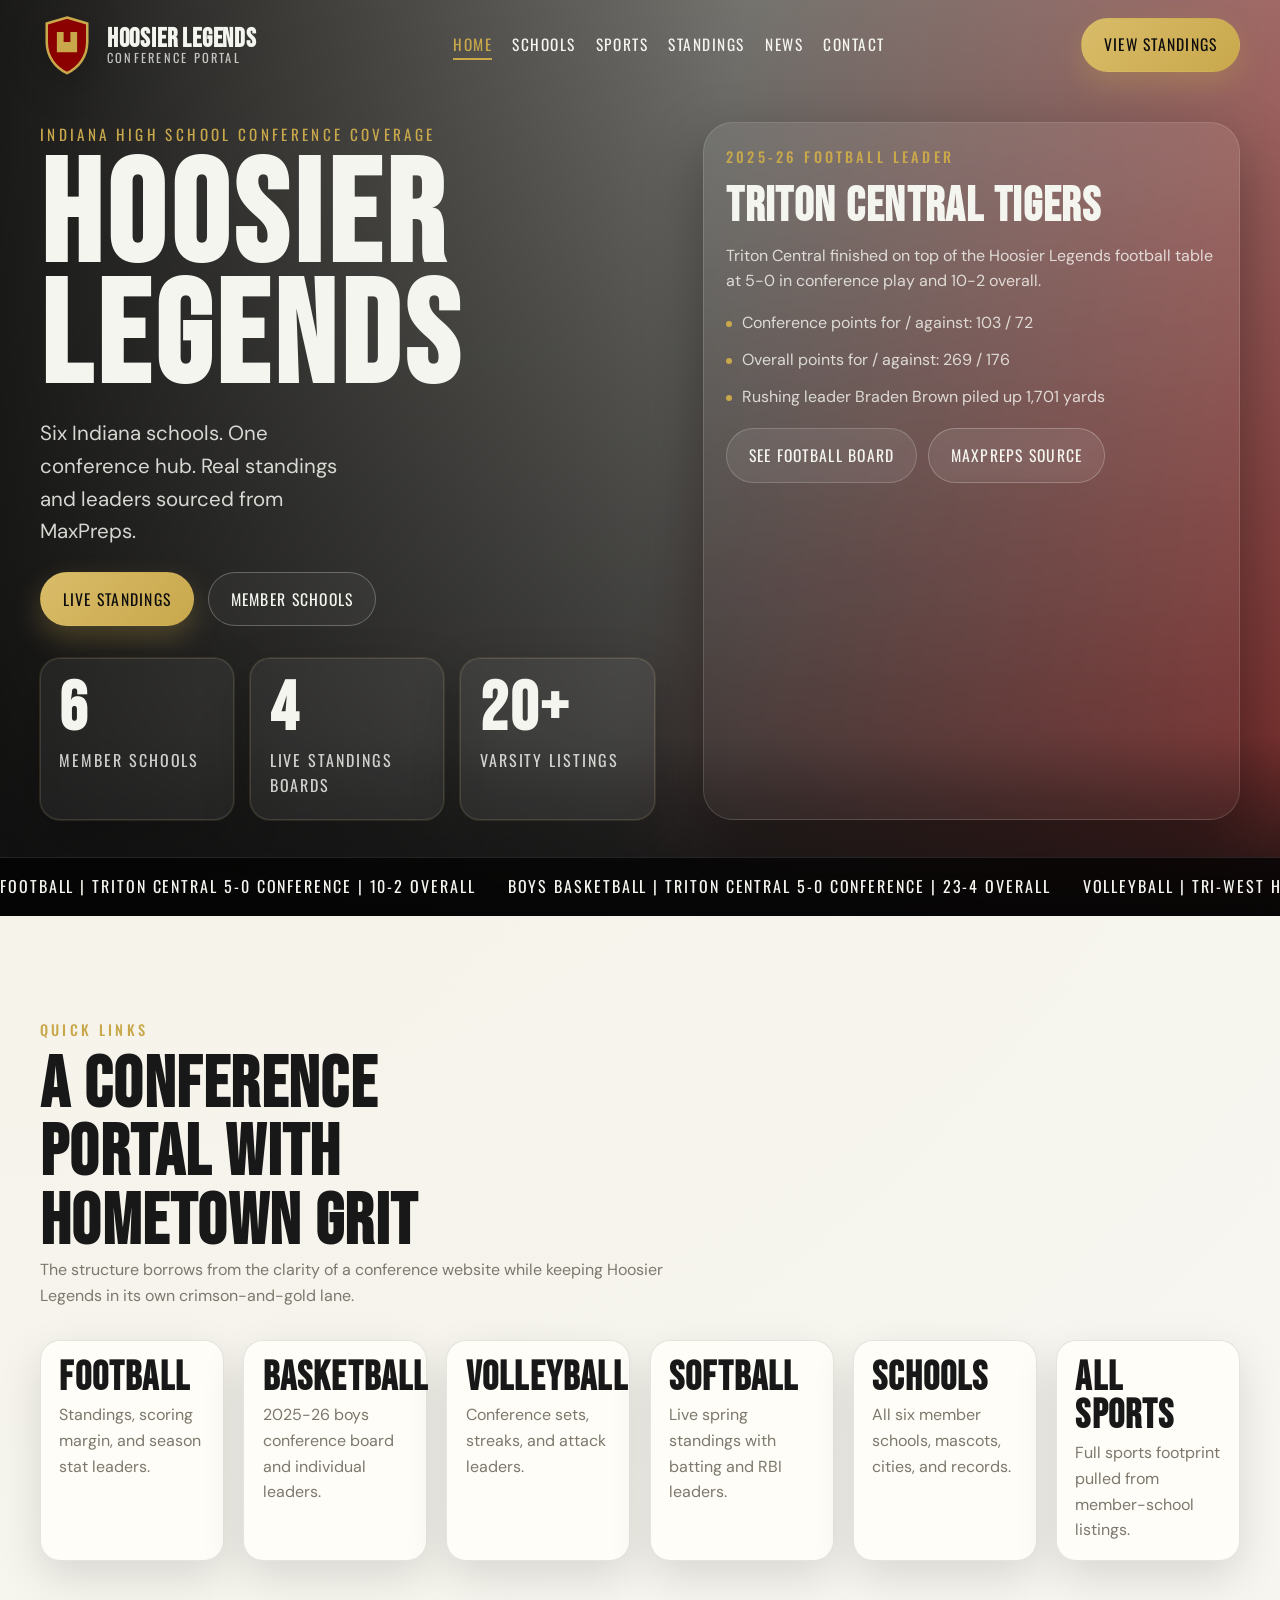
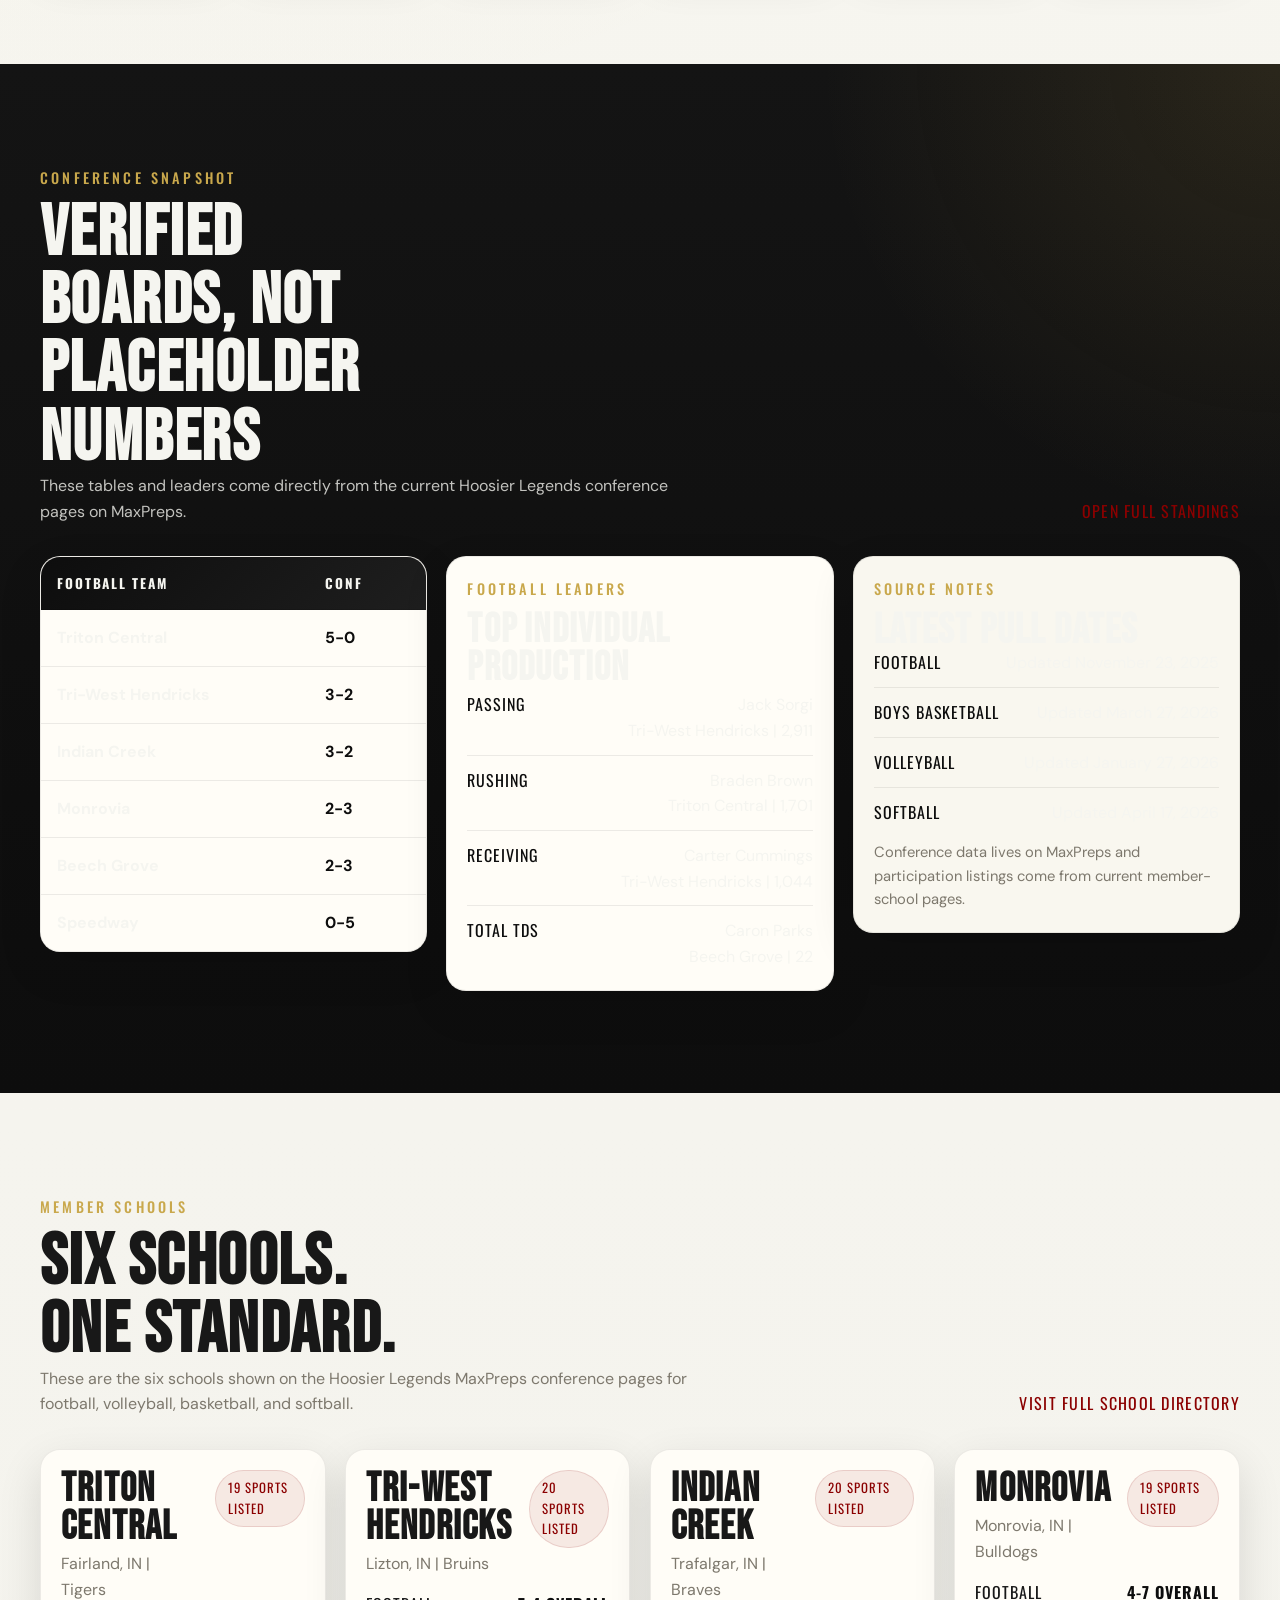
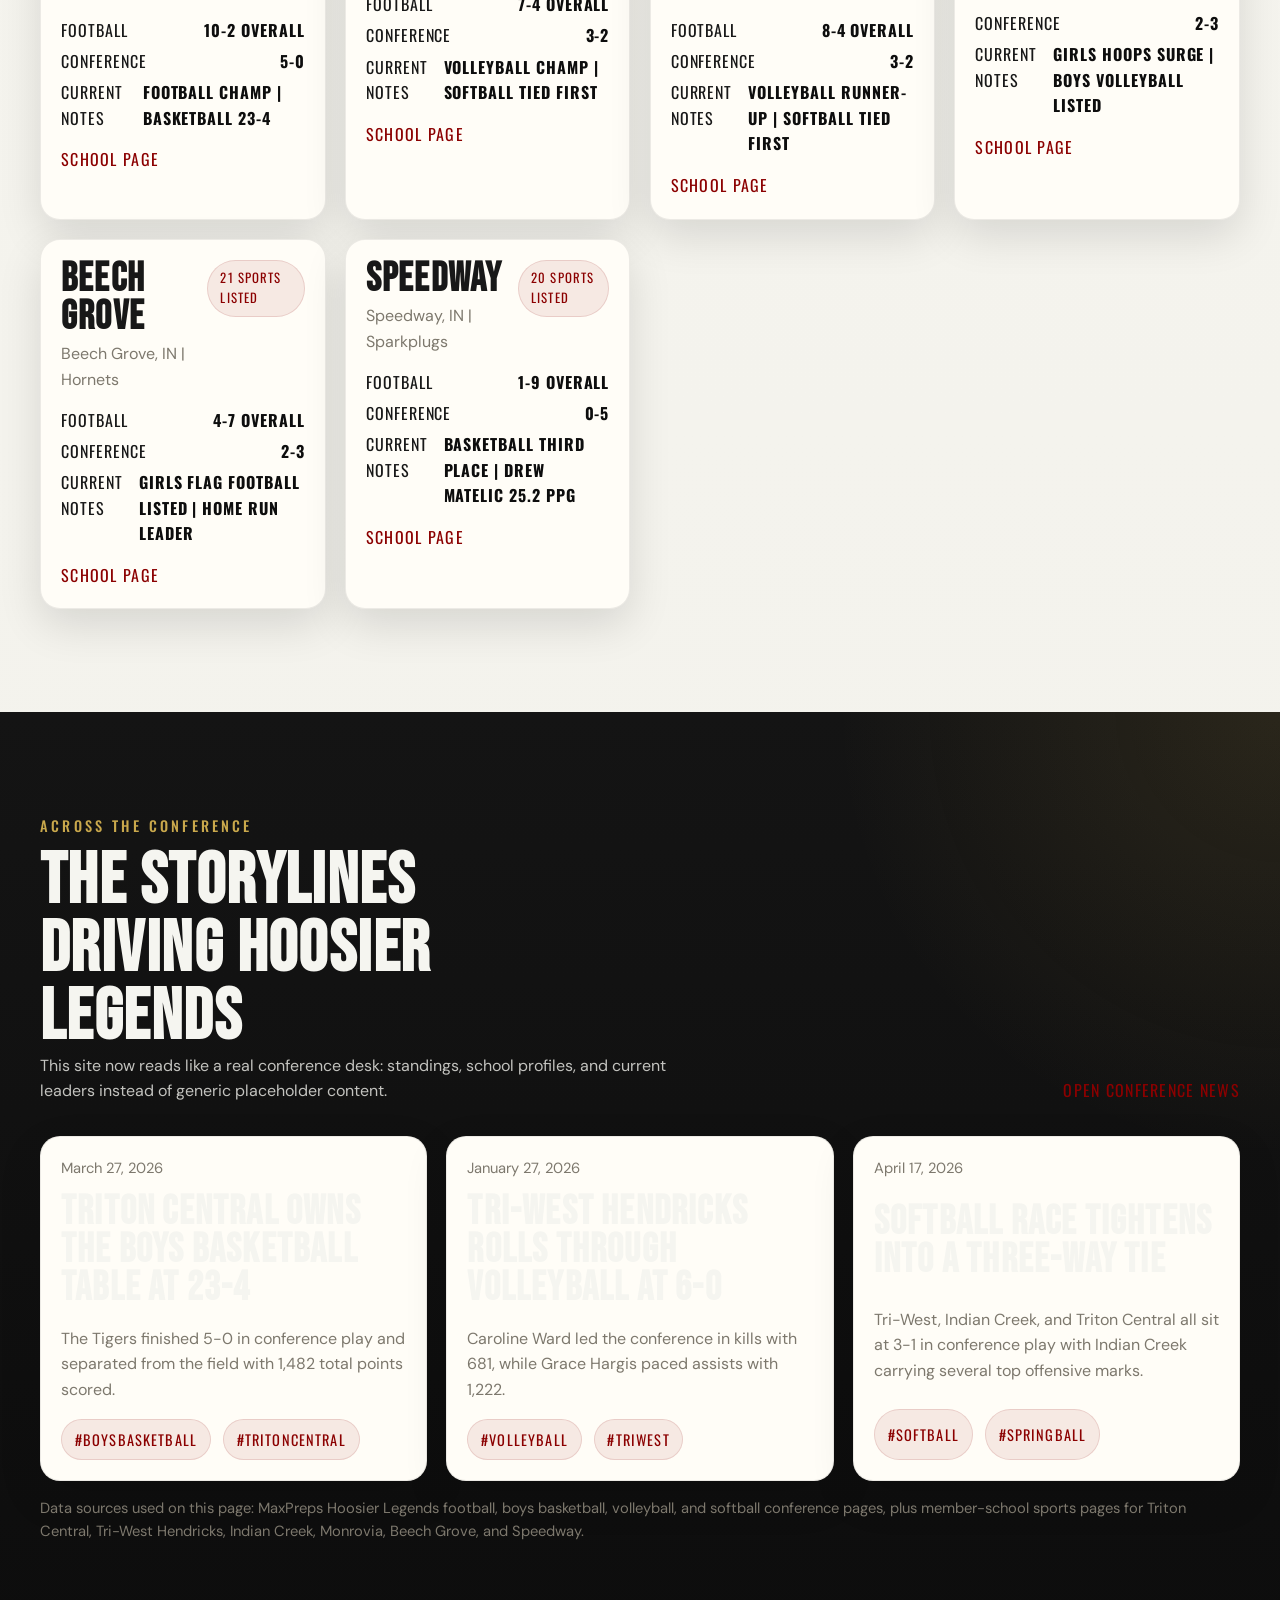
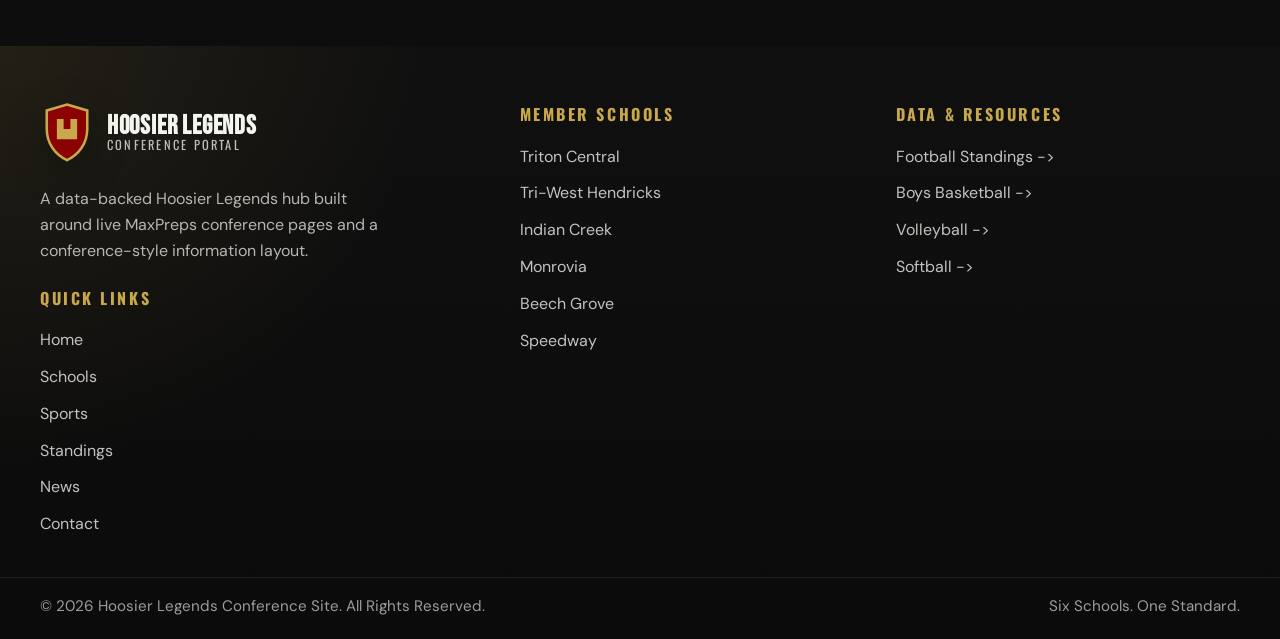
<file: index.html>
<!DOCTYPE html>
<html lang="en">
<head>
  <meta charset="UTF-8">
  <meta name="viewport" content="width=device-width, initial-scale=1.0">
  <meta name="description" content="Hoosier Legends Conference is a six-school Indiana high school conference hub built around real MaxPreps standings, member schools, and conference sports coverage.">
  <title>Hoosier Legends Conference | Home</title>
  <link rel="stylesheet" href="css/style.css">
</head>
<body class="page-home">
  <div class="nav-backdrop" data-menu-overlay></div>

  <header class="site-header" data-site-header>
    <div class="container nav-shell">
      <a class="brand" href="index.html" aria-label="Hoosier Legends home">
        <span class="brand-mark" aria-hidden="true">
          <svg viewBox="0 0 64 72" role="img" aria-label="Hoosier Legends shield logo">
            <path d="M32 3 56 10v22c0 17.5-10.2 30.2-24 37C18.2 62.2 8 49.5 8 32V10L32 3Z" fill="#8B0000" stroke="#C9A84C" stroke-width="3"/>
            <path d="M20 20h8v24h-8zm16 0h8v24h-8zM28 32h8v12h-8z" fill="#C9A84C"/>
          </svg>
        </span>
        <span class="brand-copy">
          <strong>Hoosier Legends</strong>
          <small>Conference Portal</small>
        </span>
      </a>

      <nav class="site-nav" id="site-navigation" data-site-nav aria-label="Main navigation">
        <ul class="nav-list">
          <li><a class="nav-link" href="index.html" aria-current="page">Home</a></li>
          <li><a class="nav-link" href="roster.html">Schools</a></li>
          <li><a class="nav-link" href="sports.html">Sports</a></li>
          <li><a class="nav-link" href="schedule.html">Standings</a></li>
          <li><a class="nav-link" href="news.html">News</a></li>
          <li><a class="nav-link" href="contact.html">Contact</a></li>
        </ul>
        <a class="cta-button mobile-nav-cta" href="schedule.html">View Standings</a>
      </nav>

      <div class="nav-actions">
        <a class="cta-button desktop-cta" href="schedule.html">View Standings</a>
        <button class="menu-toggle" type="button" aria-expanded="false" aria-controls="site-navigation" aria-label="Open menu" data-menu-toggle>
          <span></span>
          <span></span>
          <span></span>
        </button>
      </div>
    </div>
  </header>

  <main>
    <section class="hero-home" id="top">
      <div class="container hero-grid">
        <div class="hero-copy">
          <p class="hero-kicker">Indiana High School Conference Coverage</p>
          <h1 class="hero-title">
            <span>HOOSIER</span>
            <span>LEGENDS</span>
          </h1>
          <p class="hero-subtitle">Six Indiana schools. One conference hub. Real standings and leaders sourced from MaxPreps.</p>
          <div class="hero-actions">
            <a class="button button-gold" href="schedule.html">Live Standings</a>
            <a class="button button-outline" href="roster.html">Member Schools</a>
          </div>

          <div class="stat-bar" data-reveal>
            <article class="stat-block">
              <strong class="stat-number" data-counter="6">0</strong>
              <span class="stat-label">Member Schools</span>
            </article>
            <article class="stat-block">
              <strong class="stat-number" data-counter="4">0</strong>
              <span class="stat-label">Live Standings Boards</span>
            </article>
            <article class="stat-block">
              <strong class="stat-number" data-counter="20" data-suffix="+">0</strong>
              <span class="stat-label">Varsity Listings</span>
            </article>
          </div>
        </div>

        <aside class="hero-summary-card" data-reveal>
          <span class="eyebrow">2025-26 Football Leader</span>
          <h2>Triton Central Tigers</h2>
          <p>Triton Central finished on top of the Hoosier Legends football table at 5-0 in conference play and 10-2 overall.</p>
          <ul>
            <li>Conference points for / against: 103 / 72</li>
            <li>Overall points for / against: 269 / 176</li>
            <li>Rushing leader Braden Brown piled up 1,701 yards</li>
          </ul>
          <div class="card-link-row">
            <a class="button button-secondary" href="schedule.html">See Football Board</a>
            <a class="button button-outline" href="https://www.maxpreps.com/in/football/25-26/conference/hoosier-legends/?leagueid=77c8410e-6452-4e03-81e1-969a6cf5e6de" rel="noopener noreferrer" target="_blank">MaxPreps Source</a>
          </div>
        </aside>
      </div>

      <div class="hero-ticker" aria-label="Conference update ticker">
        <div class="ticker-track">
          <span>Football | Triton Central 5-0 conference | 10-2 overall</span>
          <span>Boys Basketball | Triton Central 5-0 conference | 23-4 overall</span>
          <span>Volleyball | Tri-West Hendricks 6-0 conference | 24-13 overall</span>
          <span>Softball | Tri-West, Indian Creek and Triton Central are all 3-1</span>
          <span>Football | Triton Central 5-0 conference | 10-2 overall</span>
          <span>Boys Basketball | Triton Central 5-0 conference | 23-4 overall</span>
          <span>Volleyball | Tri-West Hendricks 6-0 conference | 24-13 overall</span>
          <span>Softball | Tri-West, Indian Creek and Triton Central are all 3-1</span>
        </div>
      </div>
    </section>

    <section class="section-pad">
      <div class="container">
        <div class="section-header" data-reveal>
          <div>
            <span class="eyebrow">Quick Links</span>
            <h2 class="section-title">A Conference Portal With Hometown Grit</h2>
            <p class="section-copy">The structure borrows from the clarity of a conference website while keeping Hoosier Legends in its own crimson-and-gold lane.</p>
          </div>
        </div>

        <div class="conference-link-grid">
          <a class="conference-link" href="schedule.html" data-reveal>
            <strong>Football</strong>
            <span>Standings, scoring margin, and season stat leaders.</span>
          </a>
          <a class="conference-link" href="schedule.html" data-reveal>
            <strong>Basketball</strong>
            <span>2025-26 boys conference board and individual leaders.</span>
          </a>
          <a class="conference-link" href="schedule.html" data-reveal>
            <strong>Volleyball</strong>
            <span>Conference sets, streaks, and attack leaders.</span>
          </a>
          <a class="conference-link" href="schedule.html" data-reveal>
            <strong>Softball</strong>
            <span>Live spring standings with batting and RBI leaders.</span>
          </a>
          <a class="conference-link" href="roster.html" data-reveal>
            <strong>Schools</strong>
            <span>All six member schools, mascots, cities, and records.</span>
          </a>
          <a class="conference-link" href="sports.html" data-reveal>
            <strong>All Sports</strong>
            <span>Full sports footprint pulled from member-school listings.</span>
          </a>
        </div>
      </div>
    </section>

    <section class="section-dark section-pad">
      <div class="container">
        <div class="section-header" data-reveal>
          <div>
            <span class="eyebrow">Conference Snapshot</span>
            <h2 class="section-title">Verified Boards, Not Placeholder Numbers</h2>
            <p class="section-copy">These tables and leaders come directly from the current Hoosier Legends conference pages on MaxPreps.</p>
          </div>
          <a class="text-link" href="schedule.html">Open Full Standings</a>
        </div>

        <div class="highlight-grid">
          <article class="table-shell" data-reveal>
            <table class="standings-table">
              <thead>
                <tr>
                  <th scope="col">Football Team</th>
                  <th scope="col">Conf</th>
                  <th scope="col">Overall</th>
                  <th scope="col">PF</th>
                  <th scope="col">PA</th>
                </tr>
              </thead>
              <tbody>
                <tr>
                  <td><span class="team-name">Triton Central</span></td>
                  <td><span class="record-strong">5-0</span></td>
                  <td>10-2</td>
                  <td>269</td>
                  <td>176</td>
                </tr>
                <tr>
                  <td><span class="team-name">Tri-West Hendricks</span></td>
                  <td><span class="record-strong">3-2</span></td>
                  <td>7-4</td>
                  <td>346</td>
                  <td>252</td>
                </tr>
                <tr>
                  <td><span class="team-name">Indian Creek</span></td>
                  <td><span class="record-strong">3-2</span></td>
                  <td>8-4</td>
                  <td>398</td>
                  <td>215</td>
                </tr>
                <tr>
                  <td><span class="team-name">Monrovia</span></td>
                  <td><span class="record-strong">2-3</span></td>
                  <td>4-7</td>
                  <td>261</td>
                  <td>339</td>
                </tr>
                <tr>
                  <td><span class="team-name">Beech Grove</span></td>
                  <td><span class="record-strong">2-3</span></td>
                  <td>4-7</td>
                  <td>298</td>
                  <td>187</td>
                </tr>
                <tr>
                  <td><span class="team-name">Speedway</span></td>
                  <td><span class="record-strong">0-5</span></td>
                  <td>1-9</td>
                  <td>112</td>
                  <td>361</td>
                </tr>
              </tbody>
            </table>
          </article>

          <article class="leader-card" data-reveal>
            <span class="eyebrow">Football Leaders</span>
            <h3>Top Individual Production</h3>
            <div class="leader-list">
              <div class="leader-item">
                <span class="leader-label">Passing</span>
                <span class="leader-value">Jack Sorgi<br>Tri-West Hendricks | 2,911</span>
              </div>
              <div class="leader-item">
                <span class="leader-label">Rushing</span>
                <span class="leader-value">Braden Brown<br>Triton Central | 1,701</span>
              </div>
              <div class="leader-item">
                <span class="leader-label">Receiving</span>
                <span class="leader-value">Carter Cummings<br>Tri-West Hendricks | 1,044</span>
              </div>
              <div class="leader-item">
                <span class="leader-label">Total TDs</span>
                <span class="leader-value">Caron Parks<br>Beech Grove | 22</span>
              </div>
            </div>
          </article>

          <article class="source-card" data-reveal>
            <span class="eyebrow">Source Notes</span>
            <h3>Latest Pull Dates</h3>
            <div class="source-list">
              <div class="leader-item">
                <span class="leader-label">Football</span>
                <span class="leader-value">Updated November 23, 2025</span>
              </div>
              <div class="leader-item">
                <span class="leader-label">Boys Basketball</span>
                <span class="leader-value">Updated March 27, 2026</span>
              </div>
              <div class="leader-item">
                <span class="leader-label">Volleyball</span>
                <span class="leader-value">Updated January 27, 2026</span>
              </div>
              <div class="leader-item">
                <span class="leader-label">Softball</span>
                <span class="leader-value">Updated April 17, 2026</span>
              </div>
            </div>
            <p class="source-note">Conference data lives on MaxPreps and participation listings come from current member-school pages.</p>
          </article>
        </div>
      </div>
    </section>

    <section class="section-pad" id="member-schools">
      <div class="container">
        <div class="section-header" data-reveal>
          <div>
            <span class="eyebrow">Member Schools</span>
            <h2 class="section-title">Six Schools. One Standard.</h2>
            <p class="section-copy">These are the six schools shown on the Hoosier Legends MaxPreps conference pages for football, volleyball, basketball, and softball.</p>
          </div>
          <a class="text-link" href="roster.html">Visit Full School Directory</a>
        </div>

        <div class="school-grid">
          <article class="school-card" data-reveal>
            <div class="school-header">
              <div>
                <h3>Triton Central</h3>
                <p>Fairland, IN | Tigers</p>
              </div>
              <span class="school-pill">19 Sports Listed</span>
            </div>
            <div class="school-record">
              <div class="record-line"><span>Football</span><span>10-2 overall</span></div>
              <div class="record-line"><span>Conference</span><span>5-0</span></div>
              <div class="record-line"><span>Current notes</span><span>Football champ | Basketball 23-4</span></div>
            </div>
            <div class="card-link-row">
              <a class="text-link" href="https://www.maxpreps.com/in/fairland/triton-central-tigers/" rel="noopener noreferrer" target="_blank">School Page</a>
            </div>
          </article>

          <article class="school-card" data-reveal>
            <div class="school-header">
              <div>
                <h3>Tri-West Hendricks</h3>
                <p>Lizton, IN | Bruins</p>
              </div>
              <span class="school-pill">20 Sports Listed</span>
            </div>
            <div class="school-record">
              <div class="record-line"><span>Football</span><span>7-4 overall</span></div>
              <div class="record-line"><span>Conference</span><span>3-2</span></div>
              <div class="record-line"><span>Current notes</span><span>Volleyball champ | Softball tied first</span></div>
            </div>
            <div class="card-link-row">
              <a class="text-link" href="https://www.maxpreps.com/in/lizton/tri-west-hendricks-bruins/" rel="noopener noreferrer" target="_blank">School Page</a>
            </div>
          </article>

          <article class="school-card" data-reveal>
            <div class="school-header">
              <div>
                <h3>Indian Creek</h3>
                <p>Trafalgar, IN | Braves</p>
              </div>
              <span class="school-pill">20 Sports Listed</span>
            </div>
            <div class="school-record">
              <div class="record-line"><span>Football</span><span>8-4 overall</span></div>
              <div class="record-line"><span>Conference</span><span>3-2</span></div>
              <div class="record-line"><span>Current notes</span><span>Volleyball runner-up | Softball tied first</span></div>
            </div>
            <div class="card-link-row">
              <a class="text-link" href="https://www.maxpreps.com/in/trafalgar/indian-creek-braves/" rel="noopener noreferrer" target="_blank">School Page</a>
            </div>
          </article>

          <article class="school-card" data-reveal>
            <div class="school-header">
              <div>
                <h3>Monrovia</h3>
                <p>Monrovia, IN | Bulldogs</p>
              </div>
              <span class="school-pill">19 Sports Listed</span>
            </div>
            <div class="school-record">
              <div class="record-line"><span>Football</span><span>4-7 overall</span></div>
              <div class="record-line"><span>Conference</span><span>2-3</span></div>
              <div class="record-line"><span>Current notes</span><span>Girls hoops surge | Boys volleyball listed</span></div>
            </div>
            <div class="card-link-row">
              <a class="text-link" href="https://www.maxpreps.com/in/monrovia/monrovia-bulldogs/" rel="noopener noreferrer" target="_blank">School Page</a>
            </div>
          </article>

          <article class="school-card" data-reveal>
            <div class="school-header">
              <div>
                <h3>Beech Grove</h3>
                <p>Beech Grove, IN | Hornets</p>
              </div>
              <span class="school-pill">21 Sports Listed</span>
            </div>
            <div class="school-record">
              <div class="record-line"><span>Football</span><span>4-7 overall</span></div>
              <div class="record-line"><span>Conference</span><span>2-3</span></div>
              <div class="record-line"><span>Current notes</span><span>Girls flag football listed | Home run leader</span></div>
            </div>
            <div class="card-link-row">
              <a class="text-link" href="https://www.maxpreps.com/in/beech-grove/beech-grove-hornets/" rel="noopener noreferrer" target="_blank">School Page</a>
            </div>
          </article>

          <article class="school-card" data-reveal>
            <div class="school-header">
              <div>
                <h3>Speedway</h3>
                <p>Speedway, IN | Sparkplugs</p>
              </div>
              <span class="school-pill">20 Sports Listed</span>
            </div>
            <div class="school-record">
              <div class="record-line"><span>Football</span><span>1-9 overall</span></div>
              <div class="record-line"><span>Conference</span><span>0-5</span></div>
              <div class="record-line"><span>Current notes</span><span>Basketball third place | Drew Matelic 25.2 PPG</span></div>
            </div>
            <div class="card-link-row">
              <a class="text-link" href="https://www.maxpreps.com/in/speedway/speedway-sparkplugs/" rel="noopener noreferrer" target="_blank">School Page</a>
            </div>
          </article>
        </div>
      </div>
    </section>

    <section class="section-dark section-pad" id="featured-news">
      <div class="container">
        <div class="section-header" data-reveal>
          <div>
            <span class="eyebrow">Across the Conference</span>
            <h2 class="section-title">The Storylines Driving Hoosier Legends</h2>
            <p class="section-copy">This site now reads like a real conference desk: standings, school profiles, and current leaders instead of generic placeholder content.</p>
          </div>
          <a class="text-link" href="news.html">Open Conference News</a>
        </div>

        <div class="story-grid">
          <article class="story-card" data-reveal>
            <p class="story-date">March 27, 2026</p>
            <h3>Triton Central Owns the Boys Basketball Table at 23-4</h3>
            <p>The Tigers finished 5-0 in conference play and separated from the field with 1,482 total points scored.</p>
            <div class="tag-list">
              <span class="tag">#BoysBasketball</span>
              <span class="tag">#TritonCentral</span>
            </div>
          </article>

          <article class="story-card" data-reveal>
            <p class="story-date">January 27, 2026</p>
            <h3>Tri-West Hendricks Rolls Through Volleyball at 6-0</h3>
            <p>Caroline Ward led the conference in kills with 681, while Grace Hargis paced assists with 1,222.</p>
            <div class="tag-list">
              <span class="tag">#Volleyball</span>
              <span class="tag">#TriWest</span>
            </div>
          </article>

          <article class="story-card" data-reveal>
            <p class="story-date">April 17, 2026</p>
            <h3>Softball Race Tightens Into a Three-Way Tie</h3>
            <p>Tri-West, Indian Creek, and Triton Central all sit at 3-1 in conference play with Indian Creek carrying several top offensive marks.</p>
            <div class="tag-list">
              <span class="tag">#Softball</span>
              <span class="tag">#SpringBall</span>
            </div>
          </article>
        </div>

        <p class="source-note" data-reveal>Data sources used on this page: MaxPreps Hoosier Legends football, boys basketball, volleyball, and softball conference pages, plus member-school sports pages for Triton Central, Tri-West Hendricks, Indian Creek, Monrovia, Beech Grove, and Speedway.</p>
      </div>
    </section>
  </main>

  <footer class="site-footer">
    <div class="container footer-grid">
      <div class="footer-column footer-brand-column">
        <a class="brand brand-footer" href="index.html" aria-label="Hoosier Legends home">
          <span class="brand-mark" aria-hidden="true">
            <svg viewBox="0 0 64 72">
              <path d="M32 3 56 10v22c0 17.5-10.2 30.2-24 37C18.2 62.2 8 49.5 8 32V10L32 3Z" fill="#8B0000" stroke="#C9A84C" stroke-width="3"/>
              <path d="M20 20h8v24h-8zm16 0h8v24h-8zM28 32h8v12h-8z" fill="#C9A84C"/>
            </svg>
          </span>
          <span class="brand-copy">
            <strong>Hoosier Legends</strong>
            <small>Conference Portal</small>
          </span>
        </a>
        <p class="footer-copy">A data-backed Hoosier Legends hub built around live MaxPreps conference pages and a conference-style information layout.</p>
        <div>
          <h2 class="footer-title">Quick Links</h2>
          <ul class="footer-list">
            <li><a href="index.html">Home</a></li>
            <li><a href="roster.html">Schools</a></li>
            <li><a href="sports.html">Sports</a></li>
            <li><a href="schedule.html">Standings</a></li>
            <li><a href="news.html">News</a></li>
            <li><a href="contact.html">Contact</a></li>
          </ul>
        </div>
      </div>

      <div class="footer-column">
        <h2 class="footer-title">Member Schools</h2>
        <ul class="footer-list">
          <li><a href="roster.html#triton-central">Triton Central</a></li>
          <li><a href="roster.html#tri-west">Tri-West Hendricks</a></li>
          <li><a href="roster.html#indian-creek">Indian Creek</a></li>
          <li><a href="roster.html#monrovia">Monrovia</a></li>
          <li><a href="roster.html#beech-grove">Beech Grove</a></li>
          <li><a href="roster.html#speedway">Speedway</a></li>
        </ul>
      </div>

      <div class="footer-column">
        <h2 class="footer-title">Data &amp; Resources</h2>
        <ul class="footer-list">
          <li><a class="is-external" href="https://www.maxpreps.com/in/football/25-26/conference/hoosier-legends/?leagueid=77c8410e-6452-4e03-81e1-969a6cf5e6de" rel="noopener noreferrer" target="_blank">Football Standings</a></li>
          <li><a class="is-external" href="https://www.maxpreps.com/in/basketball/25-26/conference/hoosier-legends/?leagueid=b8c44c53-f9f5-44f8-a336-372d9093a731" rel="noopener noreferrer" target="_blank">Boys Basketball</a></li>
          <li><a class="is-external" href="https://www.maxpreps.com/in/volleyball/25-26/conference/hoosier-legends/?leagueid=da147ff2-4626-4316-850d-4c927e158b5e" rel="noopener noreferrer" target="_blank">Volleyball</a></li>
          <li><a class="is-external" href="https://www.maxpreps.com/in/softball/25-26/conference/hoosier-legends/?leagueid=6c20ca4c-0315-4ba6-a2e6-22b212a89910" rel="noopener noreferrer" target="_blank">Softball</a></li>
        </ul>
      </div>
    </div>

    <div class="footer-bottom">
      <div class="container footer-bottom-inner">
        <p>&copy; 2026 Hoosier Legends Conference Site. All Rights Reserved.</p>
        <p>Six Schools. One Standard.</p>
      </div>
    </div>
  </footer>

  <script src="js/main.js"></script>
</body>
</html>
</file>
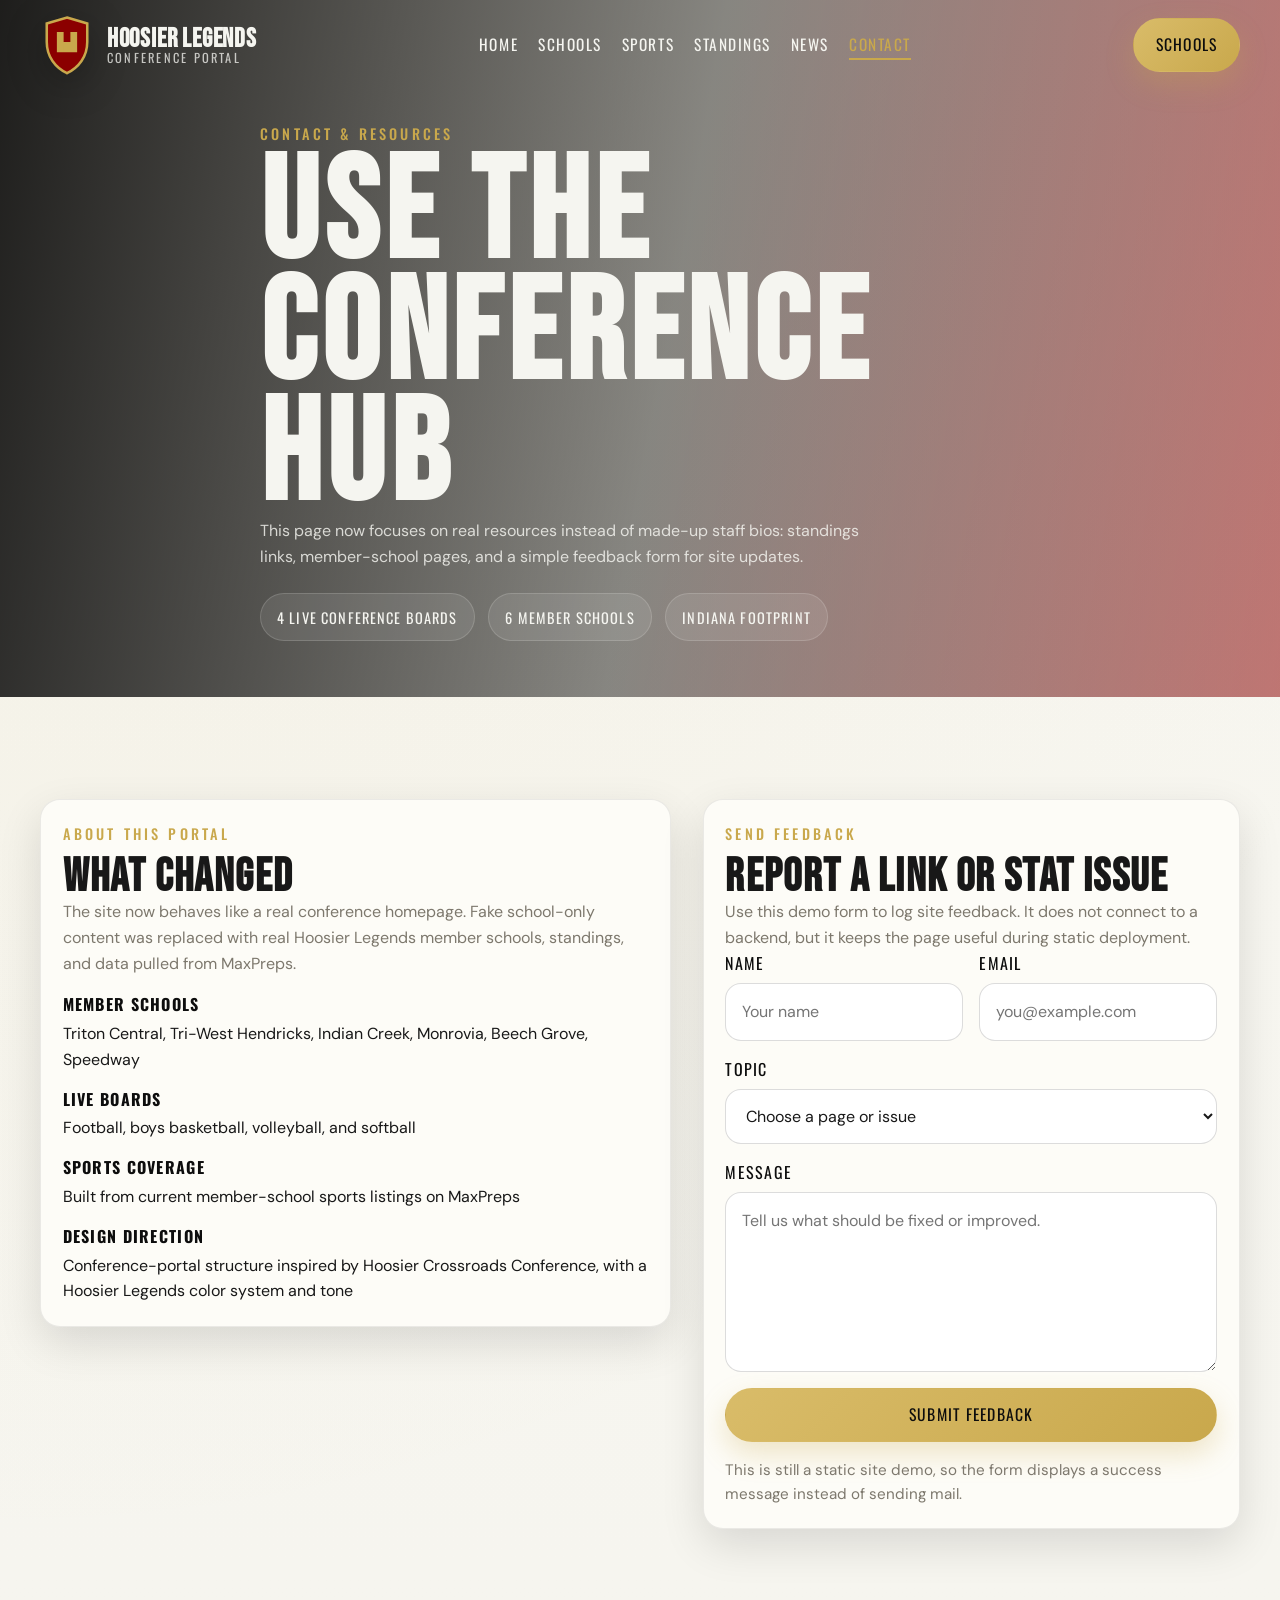
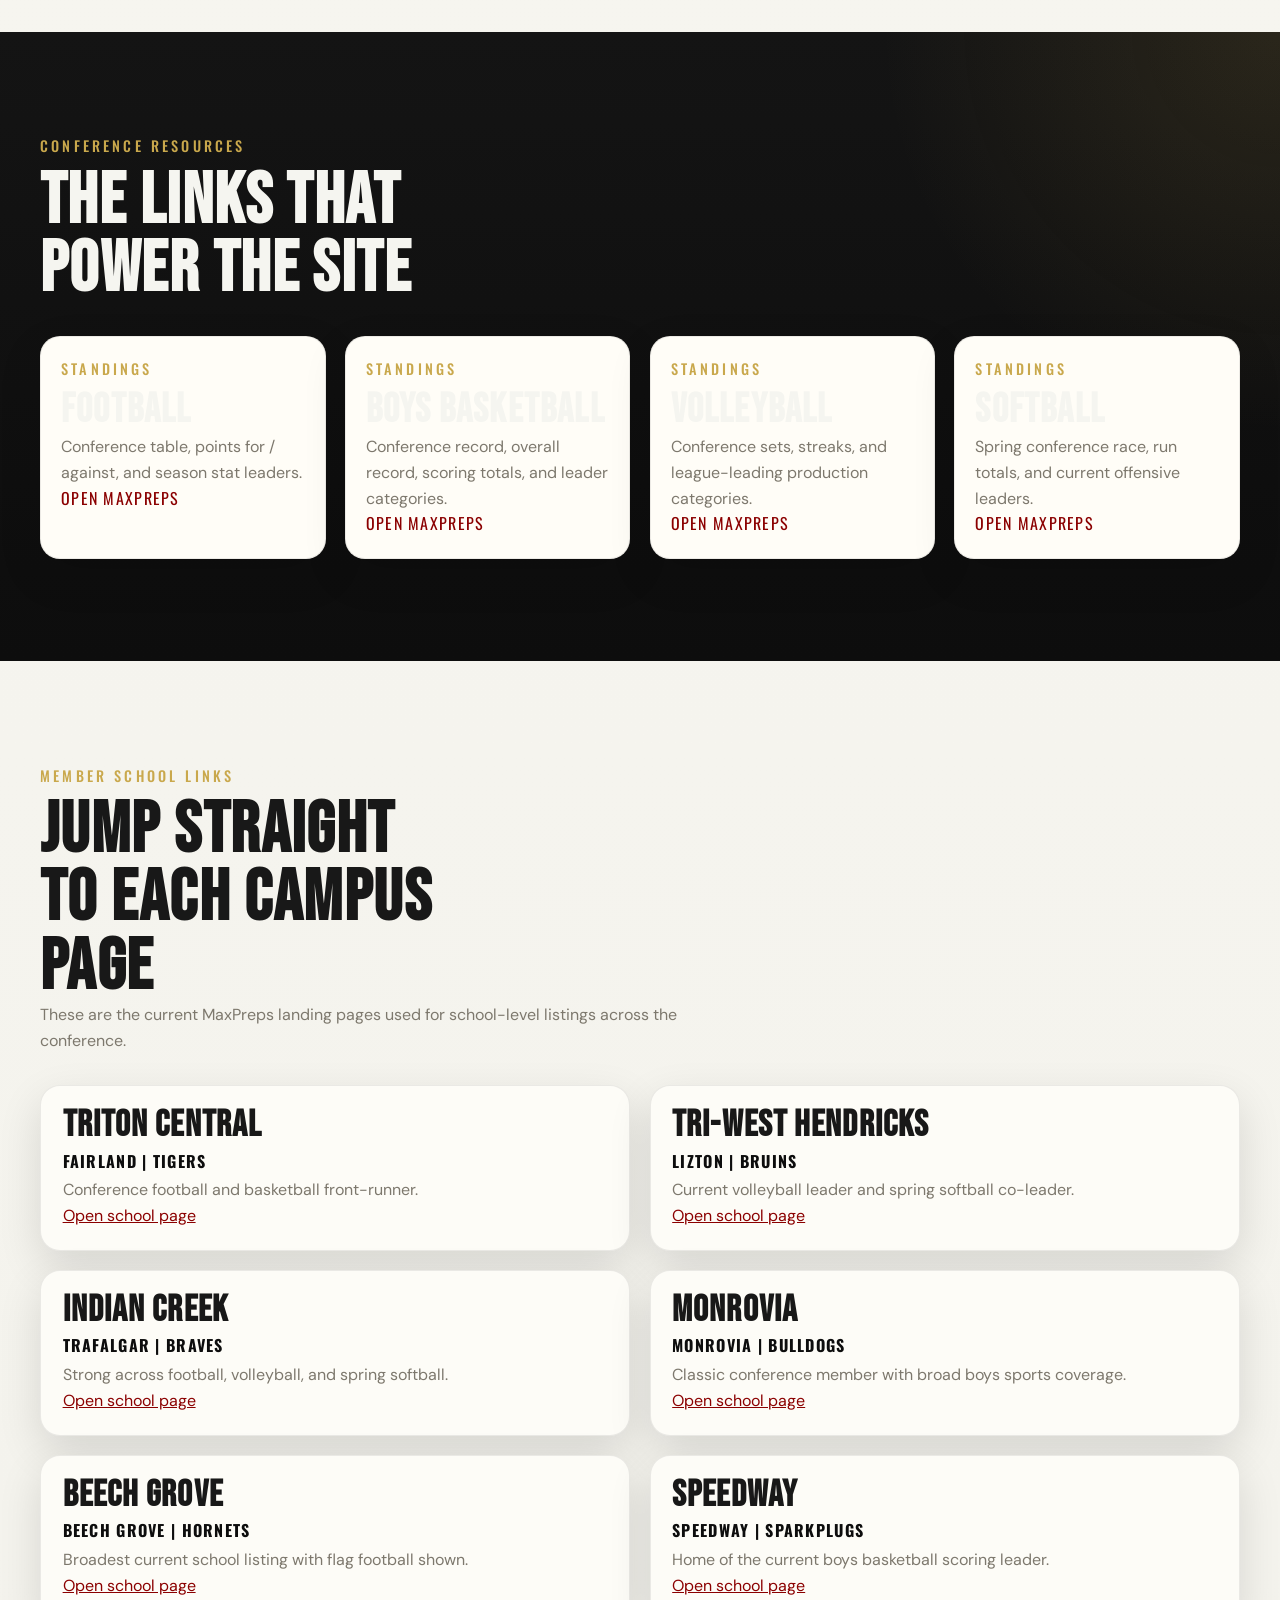
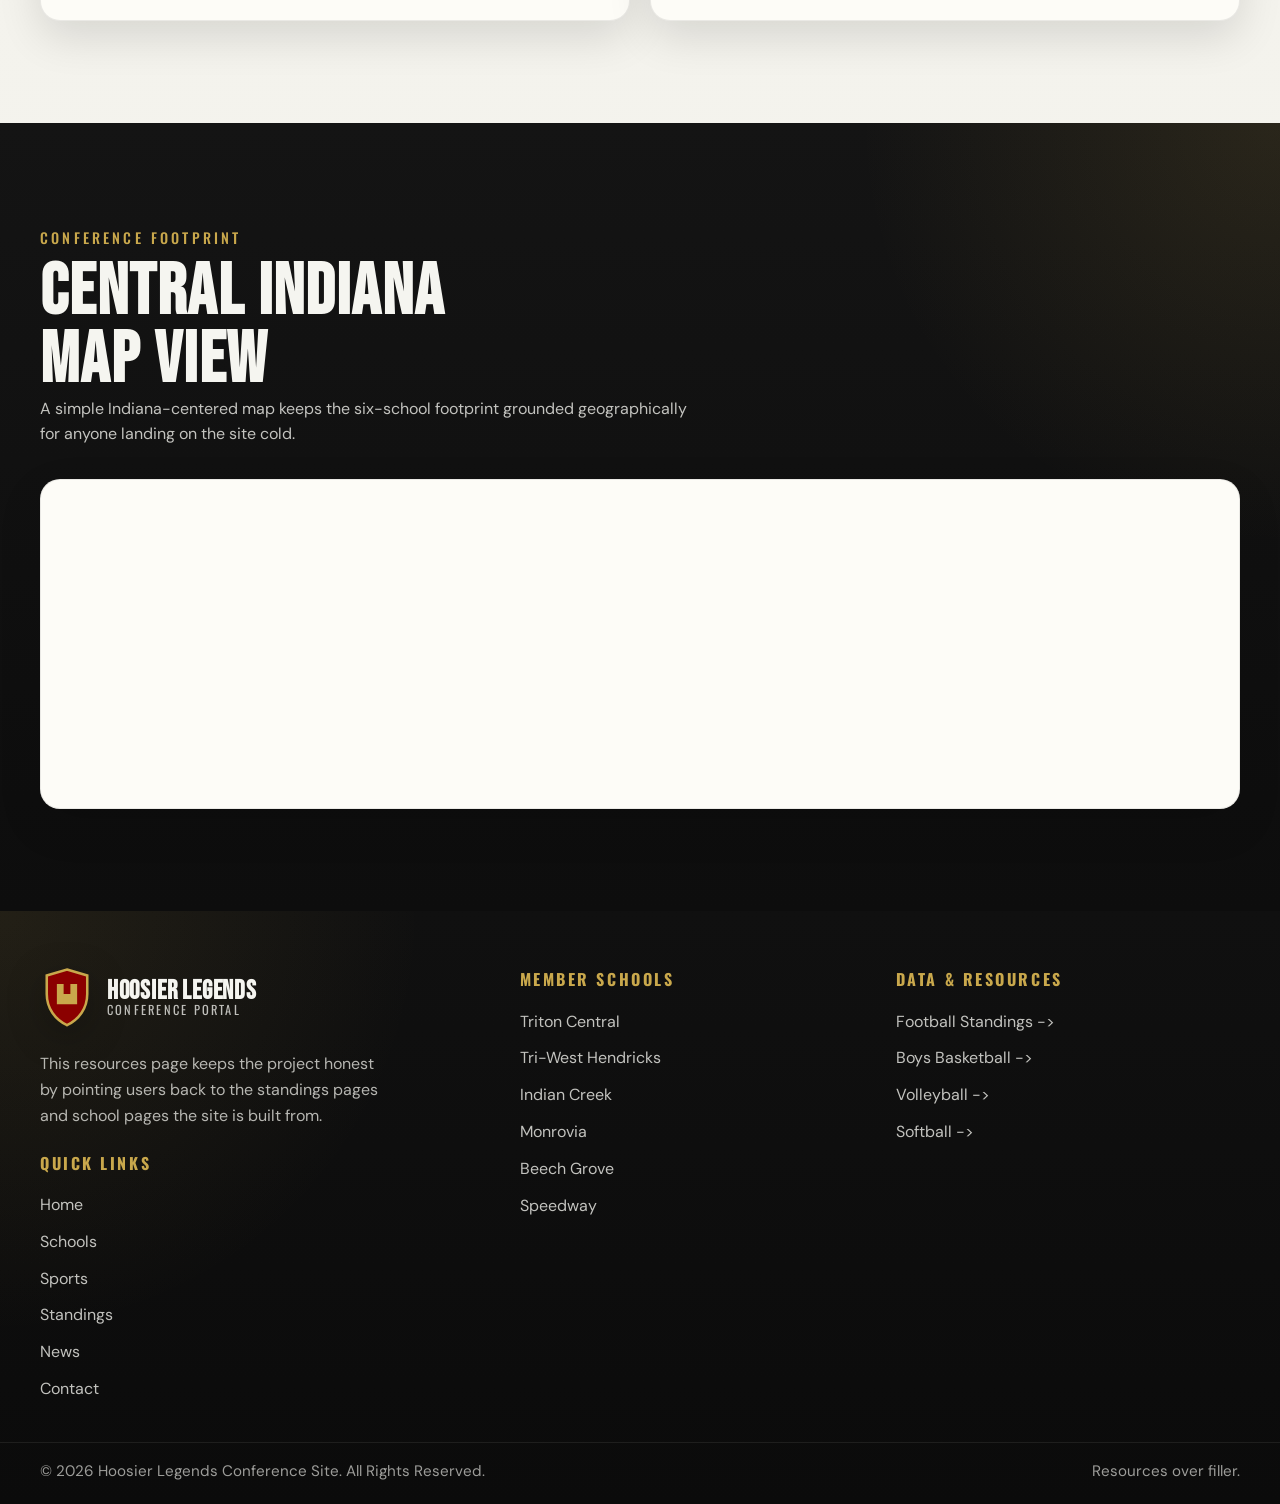
<file: contact.html>
<!DOCTYPE html>
<html lang="en">
<head>
  <meta charset="UTF-8">
  <meta name="viewport" content="width=device-width, initial-scale=1.0">
  <meta name="description" content="Access Hoosier Legends conference resources, member-school links, and site feedback tools.">
  <title>Hoosier Legends Conference | Contact & Resources</title>
  <link rel="stylesheet" href="css/style.css">
</head>
<body class="page-contact">
  <div class="nav-backdrop" data-menu-overlay></div>

  <header class="site-header" data-site-header>
    <div class="container nav-shell">
      <a class="brand" href="index.html" aria-label="Hoosier Legends home">
        <span class="brand-mark" aria-hidden="true">
          <svg viewBox="0 0 64 72">
            <path d="M32 3 56 10v22c0 17.5-10.2 30.2-24 37C18.2 62.2 8 49.5 8 32V10L32 3Z" fill="#8B0000" stroke="#C9A84C" stroke-width="3"/>
            <path d="M20 20h8v24h-8zm16 0h8v24h-8zM28 32h8v12h-8z" fill="#C9A84C"/>
          </svg>
        </span>
        <span class="brand-copy">
          <strong>Hoosier Legends</strong>
          <small>Conference Portal</small>
        </span>
      </a>

      <nav class="site-nav" id="site-navigation" data-site-nav aria-label="Main navigation">
        <ul class="nav-list">
          <li><a class="nav-link" href="index.html">Home</a></li>
          <li><a class="nav-link" href="roster.html">Schools</a></li>
          <li><a class="nav-link" href="sports.html">Sports</a></li>
          <li><a class="nav-link" href="schedule.html">Standings</a></li>
          <li><a class="nav-link" href="news.html">News</a></li>
          <li><a class="nav-link" href="contact.html" aria-current="page">Contact</a></li>
        </ul>
        <a class="cta-button mobile-nav-cta" href="roster.html">Schools</a>
      </nav>

      <div class="nav-actions">
        <a class="cta-button desktop-cta" href="roster.html">Schools</a>
        <button class="menu-toggle" type="button" aria-expanded="false" aria-controls="site-navigation" aria-label="Open menu" data-menu-toggle>
          <span></span>
          <span></span>
          <span></span>
        </button>
      </div>
    </div>
  </header>

  <main>
    <section class="inner-hero hero-contact">
      <div class="container inner-hero-copy">
        <span class="eyebrow">Contact &amp; Resources</span>
        <h1 class="hero-title">
          <span>Use the</span>
          <span>Conference Hub</span>
        </h1>
        <p>This page now focuses on real resources instead of made-up staff bios: standings links, member-school pages, and a simple feedback form for site updates.</p>
        <div class="metric-row">
          <span class="metric-chip">4 Live Conference Boards</span>
          <span class="metric-chip">6 Member Schools</span>
          <span class="metric-chip">Indiana Footprint</span>
        </div>
      </div>
    </section>

    <section class="section-pad">
      <div class="container">
        <div class="contact-grid">
          <article class="info-card" data-reveal>
            <div class="info-card-body">
              <span class="eyebrow">About This Portal</span>
              <h2 class="contact-card-title">What Changed</h2>
              <p>The site now behaves like a real conference homepage. Fake school-only content was replaced with real Hoosier Legends member schools, standings, and data pulled from MaxPreps.</p>

              <div class="contact-detail-list">
                <div>
                  <strong>Member Schools</strong>
                  <span>Triton Central, Tri-West Hendricks, Indian Creek, Monrovia, Beech Grove, Speedway</span>
                </div>
                <div>
                  <strong>Live Boards</strong>
                  <span>Football, boys basketball, volleyball, and softball</span>
                </div>
                <div>
                  <strong>Sports Coverage</strong>
                  <span>Built from current member-school sports listings on MaxPreps</span>
                </div>
                <div>
                  <strong>Design Direction</strong>
                  <span>Conference-portal structure inspired by Hoosier Crossroads Conference, with a Hoosier Legends color system and tone</span>
                </div>
              </div>
            </div>
          </article>

          <article class="contact-panel" data-reveal>
            <div class="contact-panel-body">
              <span class="eyebrow">Send Feedback</span>
              <h2 class="contact-card-title">Report a Link or Stat Issue</h2>
              <p>Use this demo form to log site feedback. It does not connect to a backend, but it keeps the page useful during static deployment.</p>

              <form class="contact-form" data-contact-form>
                <div class="form-grid">
                  <div class="form-field">
                    <label for="name">Name</label>
                    <input id="name" name="name" type="text" placeholder="Your name" required>
                  </div>
                  <div class="form-field">
                    <label for="email">Email</label>
                    <input id="email" name="email" type="email" placeholder="you@example.com" required>
                  </div>
                  <div class="form-field full-width">
                    <label for="subject">Topic</label>
                    <select id="subject" name="subject" required>
                      <option value="">Choose a page or issue</option>
                      <option>Football board</option>
                      <option>Basketball board</option>
                      <option>Volleyball board</option>
                      <option>Softball board</option>
                      <option>Member schools page</option>
                      <option>Sports listings</option>
                      <option>General site feedback</option>
                    </select>
                  </div>
                  <div class="form-field full-width">
                    <label for="message">Message</label>
                    <textarea id="message" name="message" placeholder="Tell us what should be fixed or improved." required></textarea>
                  </div>
                </div>
                <button class="button button-gold" type="submit">Submit Feedback</button>
                <p class="form-note">This is still a static site demo, so the form displays a success message instead of sending mail.</p>
                <p class="form-success" data-form-success hidden></p>
              </form>
            </div>
          </article>
        </div>
      </div>
    </section>

    <section class="section-dark section-pad">
      <div class="container">
        <div class="section-header" data-reveal>
          <div>
            <span class="eyebrow">Conference Resources</span>
            <h2 class="section-title">The Links That Power the Site</h2>
          </div>
        </div>

        <div class="resource-grid">
          <article class="resource-card" data-reveal>
            <span class="eyebrow">Standings</span>
            <h3>Football</h3>
            <p>Conference table, points for / against, and season stat leaders.</p>
            <a class="text-link" href="https://www.maxpreps.com/in/football/25-26/conference/hoosier-legends/?leagueid=77c8410e-6452-4e03-81e1-969a6cf5e6de" rel="noopener noreferrer" target="_blank">Open MaxPreps</a>
          </article>

          <article class="resource-card" data-reveal>
            <span class="eyebrow">Standings</span>
            <h3>Boys Basketball</h3>
            <p>Conference record, overall record, scoring totals, and leader categories.</p>
            <a class="text-link" href="https://www.maxpreps.com/in/basketball/25-26/conference/hoosier-legends/?leagueid=b8c44c53-f9f5-44f8-a336-372d9093a731" rel="noopener noreferrer" target="_blank">Open MaxPreps</a>
          </article>

          <article class="resource-card" data-reveal>
            <span class="eyebrow">Standings</span>
            <h3>Volleyball</h3>
            <p>Conference sets, streaks, and league-leading production categories.</p>
            <a class="text-link" href="https://www.maxpreps.com/in/volleyball/25-26/conference/hoosier-legends/?leagueid=da147ff2-4626-4316-850d-4c927e158b5e" rel="noopener noreferrer" target="_blank">Open MaxPreps</a>
          </article>

          <article class="resource-card" data-reveal>
            <span class="eyebrow">Standings</span>
            <h3>Softball</h3>
            <p>Spring conference race, run totals, and current offensive leaders.</p>
            <a class="text-link" href="https://www.maxpreps.com/in/softball/25-26/conference/hoosier-legends/?leagueid=6c20ca4c-0315-4ba6-a2e6-22b212a89910" rel="noopener noreferrer" target="_blank">Open MaxPreps</a>
          </article>
        </div>
      </div>
    </section>

    <section class="section-pad">
      <div class="container">
        <div class="section-header" data-reveal>
          <div>
            <span class="eyebrow">Member School Links</span>
            <h2 class="section-title">Jump Straight to Each Campus Page</h2>
            <p class="section-copy">These are the current MaxPreps landing pages used for school-level listings across the conference.</p>
          </div>
        </div>

        <div class="directory-grid">
          <article class="directory-card" data-reveal>
            <div class="directory-card-body">
              <h3>Triton Central</h3>
              <strong>Fairland | Tigers</strong>
              <p>Conference football and basketball front-runner.</p>
              <p><a href="https://www.maxpreps.com/in/fairland/triton-central-tigers/" rel="noopener noreferrer" target="_blank">Open school page</a></p>
            </div>
          </article>
          <article class="directory-card" data-reveal>
            <div class="directory-card-body">
              <h3>Tri-West Hendricks</h3>
              <strong>Lizton | Bruins</strong>
              <p>Current volleyball leader and spring softball co-leader.</p>
              <p><a href="https://www.maxpreps.com/in/lizton/tri-west-hendricks-bruins/" rel="noopener noreferrer" target="_blank">Open school page</a></p>
            </div>
          </article>
          <article class="directory-card" data-reveal>
            <div class="directory-card-body">
              <h3>Indian Creek</h3>
              <strong>Trafalgar | Braves</strong>
              <p>Strong across football, volleyball, and spring softball.</p>
              <p><a href="https://www.maxpreps.com/in/trafalgar/indian-creek-braves/" rel="noopener noreferrer" target="_blank">Open school page</a></p>
            </div>
          </article>
          <article class="directory-card" data-reveal>
            <div class="directory-card-body">
              <h3>Monrovia</h3>
              <strong>Monrovia | Bulldogs</strong>
              <p>Classic conference member with broad boys sports coverage.</p>
              <p><a href="https://www.maxpreps.com/in/monrovia/monrovia-bulldogs/" rel="noopener noreferrer" target="_blank">Open school page</a></p>
            </div>
          </article>
          <article class="directory-card" data-reveal>
            <div class="directory-card-body">
              <h3>Beech Grove</h3>
              <strong>Beech Grove | Hornets</strong>
              <p>Broadest current school listing with flag football shown.</p>
              <p><a href="https://www.maxpreps.com/in/beech-grove/beech-grove-hornets/" rel="noopener noreferrer" target="_blank">Open school page</a></p>
            </div>
          </article>
          <article class="directory-card" data-reveal>
            <div class="directory-card-body">
              <h3>Speedway</h3>
              <strong>Speedway | Sparkplugs</strong>
              <p>Home of the current boys basketball scoring leader.</p>
              <p><a href="https://www.maxpreps.com/in/speedway/speedway-sparkplugs/" rel="noopener noreferrer" target="_blank">Open school page</a></p>
            </div>
          </article>
        </div>
      </div>
    </section>

    <section class="section-dark section-pad">
      <div class="container">
        <div class="section-header" data-reveal>
          <div>
            <span class="eyebrow">Conference Footprint</span>
            <h2 class="section-title">Central Indiana Map View</h2>
            <p class="section-copy">A simple Indiana-centered map keeps the six-school footprint grounded geographically for anyone landing on the site cold.</p>
          </div>
        </div>

        <div class="contact-panel" data-reveal>
          <iframe class="map-frame" title="Central Indiana map placeholder" src="https://www.google.com/maps?q=Indianapolis%2C%20Indiana&output=embed" loading="lazy" referrerpolicy="no-referrer-when-downgrade"></iframe>
        </div>
      </div>
    </section>
  </main>

  <footer class="site-footer">
    <div class="container footer-grid">
      <div class="footer-column footer-brand-column">
        <a class="brand brand-footer" href="index.html" aria-label="Hoosier Legends home">
          <span class="brand-mark" aria-hidden="true">
            <svg viewBox="0 0 64 72">
              <path d="M32 3 56 10v22c0 17.5-10.2 30.2-24 37C18.2 62.2 8 49.5 8 32V10L32 3Z" fill="#8B0000" stroke="#C9A84C" stroke-width="3"/>
              <path d="M20 20h8v24h-8zm16 0h8v24h-8zM28 32h8v12h-8z" fill="#C9A84C"/>
            </svg>
          </span>
          <span class="brand-copy">
            <strong>Hoosier Legends</strong>
            <small>Conference Portal</small>
          </span>
        </a>
        <p class="footer-copy">This resources page keeps the project honest by pointing users back to the standings pages and school pages the site is built from.</p>
        <div>
          <h2 class="footer-title">Quick Links</h2>
          <ul class="footer-list">
            <li><a href="index.html">Home</a></li>
            <li><a href="roster.html">Schools</a></li>
            <li><a href="sports.html">Sports</a></li>
            <li><a href="schedule.html">Standings</a></li>
            <li><a href="news.html">News</a></li>
            <li><a href="contact.html">Contact</a></li>
          </ul>
        </div>
      </div>

      <div class="footer-column">
        <h2 class="footer-title">Member Schools</h2>
        <ul class="footer-list">
          <li><a href="roster.html#triton-central">Triton Central</a></li>
          <li><a href="roster.html#tri-west">Tri-West Hendricks</a></li>
          <li><a href="roster.html#indian-creek">Indian Creek</a></li>
          <li><a href="roster.html#monrovia">Monrovia</a></li>
          <li><a href="roster.html#beech-grove">Beech Grove</a></li>
          <li><a href="roster.html#speedway">Speedway</a></li>
        </ul>
      </div>

      <div class="footer-column">
        <h2 class="footer-title">Data &amp; Resources</h2>
        <ul class="footer-list">
          <li><a class="is-external" href="https://www.maxpreps.com/in/football/25-26/conference/hoosier-legends/?leagueid=77c8410e-6452-4e03-81e1-969a6cf5e6de" rel="noopener noreferrer" target="_blank">Football Standings</a></li>
          <li><a class="is-external" href="https://www.maxpreps.com/in/basketball/25-26/conference/hoosier-legends/?leagueid=b8c44c53-f9f5-44f8-a336-372d9093a731" rel="noopener noreferrer" target="_blank">Boys Basketball</a></li>
          <li><a class="is-external" href="https://www.maxpreps.com/in/volleyball/25-26/conference/hoosier-legends/?leagueid=da147ff2-4626-4316-850d-4c927e158b5e" rel="noopener noreferrer" target="_blank">Volleyball</a></li>
          <li><a class="is-external" href="https://www.maxpreps.com/in/softball/25-26/conference/hoosier-legends/?leagueid=6c20ca4c-0315-4ba6-a2e6-22b212a89910" rel="noopener noreferrer" target="_blank">Softball</a></li>
        </ul>
      </div>
    </div>

    <div class="footer-bottom">
      <div class="container footer-bottom-inner">
        <p>&copy; 2026 Hoosier Legends Conference Site. All Rights Reserved.</p>
        <p>Resources over filler.</p>
      </div>
    </div>
  </footer>

  <script src="js/main.js"></script>
</body>
</html>
</file>
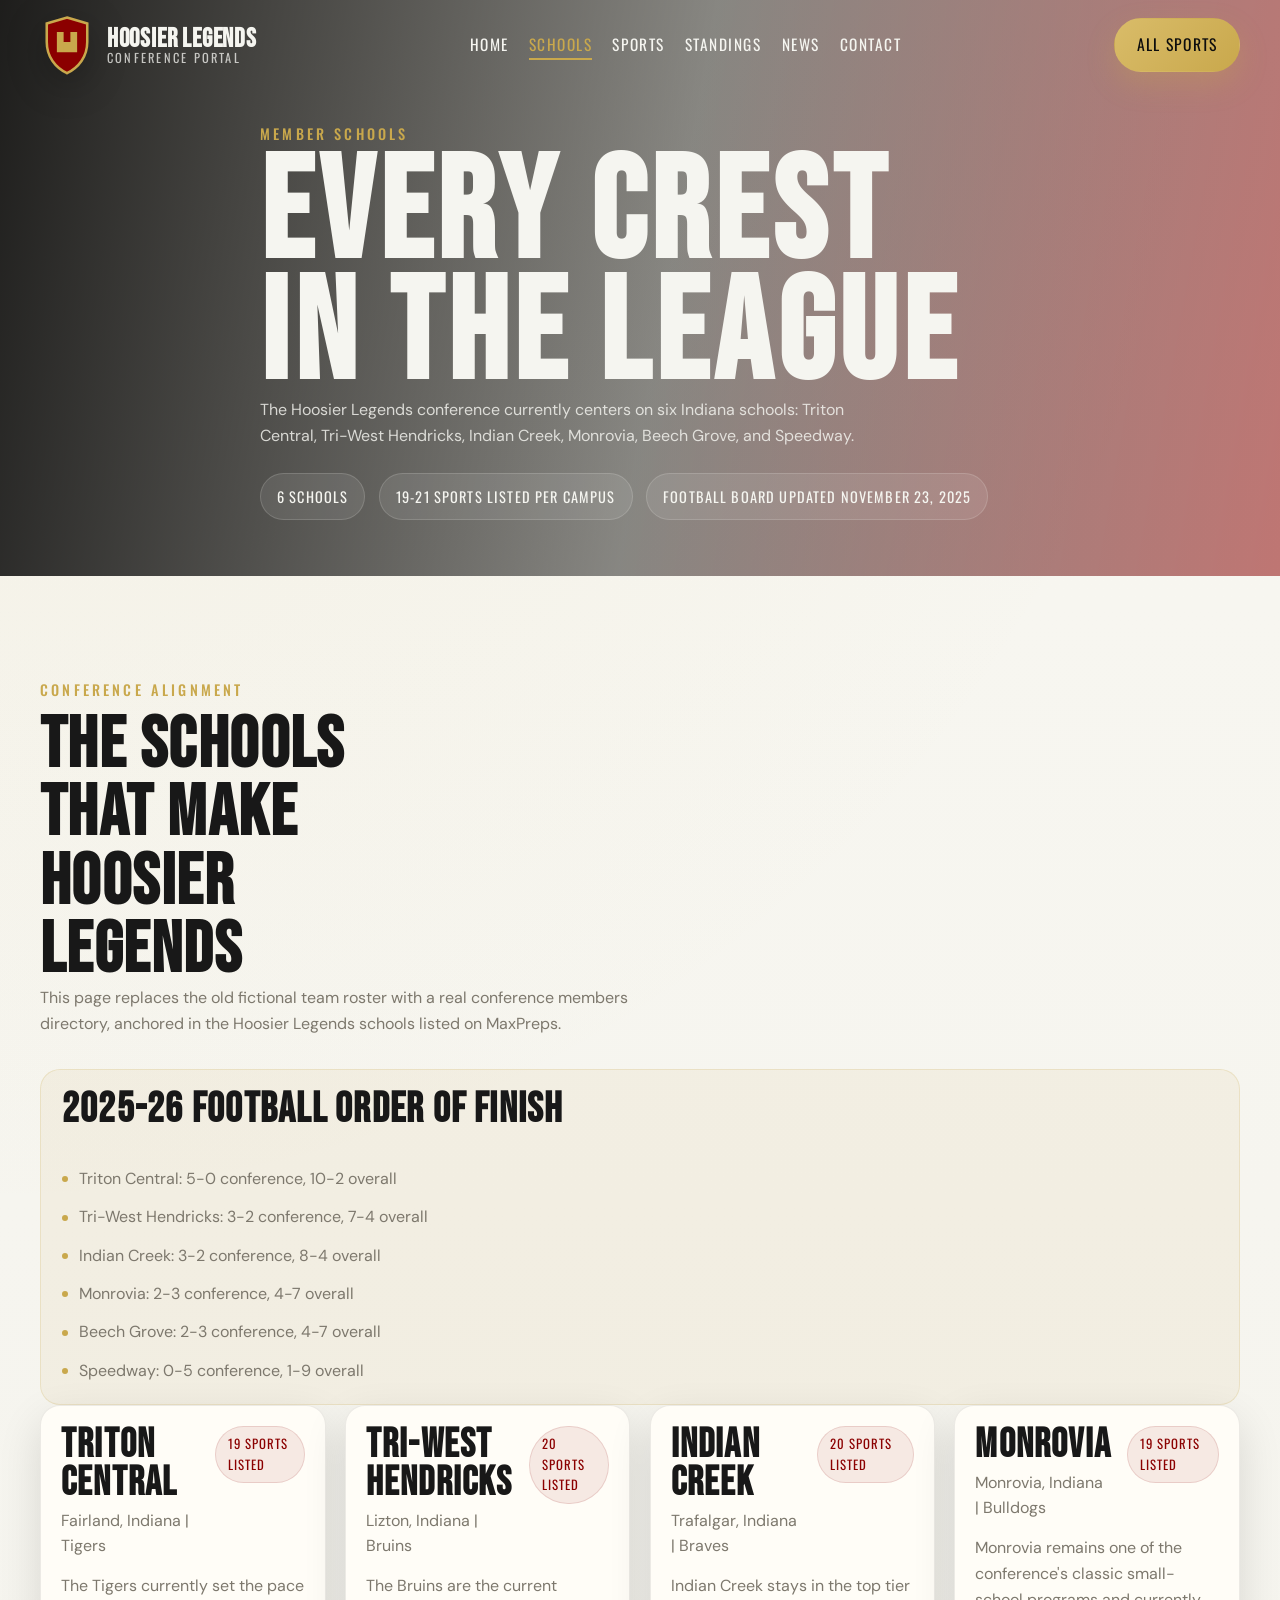
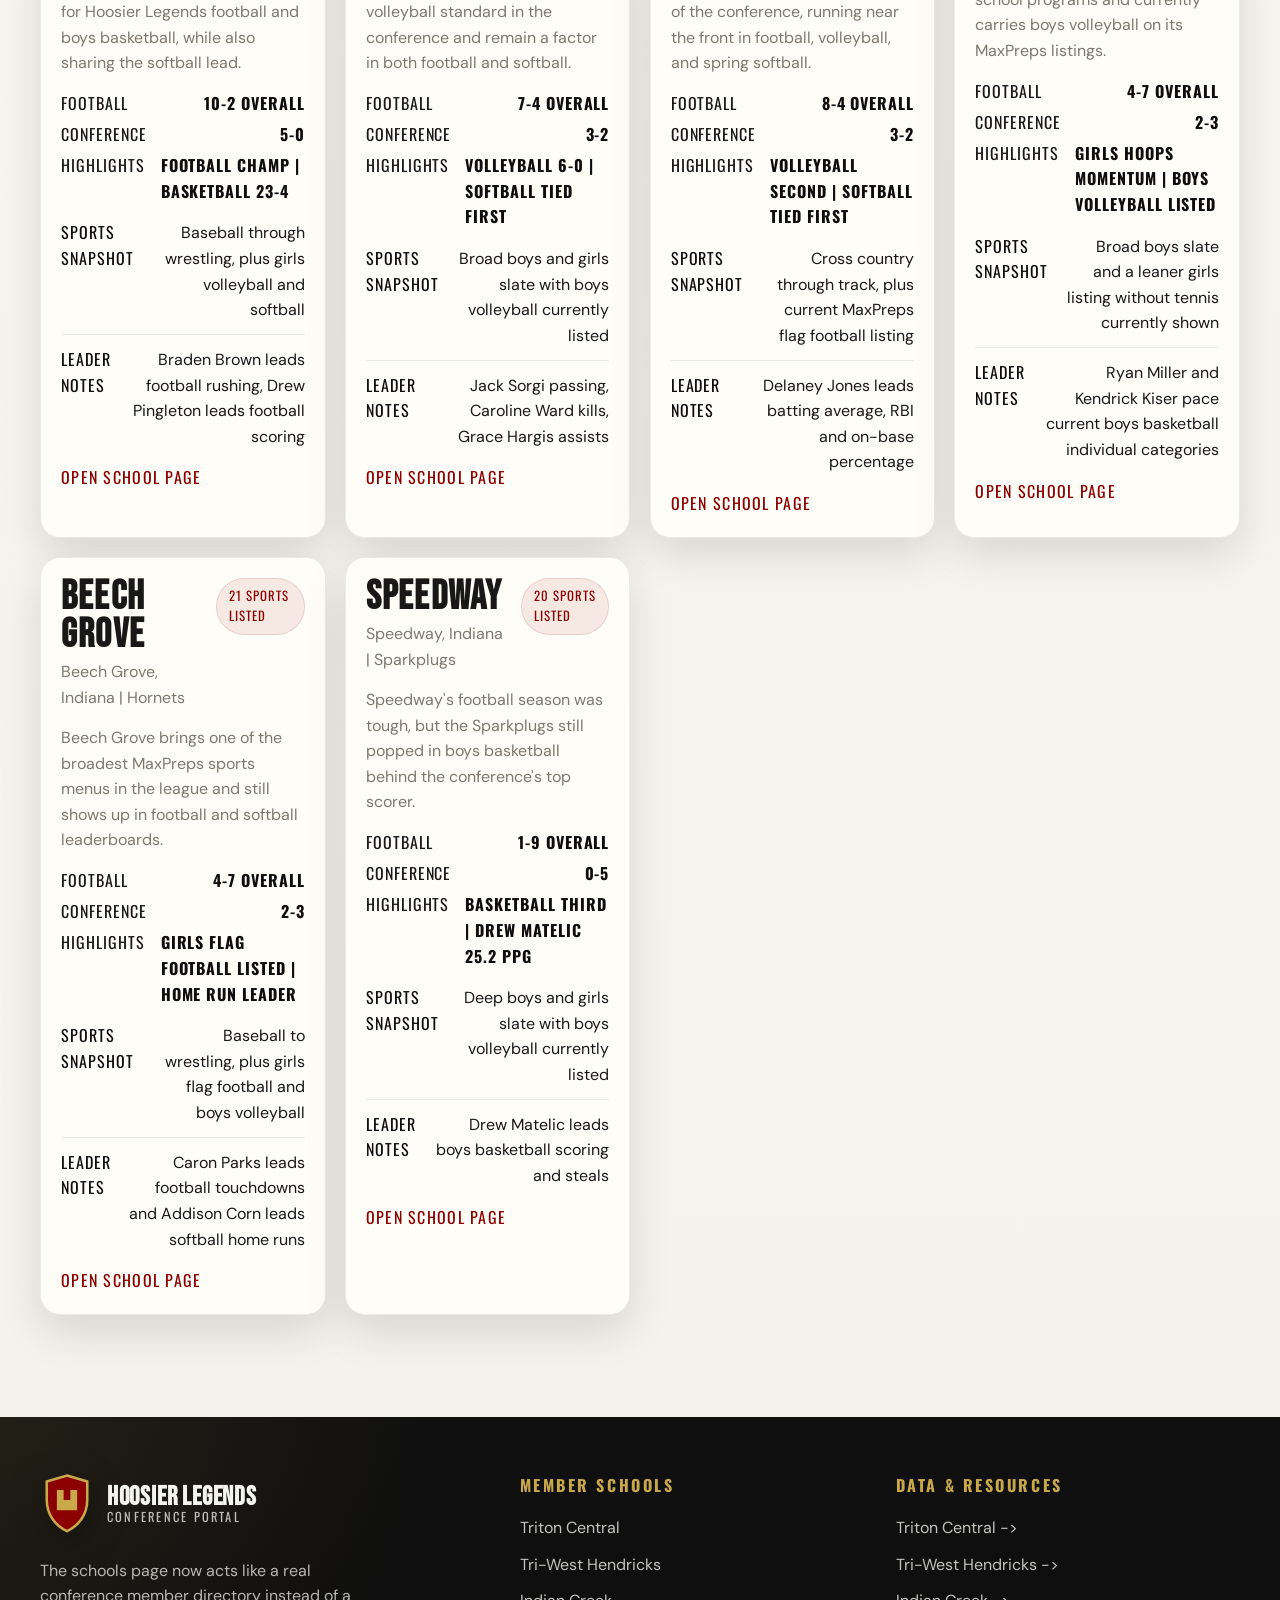
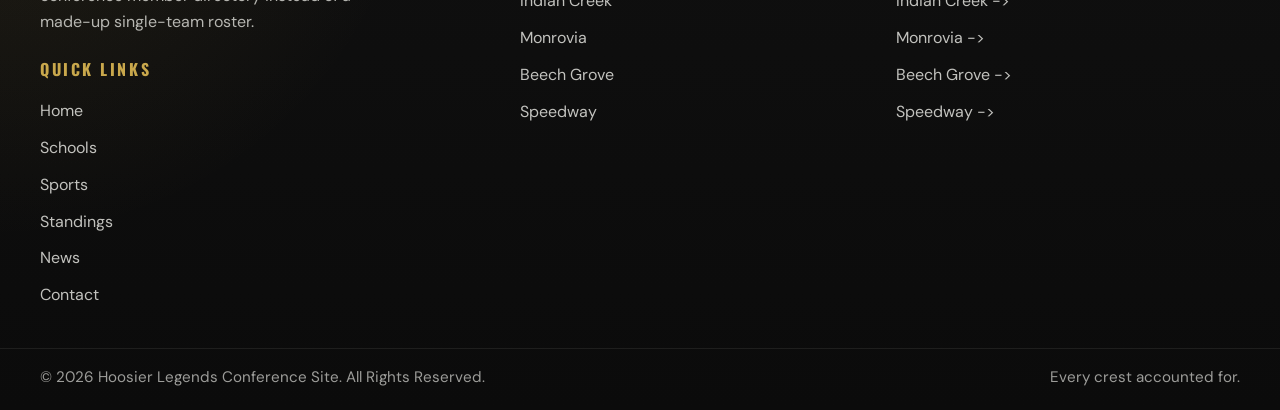
<file: roster.html>
<!DOCTYPE html>
<html lang="en">
<head>
  <meta charset="UTF-8">
  <meta name="viewport" content="width=device-width, initial-scale=1.0">
  <meta name="description" content="Meet the six Hoosier Legends member schools, with real mascots, cities, football records, and MaxPreps sports listings.">
  <title>Hoosier Legends Conference | Schools</title>
  <link rel="stylesheet" href="css/style.css">
</head>
<body class="page-roster">
  <div class="nav-backdrop" data-menu-overlay></div>

  <header class="site-header" data-site-header>
    <div class="container nav-shell">
      <a class="brand" href="index.html" aria-label="Hoosier Legends home">
        <span class="brand-mark" aria-hidden="true">
          <svg viewBox="0 0 64 72">
            <path d="M32 3 56 10v22c0 17.5-10.2 30.2-24 37C18.2 62.2 8 49.5 8 32V10L32 3Z" fill="#8B0000" stroke="#C9A84C" stroke-width="3"/>
            <path d="M20 20h8v24h-8zm16 0h8v24h-8zM28 32h8v12h-8z" fill="#C9A84C"/>
          </svg>
        </span>
        <span class="brand-copy">
          <strong>Hoosier Legends</strong>
          <small>Conference Portal</small>
        </span>
      </a>

      <nav class="site-nav" id="site-navigation" data-site-nav aria-label="Main navigation">
        <ul class="nav-list">
          <li><a class="nav-link" href="index.html">Home</a></li>
          <li><a class="nav-link" href="roster.html" aria-current="page">Schools</a></li>
          <li><a class="nav-link" href="sports.html">Sports</a></li>
          <li><a class="nav-link" href="schedule.html">Standings</a></li>
          <li><a class="nav-link" href="news.html">News</a></li>
          <li><a class="nav-link" href="contact.html">Contact</a></li>
        </ul>
        <a class="cta-button mobile-nav-cta" href="sports.html">All Sports</a>
      </nav>

      <div class="nav-actions">
        <a class="cta-button desktop-cta" href="sports.html">All Sports</a>
        <button class="menu-toggle" type="button" aria-expanded="false" aria-controls="site-navigation" aria-label="Open menu" data-menu-toggle>
          <span></span>
          <span></span>
          <span></span>
        </button>
      </div>
    </div>
  </header>

  <main>
    <section class="inner-hero hero-roster">
      <div class="container inner-hero-copy">
        <span class="eyebrow">Member Schools</span>
        <h1 class="hero-title">
          <span>Every Crest</span>
          <span>In the League</span>
        </h1>
        <p>The Hoosier Legends conference currently centers on six Indiana schools: Triton Central, Tri-West Hendricks, Indian Creek, Monrovia, Beech Grove, and Speedway.</p>
        <div class="metric-row">
          <span class="metric-chip">6 Schools</span>
          <span class="metric-chip">19-21 Sports Listed Per Campus</span>
          <span class="metric-chip">Football Board Updated November 23, 2025</span>
        </div>
      </div>
    </section>

    <section class="section-pad">
      <div class="container">
        <div class="section-header" data-reveal>
          <div>
            <span class="eyebrow">Conference Alignment</span>
            <h2 class="section-title">The Schools That Make Hoosier Legends</h2>
            <p class="section-copy">This page replaces the old fictional team roster with a real conference members directory, anchored in the Hoosier Legends schools listed on MaxPreps.</p>
          </div>
        </div>

        <div class="schools-callout" data-reveal>
          <h3>2025-26 Football Order of Finish</h3>
          <ul class="feature-list">
            <li>Triton Central: 5-0 conference, 10-2 overall</li>
            <li>Tri-West Hendricks: 3-2 conference, 7-4 overall</li>
            <li>Indian Creek: 3-2 conference, 8-4 overall</li>
            <li>Monrovia: 2-3 conference, 4-7 overall</li>
            <li>Beech Grove: 2-3 conference, 4-7 overall</li>
            <li>Speedway: 0-5 conference, 1-9 overall</li>
          </ul>
        </div>

        <div class="school-grid">
          <article class="school-card" id="triton-central" data-reveal>
            <div class="school-header">
              <div>
                <h3>Triton Central</h3>
                <p>Fairland, Indiana | Tigers</p>
              </div>
              <span class="school-pill">19 Sports Listed</span>
            </div>
            <p>The Tigers currently set the pace for Hoosier Legends football and boys basketball, while also sharing the softball lead.</p>
            <div class="school-record">
              <div class="record-line"><span>Football</span><span>10-2 overall</span></div>
              <div class="record-line"><span>Conference</span><span>5-0</span></div>
              <div class="record-line"><span>Highlights</span><span>Football champ | Basketball 23-4</span></div>
            </div>
            <div class="school-list">
              <div class="leader-item"><span class="leader-label">Sports snapshot</span><span class="leader-value">Baseball through wrestling, plus girls volleyball and softball</span></div>
              <div class="leader-item"><span class="leader-label">Leader notes</span><span class="leader-value">Braden Brown leads football rushing, Drew Pingleton leads football scoring</span></div>
            </div>
            <div class="card-link-row">
              <a class="text-link" href="https://www.maxpreps.com/in/fairland/triton-central-tigers/" rel="noopener noreferrer" target="_blank">Open School Page</a>
            </div>
          </article>

          <article class="school-card" id="tri-west" data-reveal>
            <div class="school-header">
              <div>
                <h3>Tri-West Hendricks</h3>
                <p>Lizton, Indiana | Bruins</p>
              </div>
              <span class="school-pill">20 Sports Listed</span>
            </div>
            <p>The Bruins are the current volleyball standard in the conference and remain a factor in both football and softball.</p>
            <div class="school-record">
              <div class="record-line"><span>Football</span><span>7-4 overall</span></div>
              <div class="record-line"><span>Conference</span><span>3-2</span></div>
              <div class="record-line"><span>Highlights</span><span>Volleyball 6-0 | Softball tied first</span></div>
            </div>
            <div class="school-list">
              <div class="leader-item"><span class="leader-label">Sports snapshot</span><span class="leader-value">Broad boys and girls slate with boys volleyball currently listed</span></div>
              <div class="leader-item"><span class="leader-label">Leader notes</span><span class="leader-value">Jack Sorgi passing, Caroline Ward kills, Grace Hargis assists</span></div>
            </div>
            <div class="card-link-row">
              <a class="text-link" href="https://www.maxpreps.com/in/lizton/tri-west-hendricks-bruins/" rel="noopener noreferrer" target="_blank">Open School Page</a>
            </div>
          </article>

          <article class="school-card" id="indian-creek" data-reveal>
            <div class="school-header">
              <div>
                <h3>Indian Creek</h3>
                <p>Trafalgar, Indiana | Braves</p>
              </div>
              <span class="school-pill">20 Sports Listed</span>
            </div>
            <p>Indian Creek stays in the top tier of the conference, running near the front in football, volleyball, and spring softball.</p>
            <div class="school-record">
              <div class="record-line"><span>Football</span><span>8-4 overall</span></div>
              <div class="record-line"><span>Conference</span><span>3-2</span></div>
              <div class="record-line"><span>Highlights</span><span>Volleyball second | Softball tied first</span></div>
            </div>
            <div class="school-list">
              <div class="leader-item"><span class="leader-label">Sports snapshot</span><span class="leader-value">Cross country through track, plus current MaxPreps flag football listing</span></div>
              <div class="leader-item"><span class="leader-label">Leader notes</span><span class="leader-value">Delaney Jones leads batting average, RBI and on-base percentage</span></div>
            </div>
            <div class="card-link-row">
              <a class="text-link" href="https://www.maxpreps.com/in/trafalgar/indian-creek-braves/" rel="noopener noreferrer" target="_blank">Open School Page</a>
            </div>
          </article>

          <article class="school-card" id="monrovia" data-reveal>
            <div class="school-header">
              <div>
                <h3>Monrovia</h3>
                <p>Monrovia, Indiana | Bulldogs</p>
              </div>
              <span class="school-pill">19 Sports Listed</span>
            </div>
            <p>Monrovia remains one of the conference's classic small-school programs and currently carries boys volleyball on its MaxPreps listings.</p>
            <div class="school-record">
              <div class="record-line"><span>Football</span><span>4-7 overall</span></div>
              <div class="record-line"><span>Conference</span><span>2-3</span></div>
              <div class="record-line"><span>Highlights</span><span>Girls hoops momentum | Boys volleyball listed</span></div>
            </div>
            <div class="school-list">
              <div class="leader-item"><span class="leader-label">Sports snapshot</span><span class="leader-value">Broad boys slate and a leaner girls listing without tennis currently shown</span></div>
              <div class="leader-item"><span class="leader-label">Leader notes</span><span class="leader-value">Ryan Miller and Kendrick Kiser pace current boys basketball individual categories</span></div>
            </div>
            <div class="card-link-row">
              <a class="text-link" href="https://www.maxpreps.com/in/monrovia/monrovia-bulldogs/" rel="noopener noreferrer" target="_blank">Open School Page</a>
            </div>
          </article>

          <article class="school-card" id="beech-grove" data-reveal>
            <div class="school-header">
              <div>
                <h3>Beech Grove</h3>
                <p>Beech Grove, Indiana | Hornets</p>
              </div>
              <span class="school-pill">21 Sports Listed</span>
            </div>
            <p>Beech Grove brings one of the broadest MaxPreps sports menus in the league and still shows up in football and softball leaderboards.</p>
            <div class="school-record">
              <div class="record-line"><span>Football</span><span>4-7 overall</span></div>
              <div class="record-line"><span>Conference</span><span>2-3</span></div>
              <div class="record-line"><span>Highlights</span><span>Girls flag football listed | Home run leader</span></div>
            </div>
            <div class="school-list">
              <div class="leader-item"><span class="leader-label">Sports snapshot</span><span class="leader-value">Baseball to wrestling, plus girls flag football and boys volleyball</span></div>
              <div class="leader-item"><span class="leader-label">Leader notes</span><span class="leader-value">Caron Parks leads football touchdowns and Addison Corn leads softball home runs</span></div>
            </div>
            <div class="card-link-row">
              <a class="text-link" href="https://www.maxpreps.com/in/beech-grove/beech-grove-hornets/" rel="noopener noreferrer" target="_blank">Open School Page</a>
            </div>
          </article>

          <article class="school-card" id="speedway" data-reveal>
            <div class="school-header">
              <div>
                <h3>Speedway</h3>
                <p>Speedway, Indiana | Sparkplugs</p>
              </div>
              <span class="school-pill">20 Sports Listed</span>
            </div>
            <p>Speedway's football season was tough, but the Sparkplugs still popped in boys basketball behind the conference's top scorer.</p>
            <div class="school-record">
              <div class="record-line"><span>Football</span><span>1-9 overall</span></div>
              <div class="record-line"><span>Conference</span><span>0-5</span></div>
              <div class="record-line"><span>Highlights</span><span>Basketball third | Drew Matelic 25.2 PPG</span></div>
            </div>
            <div class="school-list">
              <div class="leader-item"><span class="leader-label">Sports snapshot</span><span class="leader-value">Deep boys and girls slate with boys volleyball currently listed</span></div>
              <div class="leader-item"><span class="leader-label">Leader notes</span><span class="leader-value">Drew Matelic leads boys basketball scoring and steals</span></div>
            </div>
            <div class="card-link-row">
              <a class="text-link" href="https://www.maxpreps.com/in/speedway/speedway-sparkplugs/" rel="noopener noreferrer" target="_blank">Open School Page</a>
            </div>
          </article>
        </div>
      </div>
    </section>
  </main>

  <footer class="site-footer">
    <div class="container footer-grid">
      <div class="footer-column footer-brand-column">
        <a class="brand brand-footer" href="index.html" aria-label="Hoosier Legends home">
          <span class="brand-mark" aria-hidden="true">
            <svg viewBox="0 0 64 72">
              <path d="M32 3 56 10v22c0 17.5-10.2 30.2-24 37C18.2 62.2 8 49.5 8 32V10L32 3Z" fill="#8B0000" stroke="#C9A84C" stroke-width="3"/>
              <path d="M20 20h8v24h-8zm16 0h8v24h-8zM28 32h8v12h-8z" fill="#C9A84C"/>
            </svg>
          </span>
          <span class="brand-copy">
            <strong>Hoosier Legends</strong>
            <small>Conference Portal</small>
          </span>
        </a>
        <p class="footer-copy">The schools page now acts like a real conference member directory instead of a made-up single-team roster.</p>
        <div>
          <h2 class="footer-title">Quick Links</h2>
          <ul class="footer-list">
            <li><a href="index.html">Home</a></li>
            <li><a href="roster.html">Schools</a></li>
            <li><a href="sports.html">Sports</a></li>
            <li><a href="schedule.html">Standings</a></li>
            <li><a href="news.html">News</a></li>
            <li><a href="contact.html">Contact</a></li>
          </ul>
        </div>
      </div>

      <div class="footer-column">
        <h2 class="footer-title">Member Schools</h2>
        <ul class="footer-list">
          <li><a href="#triton-central">Triton Central</a></li>
          <li><a href="#tri-west">Tri-West Hendricks</a></li>
          <li><a href="#indian-creek">Indian Creek</a></li>
          <li><a href="#monrovia">Monrovia</a></li>
          <li><a href="#beech-grove">Beech Grove</a></li>
          <li><a href="#speedway">Speedway</a></li>
        </ul>
      </div>

      <div class="footer-column">
        <h2 class="footer-title">Data &amp; Resources</h2>
        <ul class="footer-list">
          <li><a class="is-external" href="https://www.maxpreps.com/in/fairland/triton-central-tigers/" rel="noopener noreferrer" target="_blank">Triton Central</a></li>
          <li><a class="is-external" href="https://www.maxpreps.com/in/lizton/tri-west-hendricks-bruins/" rel="noopener noreferrer" target="_blank">Tri-West Hendricks</a></li>
          <li><a class="is-external" href="https://www.maxpreps.com/in/trafalgar/indian-creek-braves/" rel="noopener noreferrer" target="_blank">Indian Creek</a></li>
          <li><a class="is-external" href="https://www.maxpreps.com/in/monrovia/monrovia-bulldogs/" rel="noopener noreferrer" target="_blank">Monrovia</a></li>
          <li><a class="is-external" href="https://www.maxpreps.com/in/beech-grove/beech-grove-hornets/" rel="noopener noreferrer" target="_blank">Beech Grove</a></li>
          <li><a class="is-external" href="https://www.maxpreps.com/in/speedway/speedway-sparkplugs/" rel="noopener noreferrer" target="_blank">Speedway</a></li>
        </ul>
      </div>
    </div>

    <div class="footer-bottom">
      <div class="container footer-bottom-inner">
        <p>&copy; 2026 Hoosier Legends Conference Site. All Rights Reserved.</p>
        <p>Every crest accounted for.</p>
      </div>
    </div>
  </footer>

  <script src="js/main.js"></script>
</body>
</html>
</file>
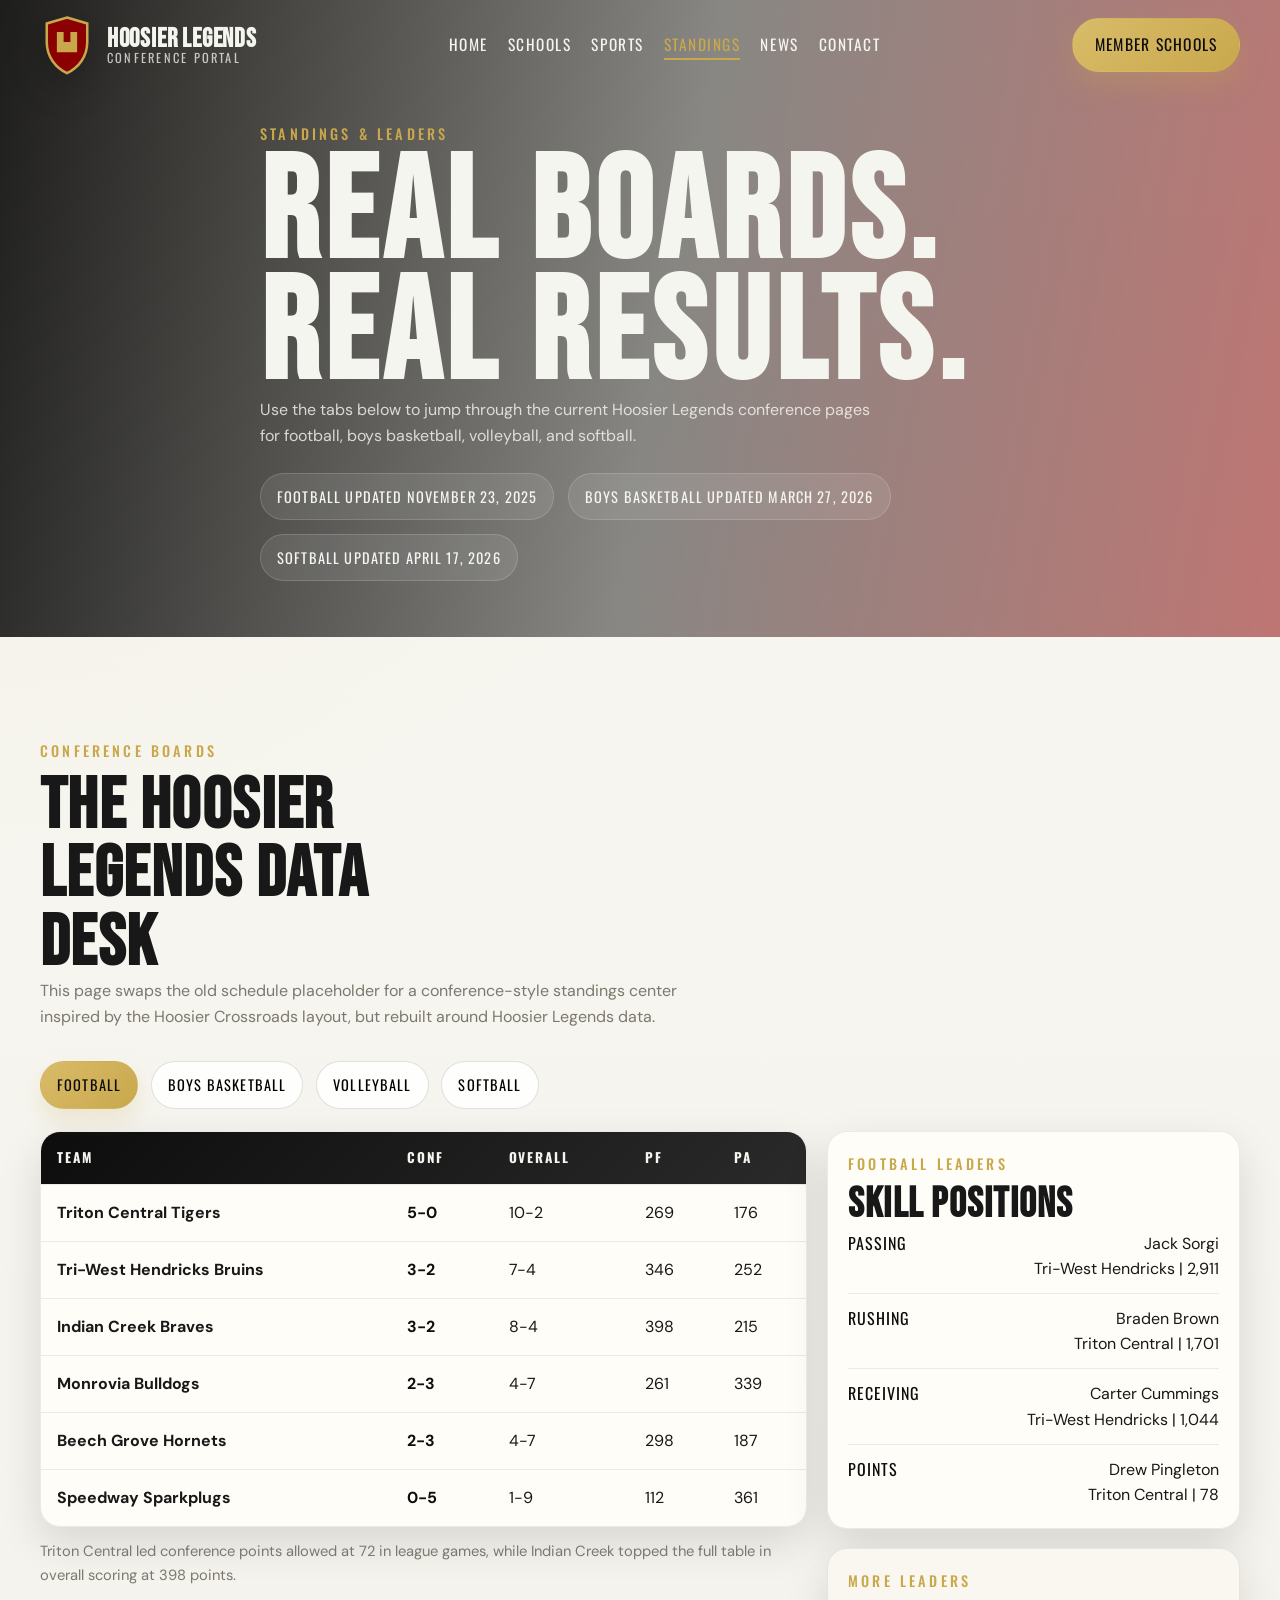
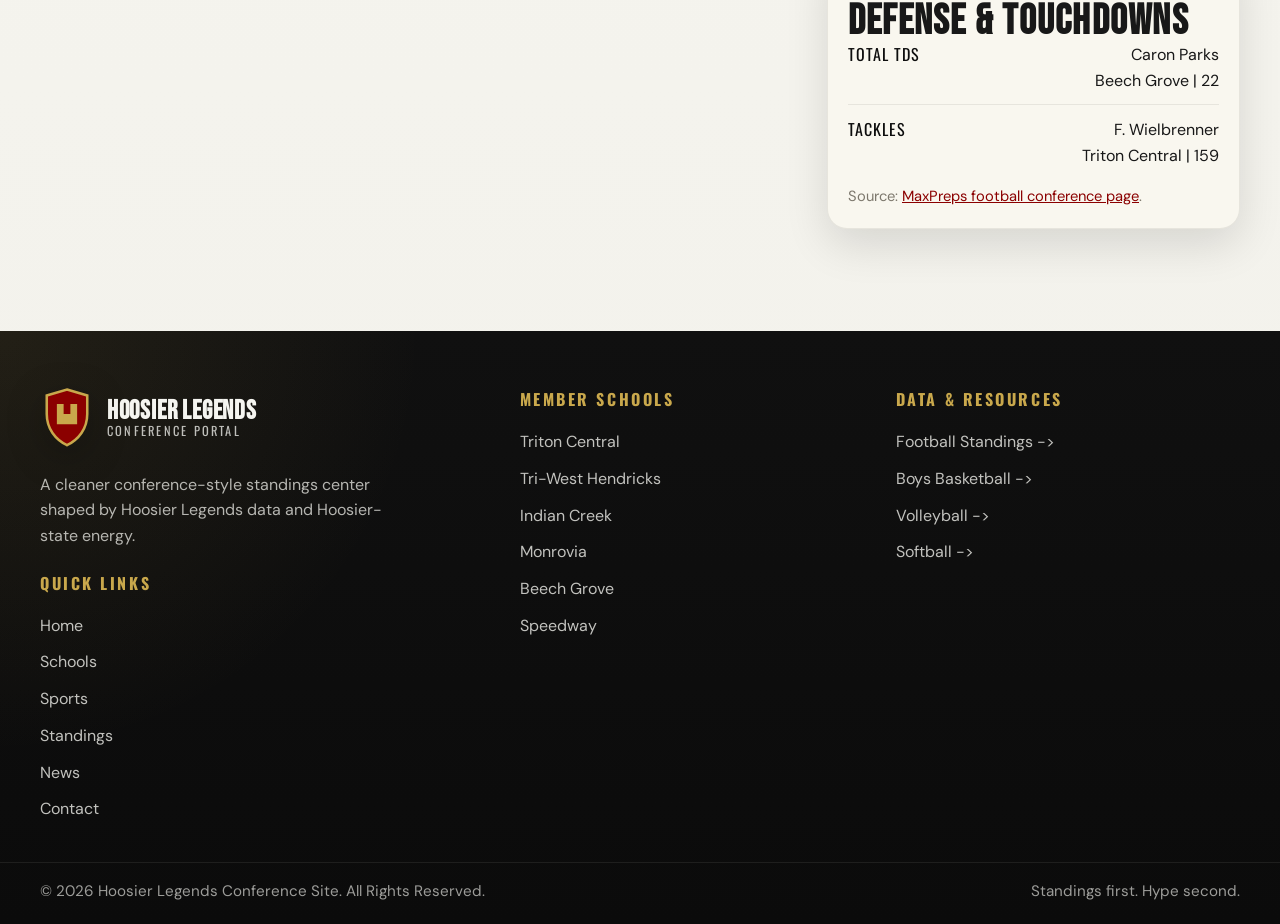
<file: schedule.html>
<!DOCTYPE html>
<html lang="en">
<head>
  <meta charset="UTF-8">
  <meta name="viewport" content="width=device-width, initial-scale=1.0">
  <meta name="description" content="Track Hoosier Legends conference standings and current leaders across football, boys basketball, volleyball, and softball.">
  <title>Hoosier Legends Conference | Standings</title>
  <link rel="stylesheet" href="css/style.css">
</head>
<body class="page-schedule">
  <div class="nav-backdrop" data-menu-overlay></div>

  <header class="site-header" data-site-header>
    <div class="container nav-shell">
      <a class="brand" href="index.html" aria-label="Hoosier Legends home">
        <span class="brand-mark" aria-hidden="true">
          <svg viewBox="0 0 64 72">
            <path d="M32 3 56 10v22c0 17.5-10.2 30.2-24 37C18.2 62.2 8 49.5 8 32V10L32 3Z" fill="#8B0000" stroke="#C9A84C" stroke-width="3"/>
            <path d="M20 20h8v24h-8zm16 0h8v24h-8zM28 32h8v12h-8z" fill="#C9A84C"/>
          </svg>
        </span>
        <span class="brand-copy">
          <strong>Hoosier Legends</strong>
          <small>Conference Portal</small>
        </span>
      </a>

      <nav class="site-nav" id="site-navigation" data-site-nav aria-label="Main navigation">
        <ul class="nav-list">
          <li><a class="nav-link" href="index.html">Home</a></li>
          <li><a class="nav-link" href="roster.html">Schools</a></li>
          <li><a class="nav-link" href="sports.html">Sports</a></li>
          <li><a class="nav-link" href="schedule.html" aria-current="page">Standings</a></li>
          <li><a class="nav-link" href="news.html">News</a></li>
          <li><a class="nav-link" href="contact.html">Contact</a></li>
        </ul>
        <a class="cta-button mobile-nav-cta" href="roster.html">Member Schools</a>
      </nav>

      <div class="nav-actions">
        <a class="cta-button desktop-cta" href="roster.html">Member Schools</a>
        <button class="menu-toggle" type="button" aria-expanded="false" aria-controls="site-navigation" aria-label="Open menu" data-menu-toggle>
          <span></span>
          <span></span>
          <span></span>
        </button>
      </div>
    </div>
  </header>

  <main>
    <section class="inner-hero hero-schedule">
      <div class="container inner-hero-copy">
        <span class="eyebrow">Standings &amp; Leaders</span>
        <h1 class="hero-title">
          <span>Real Boards.</span>
          <span>Real Results.</span>
        </h1>
        <p>Use the tabs below to jump through the current Hoosier Legends conference pages for football, boys basketball, volleyball, and softball.</p>
        <div class="metric-row">
          <span class="metric-chip">Football Updated November 23, 2025</span>
          <span class="metric-chip">Boys Basketball Updated March 27, 2026</span>
          <span class="metric-chip">Softball Updated April 17, 2026</span>
        </div>
      </div>
    </section>

    <section class="section-pad">
      <div class="container">
        <div class="section-header" data-reveal>
          <div>
            <span class="eyebrow">Conference Boards</span>
            <h2 class="section-title">The Hoosier Legends Data Desk</h2>
            <p class="section-copy">This page swaps the old schedule placeholder for a conference-style standings center inspired by the Hoosier Crossroads layout, but rebuilt around Hoosier Legends data.</p>
          </div>
        </div>

        <div class="tab-strip" data-reveal>
          <button class="tab-button active" type="button" data-panel-button="football">Football</button>
          <button class="tab-button" type="button" data-panel-button="basketball">Boys Basketball</button>
          <button class="tab-button" type="button" data-panel-button="volleyball">Volleyball</button>
          <button class="tab-button" type="button" data-panel-button="softball">Softball</button>
        </div>

        <section class="panel-card" data-panel="football">
          <div class="panel-layout">
            <div>
              <div class="table-shell">
                <table class="standings-table">
                  <thead>
                    <tr>
                      <th scope="col">Team</th>
                      <th scope="col">Conf</th>
                      <th scope="col">Overall</th>
                      <th scope="col">PF</th>
                      <th scope="col">PA</th>
                    </tr>
                  </thead>
                  <tbody>
                    <tr>
                      <td><span class="team-name">Triton Central Tigers</span></td>
                      <td><span class="record-strong">5-0</span></td>
                      <td>10-2</td>
                      <td>269</td>
                      <td>176</td>
                    </tr>
                    <tr>
                      <td><span class="team-name">Tri-West Hendricks Bruins</span></td>
                      <td><span class="record-strong">3-2</span></td>
                      <td>7-4</td>
                      <td>346</td>
                      <td>252</td>
                    </tr>
                    <tr>
                      <td><span class="team-name">Indian Creek Braves</span></td>
                      <td><span class="record-strong">3-2</span></td>
                      <td>8-4</td>
                      <td>398</td>
                      <td>215</td>
                    </tr>
                    <tr>
                      <td><span class="team-name">Monrovia Bulldogs</span></td>
                      <td><span class="record-strong">2-3</span></td>
                      <td>4-7</td>
                      <td>261</td>
                      <td>339</td>
                    </tr>
                    <tr>
                      <td><span class="team-name">Beech Grove Hornets</span></td>
                      <td><span class="record-strong">2-3</span></td>
                      <td>4-7</td>
                      <td>298</td>
                      <td>187</td>
                    </tr>
                    <tr>
                      <td><span class="team-name">Speedway Sparkplugs</span></td>
                      <td><span class="record-strong">0-5</span></td>
                      <td>1-9</td>
                      <td>112</td>
                      <td>361</td>
                    </tr>
                  </tbody>
                </table>
              </div>
              <p class="inline-table-note">Triton Central led conference points allowed at 72 in league games, while Indian Creek topped the full table in overall scoring at 398 points.</p>
            </div>

            <aside class="panel-aside">
              <article class="leader-card">
                <span class="eyebrow">Football Leaders</span>
                <h3>Skill Positions</h3>
                <div class="leader-list">
                  <div class="leader-item">
                    <span class="leader-label">Passing</span>
                    <span class="leader-value">Jack Sorgi<br>Tri-West Hendricks | 2,911</span>
                  </div>
                  <div class="leader-item">
                    <span class="leader-label">Rushing</span>
                    <span class="leader-value">Braden Brown<br>Triton Central | 1,701</span>
                  </div>
                  <div class="leader-item">
                    <span class="leader-label">Receiving</span>
                    <span class="leader-value">Carter Cummings<br>Tri-West Hendricks | 1,044</span>
                  </div>
                  <div class="leader-item">
                    <span class="leader-label">Points</span>
                    <span class="leader-value">Drew Pingleton<br>Triton Central | 78</span>
                  </div>
                </div>
              </article>

              <article class="source-card">
                <span class="eyebrow">More Leaders</span>
                <h3>Defense &amp; Touchdowns</h3>
                <div class="leader-list">
                  <div class="leader-item">
                    <span class="leader-label">Total TDs</span>
                    <span class="leader-value">Caron Parks<br>Beech Grove | 22</span>
                  </div>
                  <div class="leader-item">
                    <span class="leader-label">Tackles</span>
                    <span class="leader-value">F. Wielbrenner<br>Triton Central | 159</span>
                  </div>
                </div>
                <p class="source-note">Source: <a href="https://www.maxpreps.com/in/football/25-26/conference/hoosier-legends/?leagueid=77c8410e-6452-4e03-81e1-969a6cf5e6de" rel="noopener noreferrer" target="_blank">MaxPreps football conference page</a>.</p>
              </article>
            </aside>
          </div>
        </section>

        <section class="panel-card" data-panel="basketball" hidden>
          <div class="panel-layout">
            <div>
              <div class="table-shell">
                <table class="standings-table">
                  <thead>
                    <tr>
                      <th scope="col">Team</th>
                      <th scope="col">Conf</th>
                      <th scope="col">Overall</th>
                      <th scope="col">PF</th>
                      <th scope="col">PA</th>
                    </tr>
                  </thead>
                  <tbody>
                    <tr>
                      <td><span class="team-name">Triton Central Tigers</span></td>
                      <td><span class="record-strong">5-0</span></td>
                      <td>23-4</td>
                      <td>1482</td>
                      <td>1207</td>
                    </tr>
                    <tr>
                      <td><span class="team-name">Tri-West Hendricks Bruins</span></td>
                      <td><span class="record-strong">3-2</span></td>
                      <td>14-11</td>
                      <td>1444</td>
                      <td>1330</td>
                    </tr>
                    <tr>
                      <td><span class="team-name">Speedway Sparkplugs</span></td>
                      <td><span class="record-strong">3-2</span></td>
                      <td>16-9</td>
                      <td>1481</td>
                      <td>1322</td>
                    </tr>
                    <tr>
                      <td><span class="team-name">Indian Creek Braves</span></td>
                      <td><span class="record-strong">2-3</span></td>
                      <td>10-14</td>
                      <td>1292</td>
                      <td>1298</td>
                    </tr>
                    <tr>
                      <td><span class="team-name">Beech Grove Hornets</span></td>
                      <td><span class="record-strong">2-3</span></td>
                      <td>10-14</td>
                      <td>1417</td>
                      <td>1376</td>
                    </tr>
                    <tr>
                      <td><span class="team-name">Monrovia Bulldogs</span></td>
                      <td><span class="record-strong">0-5</span></td>
                      <td>6-19</td>
                      <td>1353</td>
                      <td>1534</td>
                    </tr>
                  </tbody>
                </table>
              </div>
              <p class="inline-table-note">Triton Central closed the conference race with the top record, while Speedway nearly matched the Tigers for total points scored.</p>
            </div>

            <aside class="panel-aside">
              <article class="leader-card">
                <span class="eyebrow">Boys Basketball Leaders</span>
                <h3>Scoring and Playmaking</h3>
                <div class="leader-list">
                  <div class="leader-item">
                    <span class="leader-label">Points / Game</span>
                    <span class="leader-value">Drew Matelic<br>Speedway | 25.2</span>
                  </div>
                  <div class="leader-item">
                    <span class="leader-label">Total Points</span>
                    <span class="leader-value">Ryan Miller<br>Monrovia | 442</span>
                  </div>
                  <div class="leader-item">
                    <span class="leader-label">Rebounds</span>
                    <span class="leader-value">Bishop Moore<br>Indian Creek | 8.0</span>
                  </div>
                  <div class="leader-item">
                    <span class="leader-label">Assists</span>
                    <span class="leader-value">Bj Mastin<br>Beech Grove | 4.4</span>
                  </div>
                </div>
              </article>

              <article class="source-card">
                <span class="eyebrow">More Leaders</span>
                <h3>Defense</h3>
                <div class="leader-list">
                  <div class="leader-item">
                    <span class="leader-label">Steals</span>
                    <span class="leader-value">Drew Matelic<br>Speedway | 2.4</span>
                  </div>
                  <div class="leader-item">
                    <span class="leader-label">Blocks</span>
                    <span class="leader-value">Kendrick Kiser<br>Monrovia | 1.1</span>
                  </div>
                </div>
                <p class="source-note">Source: <a href="https://www.maxpreps.com/in/basketball/25-26/conference/hoosier-legends/?leagueid=b8c44c53-f9f5-44f8-a336-372d9093a731" rel="noopener noreferrer" target="_blank">MaxPreps boys basketball conference page</a>.</p>
              </article>
            </aside>
          </div>
        </section>

        <section class="panel-card" data-panel="volleyball" hidden>
          <div class="panel-layout">
            <div>
              <div class="table-shell">
                <table class="standings-table">
                  <thead>
                    <tr>
                      <th scope="col">Team</th>
                      <th scope="col">Conf</th>
                      <th scope="col">Sets</th>
                      <th scope="col">Overall</th>
                      <th scope="col">Streak</th>
                    </tr>
                  </thead>
                  <tbody>
                    <tr>
                      <td><span class="team-name">Tri-West Hendricks Bruins</span></td>
                      <td><span class="record-strong">6-0</span></td>
                      <td>19-4</td>
                      <td>24-13</td>
                      <td>W7</td>
                    </tr>
                    <tr>
                      <td><span class="team-name">Indian Creek Braves</span></td>
                      <td><span class="record-strong">5-1</span></td>
                      <td>16-5</td>
                      <td>17-15</td>
                      <td>L1</td>
                    </tr>
                    <tr>
                      <td><span class="team-name">Triton Central Tigers</span></td>
                      <td><span class="record-strong">4-2</span></td>
                      <td>14-9</td>
                      <td>15-18</td>
                      <td>W1</td>
                    </tr>
                    <tr>
                      <td><span class="team-name">Speedway Sparkplugs</span></td>
                      <td><span class="record-strong">3-3</span></td>
                      <td>11-11</td>
                      <td>16-13</td>
                      <td>W1</td>
                    </tr>
                    <tr>
                      <td><span class="team-name">Monrovia Bulldogs</span></td>
                      <td><span class="record-strong">2-4</span></td>
                      <td>11-16</td>
                      <td>15-19</td>
                      <td>L4</td>
                    </tr>
                    <tr>
                      <td><span class="team-name">Beech Grove Hornets</span></td>
                      <td><span class="record-strong">1-5</span></td>
                      <td>6-17</td>
                      <td>9-23</td>
                      <td>L1</td>
                    </tr>
                  </tbody>
                </table>
              </div>
              <p class="inline-table-note">Tri-West cleared the field at 6-0 and held the best set differential in conference play, with Indian Creek finishing second at 5-1.</p>
            </div>

            <aside class="panel-aside">
              <article class="leader-card">
                <span class="eyebrow">Volleyball Leaders</span>
                <h3>Attack and Setters</h3>
                <div class="leader-list">
                  <div class="leader-item">
                    <span class="leader-label">Hit Percentage</span>
                    <span class="leader-value">Addison Gibbs<br>Tri-West | .271</span>
                  </div>
                  <div class="leader-item">
                    <span class="leader-label">Kills</span>
                    <span class="leader-value">Caroline Ward<br>Tri-West | 681</span>
                  </div>
                  <div class="leader-item">
                    <span class="leader-label">Assists</span>
                    <span class="leader-value">Grace Hargis<br>Tri-West | 1,222</span>
                  </div>
                  <div class="leader-item">
                    <span class="leader-label">Aces</span>
                    <span class="leader-value">Gwyn Williams<br>Beech Grove | 95</span>
                  </div>
                </div>
              </article>

              <article class="source-card">
                <span class="eyebrow">More Leaders</span>
                <h3>Defense at the Net</h3>
                <div class="leader-list">
                  <div class="leader-item">
                    <span class="leader-label">Blocks</span>
                    <span class="leader-value">Blair Benner<br>Triton Central | 92</span>
                  </div>
                  <div class="leader-item">
                    <span class="leader-label">Digs</span>
                    <span class="leader-value">Finley Dakin<br>Triton Central | 498</span>
                  </div>
                </div>
                <p class="source-note">Source: <a href="https://www.maxpreps.com/in/volleyball/25-26/conference/hoosier-legends/?leagueid=da147ff2-4626-4316-850d-4c927e158b5e" rel="noopener noreferrer" target="_blank">MaxPreps volleyball conference page</a>.</p>
              </article>
            </aside>
          </div>
        </section>

        <section class="panel-card" data-panel="softball" hidden>
          <div class="panel-layout">
            <div>
              <div class="table-shell">
                <table class="standings-table">
                  <thead>
                    <tr>
                      <th scope="col">Team</th>
                      <th scope="col">Conf</th>
                      <th scope="col">Overall</th>
                      <th scope="col">RF</th>
                      <th scope="col">RA</th>
                      <th scope="col">Streak</th>
                    </tr>
                  </thead>
                  <tbody>
                    <tr>
                      <td><span class="team-name">Tri-West Hendricks Bruins</span></td>
                      <td><span class="record-strong">3-1</span></td>
                      <td>8-2</td>
                      <td>75</td>
                      <td>28</td>
                      <td>W4</td>
                    </tr>
                    <tr>
                      <td><span class="team-name">Indian Creek Braves</span></td>
                      <td><span class="record-strong">3-1</span></td>
                      <td>8-1</td>
                      <td>85</td>
                      <td>28</td>
                      <td>W6</td>
                    </tr>
                    <tr>
                      <td><span class="team-name">Triton Central Tigers</span></td>
                      <td><span class="record-strong">3-1</span></td>
                      <td>9-2</td>
                      <td>97</td>
                      <td>26</td>
                      <td>W5</td>
                    </tr>
                    <tr>
                      <td><span class="team-name">Speedway Sparkplugs</span></td>
                      <td><span class="record-strong">2-2</span></td>
                      <td>4-6</td>
                      <td>76</td>
                      <td>84</td>
                      <td>L2</td>
                    </tr>
                    <tr>
                      <td><span class="team-name">Beech Grove Hornets</span></td>
                      <td><span class="record-strong">1-3</span></td>
                      <td>7-3</td>
                      <td>91</td>
                      <td>28</td>
                      <td>W5</td>
                    </tr>
                    <tr>
                      <td><span class="team-name">Monrovia Bulldogs</span></td>
                      <td><span class="record-strong">0-4</span></td>
                      <td>0-8</td>
                      <td>4</td>
                      <td>145</td>
                      <td>L8</td>
                    </tr>
                  </tbody>
                </table>
              </div>
              <p class="inline-table-note">The spring race is tight at the top, with Tri-West, Indian Creek, and Triton Central all sharing first at 3-1 in conference play.</p>
            </div>

            <aside class="panel-aside">
              <article class="leader-card">
                <span class="eyebrow">Softball Leaders</span>
                <h3>Best Bats in the League</h3>
                <div class="leader-list">
                  <div class="leader-item">
                    <span class="leader-label">Batting Avg</span>
                    <span class="leader-value">Delaney Jones<br>Indian Creek | .674</span>
                  </div>
                  <div class="leader-item">
                    <span class="leader-label">Home Runs</span>
                    <span class="leader-value">Addison Corn<br>Beech Grove | 8</span>
                  </div>
                  <div class="leader-item">
                    <span class="leader-label">Slugging</span>
                    <span class="leader-value">Ashlyn Hittle<br>Indian Creek | 1.280</span>
                  </div>
                  <div class="leader-item">
                    <span class="leader-label">RBI</span>
                    <span class="leader-value">Delaney Jones<br>Indian Creek | 22</span>
                  </div>
                </div>
              </article>

              <article class="source-card">
                <span class="eyebrow">More Leaders</span>
                <h3>On Base and Runs</h3>
                <div class="leader-list">
                  <div class="leader-item">
                    <span class="leader-label">On-Base %</span>
                    <span class="leader-value">Delaney Jones<br>Indian Creek | .708</span>
                  </div>
                  <div class="leader-item">
                    <span class="leader-label">Runs</span>
                    <span class="leader-value">Addie Schaub<br>Beech Grove | 16</span>
                  </div>
                </div>
                <p class="source-note">Source: <a href="https://www.maxpreps.com/in/softball/25-26/conference/hoosier-legends/?leagueid=6c20ca4c-0315-4ba6-a2e6-22b212a89910" rel="noopener noreferrer" target="_blank">MaxPreps softball conference page</a>.</p>
              </article>
            </aside>
          </div>
        </section>
      </div>
    </section>
  </main>

  <footer class="site-footer">
    <div class="container footer-grid">
      <div class="footer-column footer-brand-column">
        <a class="brand brand-footer" href="index.html" aria-label="Hoosier Legends home">
          <span class="brand-mark" aria-hidden="true">
            <svg viewBox="0 0 64 72">
              <path d="M32 3 56 10v22c0 17.5-10.2 30.2-24 37C18.2 62.2 8 49.5 8 32V10L32 3Z" fill="#8B0000" stroke="#C9A84C" stroke-width="3"/>
              <path d="M20 20h8v24h-8zm16 0h8v24h-8zM28 32h8v12h-8z" fill="#C9A84C"/>
            </svg>
          </span>
          <span class="brand-copy">
            <strong>Hoosier Legends</strong>
            <small>Conference Portal</small>
          </span>
        </a>
        <p class="footer-copy">A cleaner conference-style standings center shaped by Hoosier Legends data and Hoosier-state energy.</p>
        <div>
          <h2 class="footer-title">Quick Links</h2>
          <ul class="footer-list">
            <li><a href="index.html">Home</a></li>
            <li><a href="roster.html">Schools</a></li>
            <li><a href="sports.html">Sports</a></li>
            <li><a href="schedule.html">Standings</a></li>
            <li><a href="news.html">News</a></li>
            <li><a href="contact.html">Contact</a></li>
          </ul>
        </div>
      </div>

      <div class="footer-column">
        <h2 class="footer-title">Member Schools</h2>
        <ul class="footer-list">
          <li><a href="roster.html#triton-central">Triton Central</a></li>
          <li><a href="roster.html#tri-west">Tri-West Hendricks</a></li>
          <li><a href="roster.html#indian-creek">Indian Creek</a></li>
          <li><a href="roster.html#monrovia">Monrovia</a></li>
          <li><a href="roster.html#beech-grove">Beech Grove</a></li>
          <li><a href="roster.html#speedway">Speedway</a></li>
        </ul>
      </div>

      <div class="footer-column">
        <h2 class="footer-title">Data &amp; Resources</h2>
        <ul class="footer-list">
          <li><a class="is-external" href="https://www.maxpreps.com/in/football/25-26/conference/hoosier-legends/?leagueid=77c8410e-6452-4e03-81e1-969a6cf5e6de" rel="noopener noreferrer" target="_blank">Football Standings</a></li>
          <li><a class="is-external" href="https://www.maxpreps.com/in/basketball/25-26/conference/hoosier-legends/?leagueid=b8c44c53-f9f5-44f8-a336-372d9093a731" rel="noopener noreferrer" target="_blank">Boys Basketball</a></li>
          <li><a class="is-external" href="https://www.maxpreps.com/in/volleyball/25-26/conference/hoosier-legends/?leagueid=da147ff2-4626-4316-850d-4c927e158b5e" rel="noopener noreferrer" target="_blank">Volleyball</a></li>
          <li><a class="is-external" href="https://www.maxpreps.com/in/softball/25-26/conference/hoosier-legends/?leagueid=6c20ca4c-0315-4ba6-a2e6-22b212a89910" rel="noopener noreferrer" target="_blank">Softball</a></li>
        </ul>
      </div>
    </div>

    <div class="footer-bottom">
      <div class="container footer-bottom-inner">
        <p>&copy; 2026 Hoosier Legends Conference Site. All Rights Reserved.</p>
        <p>Standings first. Hype second.</p>
      </div>
    </div>
  </footer>

  <script src="js/main.js"></script>
</body>
</html>
</file>
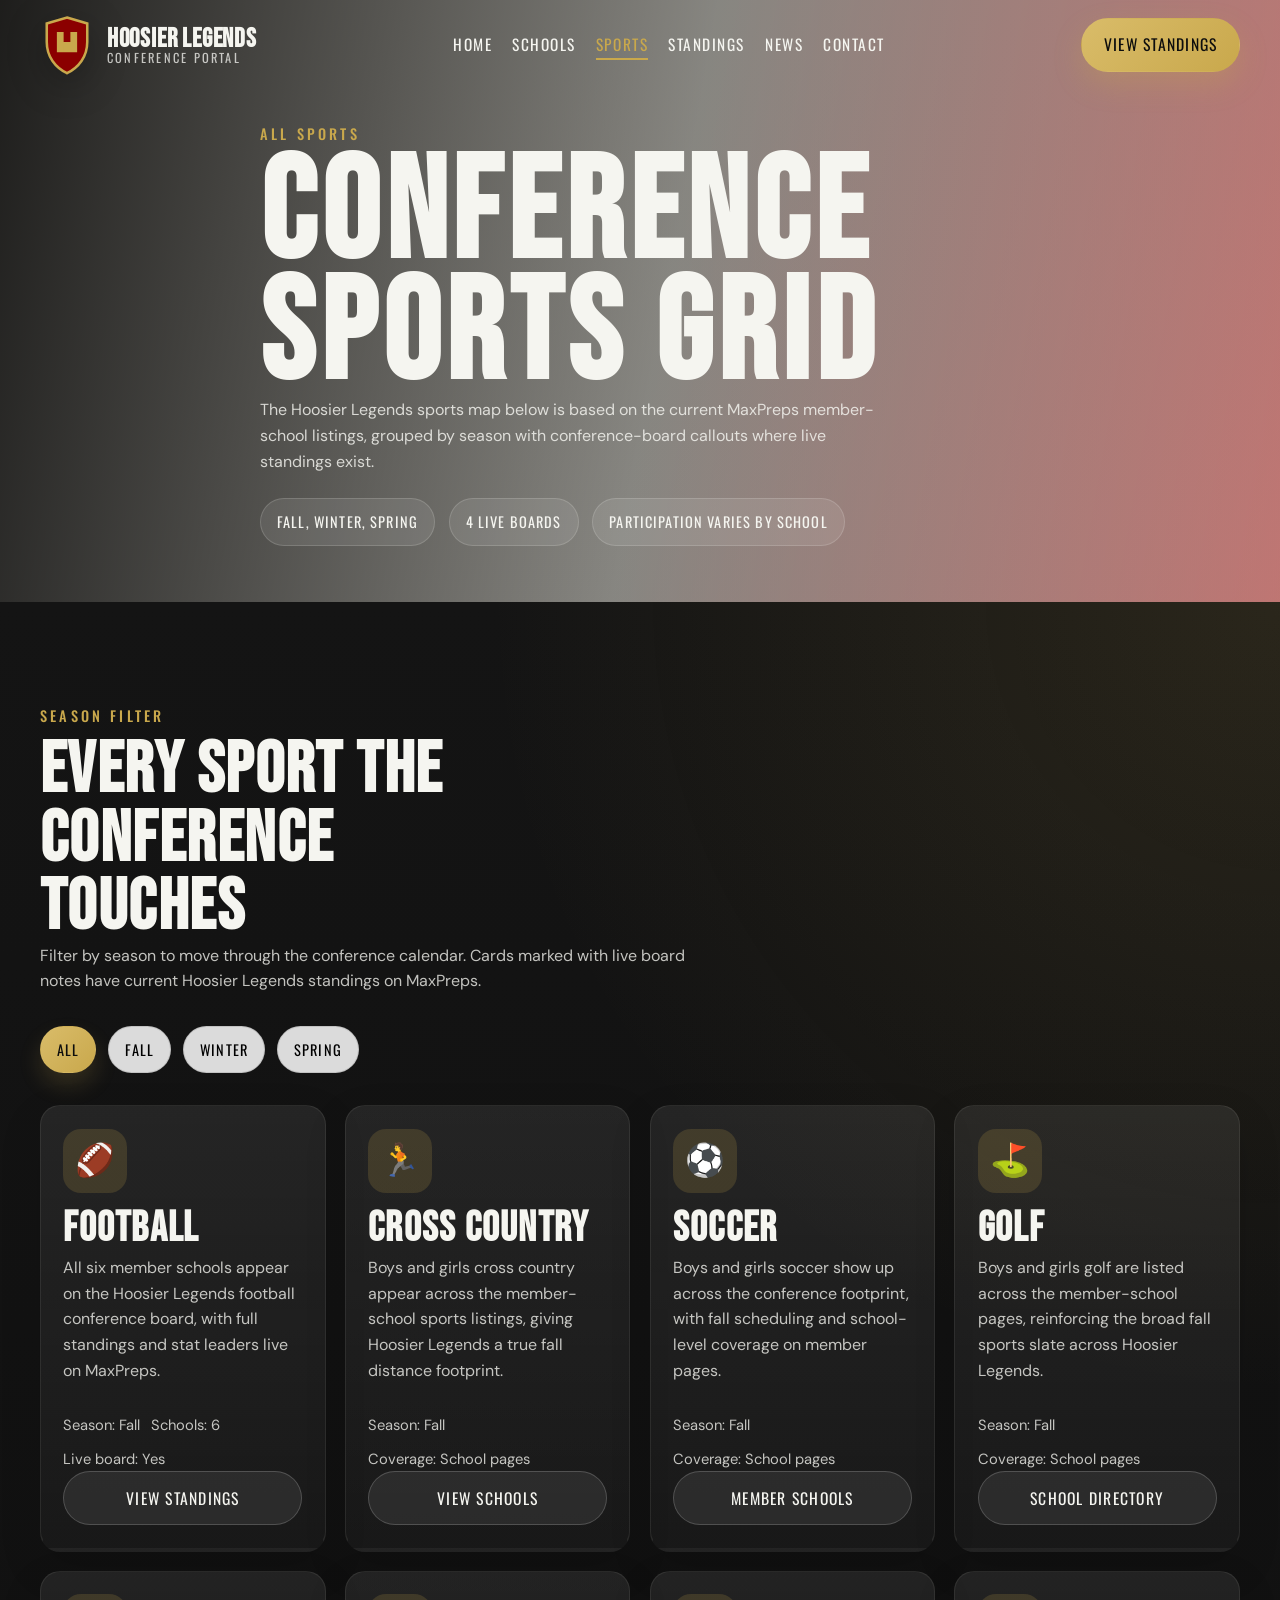
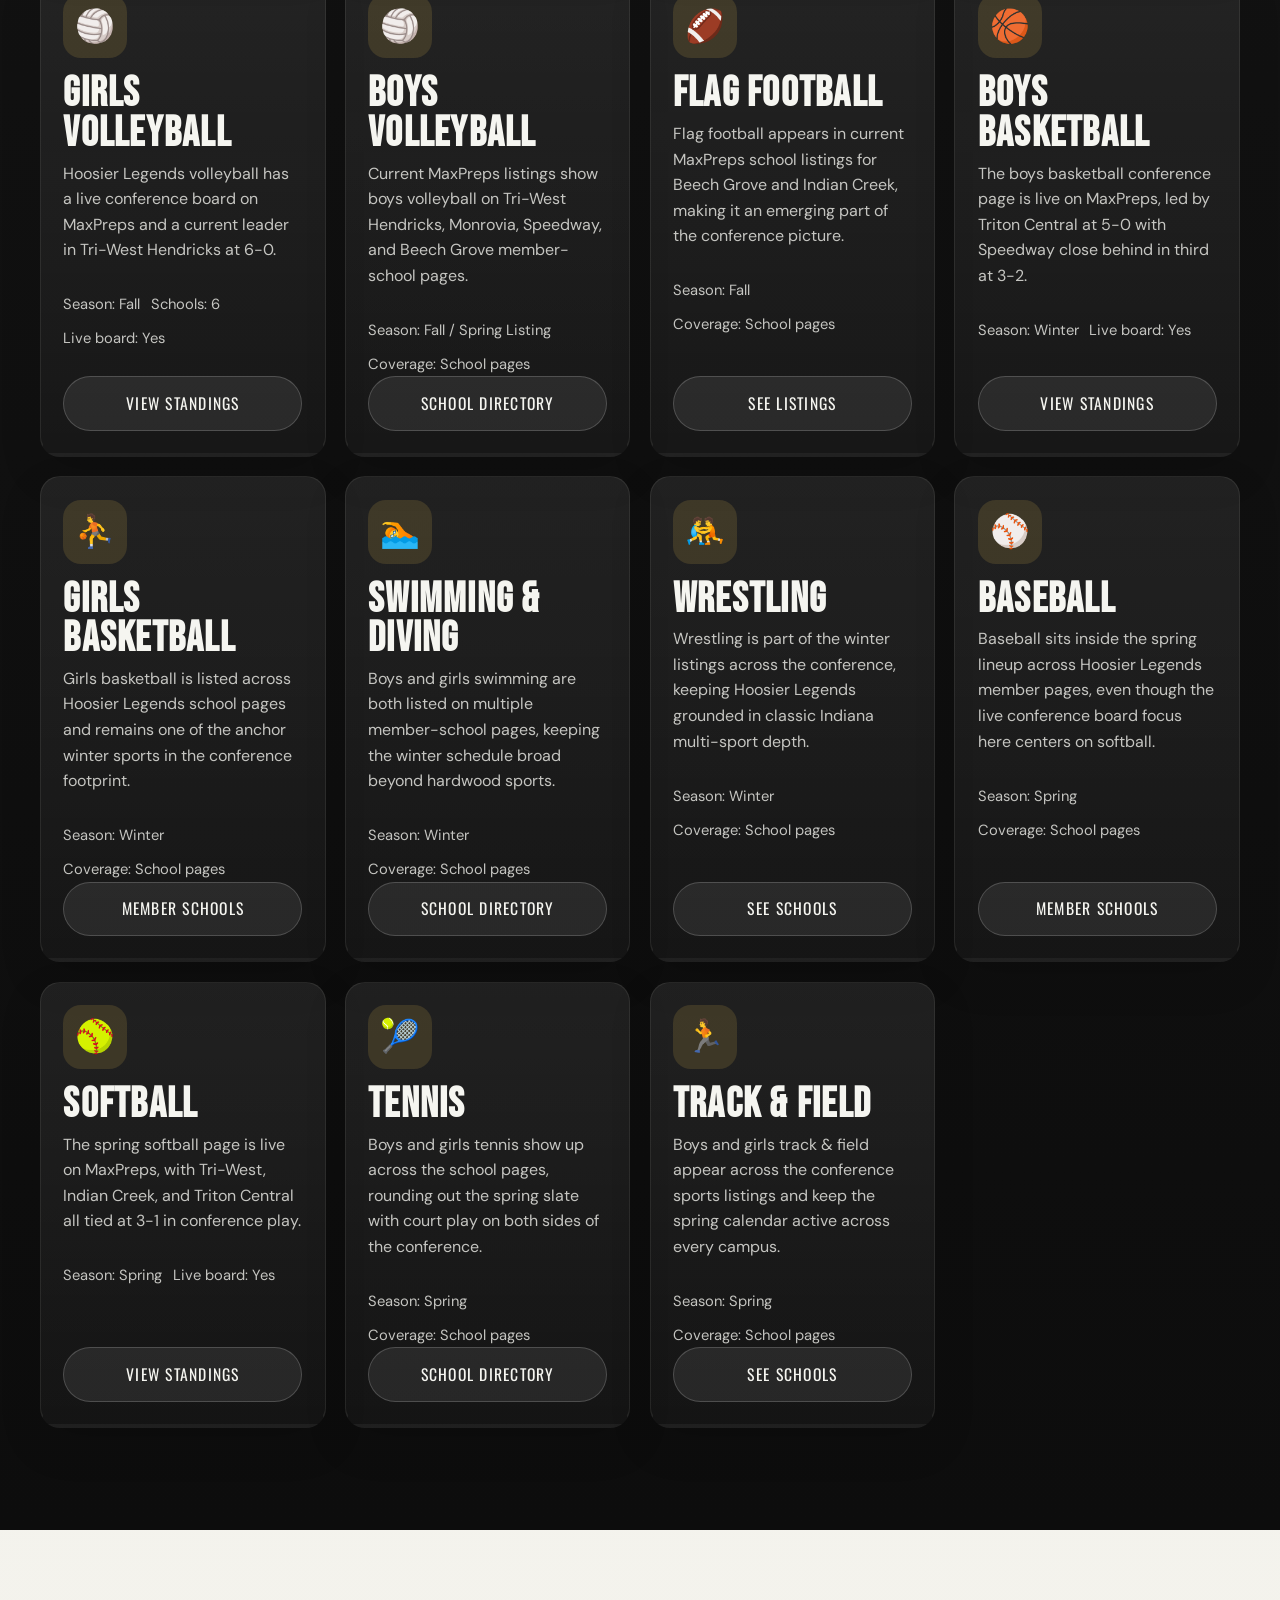
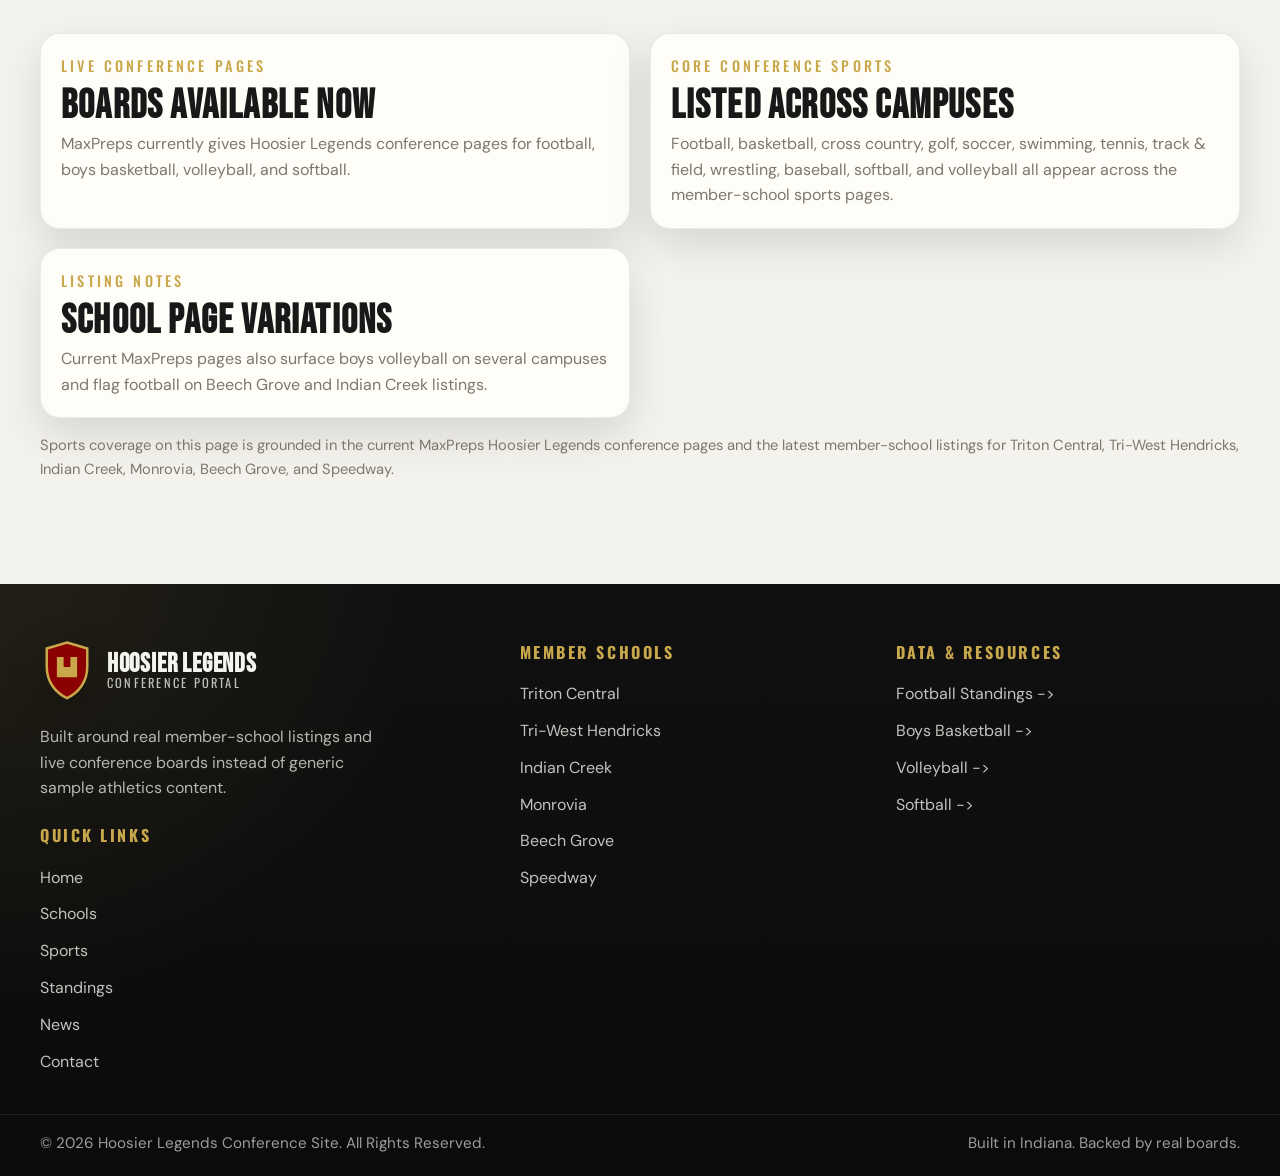
<file: sports.html>
<!DOCTYPE html>
<html lang="en">
<head>
  <meta charset="UTF-8">
  <meta name="viewport" content="width=device-width, initial-scale=1.0">
  <meta name="description" content="Browse the full Hoosier Legends sports footprint, organized by season and based on the current MaxPreps member-school sports listings.">
  <title>Hoosier Legends Conference | Sports</title>
  <link rel="stylesheet" href="css/style.css">
</head>
<body class="page-sports">
  <div class="nav-backdrop" data-menu-overlay></div>

  <header class="site-header" data-site-header>
    <div class="container nav-shell">
      <a class="brand" href="index.html" aria-label="Hoosier Legends home">
        <span class="brand-mark" aria-hidden="true">
          <svg viewBox="0 0 64 72">
            <path d="M32 3 56 10v22c0 17.5-10.2 30.2-24 37C18.2 62.2 8 49.5 8 32V10L32 3Z" fill="#8B0000" stroke="#C9A84C" stroke-width="3"/>
            <path d="M20 20h8v24h-8zm16 0h8v24h-8zM28 32h8v12h-8z" fill="#C9A84C"/>
          </svg>
        </span>
        <span class="brand-copy">
          <strong>Hoosier Legends</strong>
          <small>Conference Portal</small>
        </span>
      </a>

      <nav class="site-nav" id="site-navigation" data-site-nav aria-label="Main navigation">
        <ul class="nav-list">
          <li><a class="nav-link" href="index.html">Home</a></li>
          <li><a class="nav-link" href="roster.html">Schools</a></li>
          <li><a class="nav-link" href="sports.html" aria-current="page">Sports</a></li>
          <li><a class="nav-link" href="schedule.html">Standings</a></li>
          <li><a class="nav-link" href="news.html">News</a></li>
          <li><a class="nav-link" href="contact.html">Contact</a></li>
        </ul>
        <a class="cta-button mobile-nav-cta" href="schedule.html">View Standings</a>
      </nav>

      <div class="nav-actions">
        <a class="cta-button desktop-cta" href="schedule.html">View Standings</a>
        <button class="menu-toggle" type="button" aria-expanded="false" aria-controls="site-navigation" aria-label="Open menu" data-menu-toggle>
          <span></span>
          <span></span>
          <span></span>
        </button>
      </div>
    </div>
  </header>

  <main>
    <section class="inner-hero hero-sports">
      <div class="container inner-hero-copy">
        <span class="eyebrow">All Sports</span>
        <h1 class="hero-title">
          <span>Conference</span>
          <span>Sports Grid</span>
        </h1>
        <p>The Hoosier Legends sports map below is based on the current MaxPreps member-school listings, grouped by season with conference-board callouts where live standings exist.</p>
        <div class="metric-row">
          <span class="metric-chip">Fall, Winter, Spring</span>
          <span class="metric-chip">4 Live Boards</span>
          <span class="metric-chip">Participation Varies By School</span>
        </div>
      </div>
    </section>

    <section class="section-dark section-pad">
      <div class="container">
        <div class="section-header" data-reveal>
          <div>
            <span class="eyebrow">Season Filter</span>
            <h2 class="section-title">Every Sport the Conference Touches</h2>
            <p class="section-copy">Filter by season to move through the conference calendar. Cards marked with live board notes have current Hoosier Legends standings on MaxPreps.</p>
          </div>
        </div>

        <div class="filter-toolbar" data-reveal>
          <div class="filter-group">
            <button class="filter-button active" type="button" data-sport-filter="all">All</button>
            <button class="filter-button" type="button" data-sport-filter="fall">Fall</button>
            <button class="filter-button" type="button" data-sport-filter="winter">Winter</button>
            <button class="filter-button" type="button" data-sport-filter="spring">Spring</button>
          </div>
        </div>

        <div class="sport-grid">
          <article class="sport-card" data-sport-card data-season="fall" data-reveal>
            <span class="sport-icon" aria-hidden="true">🏈</span>
            <h3>Football</h3>
            <p>All six member schools appear on the Hoosier Legends football conference board, with full standings and stat leaders live on MaxPreps.</p>
            <div class="sports-legend">
              <span>Season: Fall</span>
              <span>Schools: 6</span>
              <span>Live board: Yes</span>
            </div>
            <a class="button button-secondary" href="schedule.html">View Standings</a>
          </article>

          <article class="sport-card" data-sport-card data-season="fall" data-reveal>
            <span class="sport-icon" aria-hidden="true">🏃</span>
            <h3>Cross Country</h3>
            <p>Boys and girls cross country appear across the member-school sports listings, giving Hoosier Legends a true fall distance footprint.</p>
            <div class="sports-legend">
              <span>Season: Fall</span>
              <span>Coverage: School pages</span>
            </div>
            <a class="button button-secondary" href="roster.html">View Schools</a>
          </article>

          <article class="sport-card" data-sport-card data-season="fall" data-reveal>
            <span class="sport-icon" aria-hidden="true">⚽</span>
            <h3>Soccer</h3>
            <p>Boys and girls soccer show up across the conference footprint, with fall scheduling and school-level coverage on member pages.</p>
            <div class="sports-legend">
              <span>Season: Fall</span>
              <span>Coverage: School pages</span>
            </div>
            <a class="button button-secondary" href="roster.html">Member Schools</a>
          </article>

          <article class="sport-card" data-sport-card data-season="fall" data-reveal>
            <span class="sport-icon" aria-hidden="true">⛳</span>
            <h3>Golf</h3>
            <p>Boys and girls golf are listed across the member-school pages, reinforcing the broad fall sports slate across Hoosier Legends.</p>
            <div class="sports-legend">
              <span>Season: Fall</span>
              <span>Coverage: School pages</span>
            </div>
            <a class="button button-secondary" href="roster.html">School Directory</a>
          </article>

          <article class="sport-card" data-sport-card data-season="fall" data-reveal>
            <span class="sport-icon" aria-hidden="true">🏐</span>
            <h3>Girls Volleyball</h3>
            <p>Hoosier Legends volleyball has a live conference board on MaxPreps and a current leader in Tri-West Hendricks at 6-0.</p>
            <div class="sports-legend">
              <span>Season: Fall</span>
              <span>Schools: 6</span>
              <span>Live board: Yes</span>
            </div>
            <a class="button button-secondary" href="schedule.html">View Standings</a>
          </article>

          <article class="sport-card" data-sport-card data-season="fall" data-reveal>
            <span class="sport-icon" aria-hidden="true">🏐</span>
            <h3>Boys Volleyball</h3>
            <p>Current MaxPreps listings show boys volleyball on Tri-West Hendricks, Monrovia, Speedway, and Beech Grove member-school pages.</p>
            <div class="sports-legend">
              <span>Season: Fall / Spring Listing</span>
              <span>Coverage: School pages</span>
            </div>
            <a class="button button-secondary" href="roster.html">School Directory</a>
          </article>

          <article class="sport-card" data-sport-card data-season="fall" data-reveal>
            <span class="sport-icon" aria-hidden="true">🏈</span>
            <h3>Flag Football</h3>
            <p>Flag football appears in current MaxPreps school listings for Beech Grove and Indian Creek, making it an emerging part of the conference picture.</p>
            <div class="sports-legend">
              <span>Season: Fall</span>
              <span>Coverage: School pages</span>
            </div>
            <a class="button button-secondary" href="roster.html">See Listings</a>
          </article>

          <article class="sport-card" data-sport-card data-season="winter" data-reveal>
            <span class="sport-icon" aria-hidden="true">🏀</span>
            <h3>Boys Basketball</h3>
            <p>The boys basketball conference page is live on MaxPreps, led by Triton Central at 5-0 with Speedway close behind in third at 3-2.</p>
            <div class="sports-legend">
              <span>Season: Winter</span>
              <span>Live board: Yes</span>
            </div>
            <a class="button button-secondary" href="schedule.html">View Standings</a>
          </article>

          <article class="sport-card" data-sport-card data-season="winter" data-reveal>
            <span class="sport-icon" aria-hidden="true">⛹️</span>
            <h3>Girls Basketball</h3>
            <p>Girls basketball is listed across Hoosier Legends school pages and remains one of the anchor winter sports in the conference footprint.</p>
            <div class="sports-legend">
              <span>Season: Winter</span>
              <span>Coverage: School pages</span>
            </div>
            <a class="button button-secondary" href="roster.html">Member Schools</a>
          </article>

          <article class="sport-card" data-sport-card data-season="winter" data-reveal>
            <span class="sport-icon" aria-hidden="true">🏊</span>
            <h3>Swimming &amp; Diving</h3>
            <p>Boys and girls swimming are both listed on multiple member-school pages, keeping the winter schedule broad beyond hardwood sports.</p>
            <div class="sports-legend">
              <span>Season: Winter</span>
              <span>Coverage: School pages</span>
            </div>
            <a class="button button-secondary" href="roster.html">School Directory</a>
          </article>

          <article class="sport-card" data-sport-card data-season="winter" data-reveal>
            <span class="sport-icon" aria-hidden="true">🤼</span>
            <h3>Wrestling</h3>
            <p>Wrestling is part of the winter listings across the conference, keeping Hoosier Legends grounded in classic Indiana multi-sport depth.</p>
            <div class="sports-legend">
              <span>Season: Winter</span>
              <span>Coverage: School pages</span>
            </div>
            <a class="button button-secondary" href="roster.html">See Schools</a>
          </article>

          <article class="sport-card" data-sport-card data-season="spring" data-reveal>
            <span class="sport-icon" aria-hidden="true">⚾</span>
            <h3>Baseball</h3>
            <p>Baseball sits inside the spring lineup across Hoosier Legends member pages, even though the live conference board focus here centers on softball.</p>
            <div class="sports-legend">
              <span>Season: Spring</span>
              <span>Coverage: School pages</span>
            </div>
            <a class="button button-secondary" href="roster.html">Member Schools</a>
          </article>

          <article class="sport-card" data-sport-card data-season="spring" data-reveal>
            <span class="sport-icon" aria-hidden="true">🥎</span>
            <h3>Softball</h3>
            <p>The spring softball page is live on MaxPreps, with Tri-West, Indian Creek, and Triton Central all tied at 3-1 in conference play.</p>
            <div class="sports-legend">
              <span>Season: Spring</span>
              <span>Live board: Yes</span>
            </div>
            <a class="button button-secondary" href="schedule.html">View Standings</a>
          </article>

          <article class="sport-card" data-sport-card data-season="spring" data-reveal>
            <span class="sport-icon" aria-hidden="true">🎾</span>
            <h3>Tennis</h3>
            <p>Boys and girls tennis show up across the school pages, rounding out the spring slate with court play on both sides of the conference.</p>
            <div class="sports-legend">
              <span>Season: Spring</span>
              <span>Coverage: School pages</span>
            </div>
            <a class="button button-secondary" href="roster.html">School Directory</a>
          </article>

          <article class="sport-card" data-sport-card data-season="spring" data-reveal>
            <span class="sport-icon" aria-hidden="true">🏃</span>
            <h3>Track &amp; Field</h3>
            <p>Boys and girls track &amp; field appear across the conference sports listings and keep the spring calendar active across every campus.</p>
            <div class="sports-legend">
              <span>Season: Spring</span>
              <span>Coverage: School pages</span>
            </div>
            <a class="button button-secondary" href="roster.html">See Schools</a>
          </article>
        </div>
      </div>
    </section>

    <section class="section-pad">
      <div class="container">
        <div class="sports-note-grid">
          <article class="resource-card" data-reveal>
            <span class="eyebrow">Live Conference Pages</span>
            <h3>Boards Available Now</h3>
            <p>MaxPreps currently gives Hoosier Legends conference pages for football, boys basketball, volleyball, and softball.</p>
          </article>
          <article class="resource-card" data-reveal>
            <span class="eyebrow">Core Conference Sports</span>
            <h3>Listed Across Campuses</h3>
            <p>Football, basketball, cross country, golf, soccer, swimming, tennis, track &amp; field, wrestling, baseball, softball, and volleyball all appear across the member-school sports pages.</p>
          </article>
          <article class="resource-card" data-reveal>
            <span class="eyebrow">Listing Notes</span>
            <h3>School Page Variations</h3>
            <p>Current MaxPreps pages also surface boys volleyball on several campuses and flag football on Beech Grove and Indian Creek listings.</p>
          </article>
        </div>
        <p class="source-note" data-reveal>Sports coverage on this page is grounded in the current MaxPreps Hoosier Legends conference pages and the latest member-school listings for Triton Central, Tri-West Hendricks, Indian Creek, Monrovia, Beech Grove, and Speedway.</p>
      </div>
    </section>
  </main>

  <footer class="site-footer">
    <div class="container footer-grid">
      <div class="footer-column footer-brand-column">
        <a class="brand brand-footer" href="index.html" aria-label="Hoosier Legends home">
          <span class="brand-mark" aria-hidden="true">
            <svg viewBox="0 0 64 72">
              <path d="M32 3 56 10v22c0 17.5-10.2 30.2-24 37C18.2 62.2 8 49.5 8 32V10L32 3Z" fill="#8B0000" stroke="#C9A84C" stroke-width="3"/>
              <path d="M20 20h8v24h-8zm16 0h8v24h-8zM28 32h8v12h-8z" fill="#C9A84C"/>
            </svg>
          </span>
          <span class="brand-copy">
            <strong>Hoosier Legends</strong>
            <small>Conference Portal</small>
          </span>
        </a>
        <p class="footer-copy">Built around real member-school listings and live conference boards instead of generic sample athletics content.</p>
        <div>
          <h2 class="footer-title">Quick Links</h2>
          <ul class="footer-list">
            <li><a href="index.html">Home</a></li>
            <li><a href="roster.html">Schools</a></li>
            <li><a href="sports.html">Sports</a></li>
            <li><a href="schedule.html">Standings</a></li>
            <li><a href="news.html">News</a></li>
            <li><a href="contact.html">Contact</a></li>
          </ul>
        </div>
      </div>

      <div class="footer-column">
        <h2 class="footer-title">Member Schools</h2>
        <ul class="footer-list">
          <li><a href="roster.html#triton-central">Triton Central</a></li>
          <li><a href="roster.html#tri-west">Tri-West Hendricks</a></li>
          <li><a href="roster.html#indian-creek">Indian Creek</a></li>
          <li><a href="roster.html#monrovia">Monrovia</a></li>
          <li><a href="roster.html#beech-grove">Beech Grove</a></li>
          <li><a href="roster.html#speedway">Speedway</a></li>
        </ul>
      </div>

      <div class="footer-column">
        <h2 class="footer-title">Data &amp; Resources</h2>
        <ul class="footer-list">
          <li><a class="is-external" href="https://www.maxpreps.com/in/football/25-26/conference/hoosier-legends/?leagueid=77c8410e-6452-4e03-81e1-969a6cf5e6de" rel="noopener noreferrer" target="_blank">Football Standings</a></li>
          <li><a class="is-external" href="https://www.maxpreps.com/in/basketball/25-26/conference/hoosier-legends/?leagueid=b8c44c53-f9f5-44f8-a336-372d9093a731" rel="noopener noreferrer" target="_blank">Boys Basketball</a></li>
          <li><a class="is-external" href="https://www.maxpreps.com/in/volleyball/25-26/conference/hoosier-legends/?leagueid=da147ff2-4626-4316-850d-4c927e158b5e" rel="noopener noreferrer" target="_blank">Volleyball</a></li>
          <li><a class="is-external" href="https://www.maxpreps.com/in/softball/25-26/conference/hoosier-legends/?leagueid=6c20ca4c-0315-4ba6-a2e6-22b212a89910" rel="noopener noreferrer" target="_blank">Softball</a></li>
        </ul>
      </div>
    </div>

    <div class="footer-bottom">
      <div class="container footer-bottom-inner">
        <p>&copy; 2026 Hoosier Legends Conference Site. All Rights Reserved.</p>
        <p>Built in Indiana. Backed by real boards.</p>
      </div>
    </div>
  </footer>

  <script src="js/main.js"></script>
</body>
</html>
</file>
<file: css/style.css>
@import url("https://fonts.googleapis.com/css2?family=Bebas+Neue&family=DM+Sans:wght@400;500;700&family=Oswald:wght@400;500;600;700&display=swap");

:root {
  --color-crimson: #8b0000;
  --color-black: #0d0d0d;
  --color-gold: #c9a84c;
  --color-gold-soft: #e1c97a;
  --color-near-black: #111111;
  --color-off-white: #f5f5f0;
  --color-ink: #181818;
  --color-muted: #7d786d;
  --color-surface: #fdfcf7;
  --color-border: rgba(255, 255, 255, 0.12);
  --color-border-dark: rgba(13, 13, 13, 0.12);
  --color-panel: rgba(255, 255, 255, 0.06);
  --color-panel-strong: rgba(255, 255, 255, 0.1);
  --color-success: #3d3d3d;
  --color-win: #c9a84c;
  --color-loss: #d45252;
  --color-tbd: #8e8b84;
  --shadow-soft: 0 16px 44px rgba(0, 0, 0, 0.12);
  --shadow-strong: 0 24px 60px rgba(0, 0, 0, 0.34);
  --shadow-glow: 0 0 0 1px rgba(201, 168, 76, 0.14), 0 18px 48px rgba(0, 0, 0, 0.24);
  --radius-sm: 14px;
  --radius-md: 20px;
  --radius-lg: 30px;
  --font-display: "Bebas Neue", sans-serif;
  --font-body: "DM Sans", sans-serif;
  --font-accent: "Oswald", sans-serif;
  --nav-height: 90px;
  --transition-base: 220ms ease;
}

html {
  scroll-behavior: smooth;
}

*,
*::before,
*::after {
  box-sizing: border-box;
}

body {
  margin: 0;
  font-family: var(--font-body);
  color: var(--color-ink);
  background:
    radial-gradient(circle at top left, rgba(201, 168, 76, 0.08), transparent 32%),
    linear-gradient(180deg, #f8f7f1 0%, #f2f1eb 100%);
  line-height: 1.6;
  min-width: 320px;
}

body.menu-open {
  overflow: hidden;
}

img {
  display: block;
  width: 100%;
  max-width: 100%;
}

a {
  color: inherit;
  text-decoration: none;
}

button,
input,
select,
textarea {
  font: inherit;
}

button {
  cursor: pointer;
}

ul {
  margin: 0;
  padding: 0;
  list-style: none;
}

p,
h1,
h2,
h3,
h4 {
  margin: 0;
}

main {
  display: block;
}

section[id] {
  scroll-margin-top: calc(var(--nav-height) + 1.5rem);
}

.container {
  width: min(100% - 1.5rem, 1200px);
  margin-inline: auto;
}

.section-pad {
  padding: clamp(4rem, 8vw, 6.5rem) 0;
}

.section-dark {
  color: var(--color-off-white);
  background:
    radial-gradient(circle at top right, rgba(201, 168, 76, 0.12), transparent 28%),
    linear-gradient(180deg, #141414 0%, #0d0d0d 100%);
}

.eyebrow {
  display: inline-block;
  margin-bottom: 0.65rem;
  color: var(--color-gold);
  font-family: var(--font-accent);
  font-size: 0.9rem;
  font-weight: 500;
  letter-spacing: 0.22em;
  text-transform: uppercase;
}

.section-header {
  display: grid;
  gap: 1rem;
  margin-bottom: 2rem;
}

.section-title {
  max-width: 14ch;
  font-family: var(--font-display);
  font-size: clamp(2.6rem, 8vw, 4.5rem);
  line-height: 0.95;
  letter-spacing: 0.02em;
  text-transform: uppercase;
}

.section-copy,
.lead {
  max-width: 60ch;
  color: var(--color-muted);
  font-size: 1rem;
}

.section-dark .section-copy,
.section-dark .lead {
  color: rgba(245, 245, 240, 0.78);
}

.button,
.cta-button {
  display: inline-flex;
  align-items: center;
  justify-content: center;
  min-height: 48px;
  padding: 0.85rem 1.35rem;
  border-radius: 999px;
  border: 1px solid transparent;
  font-family: var(--font-accent);
  font-size: 0.98rem;
  letter-spacing: 0.08em;
  text-transform: uppercase;
  transition:
    transform var(--transition-base),
    border-color var(--transition-base),
    background-color var(--transition-base),
    color var(--transition-base),
    box-shadow var(--transition-base);
}

.button:hover,
.cta-button:hover {
  transform: translateY(-2px);
}

.button-gold,
.cta-button {
  color: var(--color-black);
  background: linear-gradient(135deg, #d9bc69 0%, var(--color-gold) 100%);
  box-shadow: 0 12px 28px rgba(201, 168, 76, 0.28);
}

.button-gold:hover,
.cta-button:hover {
  box-shadow: 0 18px 34px rgba(201, 168, 76, 0.32);
}

.button-outline {
  color: var(--color-off-white);
  border-color: rgba(245, 245, 240, 0.28);
  background: rgba(255, 255, 255, 0.04);
  backdrop-filter: blur(6px);
}

.button-outline:hover {
  border-color: var(--color-gold);
  color: var(--color-gold);
}

.button-secondary {
  color: var(--color-off-white);
  background: rgba(255, 255, 255, 0.08);
  border-color: rgba(255, 255, 255, 0.18);
}

.button-secondary:hover {
  color: var(--color-gold);
  border-color: var(--color-gold);
}

.text-link {
  position: relative;
  display: inline-flex;
  align-items: center;
  gap: 0.45rem;
  color: var(--color-crimson);
  font-family: var(--font-accent);
  letter-spacing: 0.08em;
  text-transform: uppercase;
}

.text-link::after {
  content: "";
  width: 100%;
  height: 2px;
  position: absolute;
  left: 0;
  bottom: -0.2rem;
  background: currentColor;
  transform: scaleX(0);
  transform-origin: left center;
  transition: transform var(--transition-base);
}

.text-link:hover::after {
  transform: scaleX(1);
}

.site-header {
  position: fixed;
  inset: 0 0 auto;
  z-index: 1000;
  height: var(--nav-height);
  transition: height var(--transition-base);
}

.site-header::before {
  content: "";
  position: absolute;
  inset: 0;
  background: rgba(8, 8, 8, 0.4);
  backdrop-filter: blur(16px);
  opacity: 0;
  transition: opacity var(--transition-base);
}

.site-header.is-scrolled {
  height: 76px;
}

.site-header.is-scrolled::before {
  opacity: 1;
}

.nav-shell {
  position: relative;
  height: 100%;
  display: flex;
  align-items: center;
  justify-content: space-between;
  gap: 1rem;
}

.brand {
  position: relative;
  z-index: 2;
  display: inline-flex;
  align-items: center;
  gap: 0.8rem;
}

.brand-mark {
  display: inline-flex;
  align-items: center;
  justify-content: center;
  width: 54px;
  flex-shrink: 0;
}

.brand-mark svg {
  width: 100%;
  height: auto;
  filter: drop-shadow(0 10px 18px rgba(0, 0, 0, 0.25));
}

.brand-copy {
  display: flex;
  flex-direction: column;
  line-height: 1;
}

.brand-copy strong {
  color: var(--color-off-white);
  font-family: var(--font-display);
  font-size: 1.65rem;
  letter-spacing: 0.03em;
  text-transform: uppercase;
}

.brand-copy small {
  color: rgba(245, 245, 240, 0.76);
  font-family: var(--font-accent);
  font-size: 0.78rem;
  letter-spacing: 0.18em;
  text-transform: uppercase;
}

.nav-actions {
  position: relative;
  z-index: 2;
  display: inline-flex;
  align-items: center;
  gap: 0.75rem;
}

.menu-toggle {
  position: relative;
  z-index: 1002;
  width: 48px;
  height: 48px;
  display: inline-grid;
  place-items: center;
  gap: 0.28rem;
  padding: 0;
  border: 1px solid rgba(245, 245, 240, 0.12);
  border-radius: 50%;
  background: rgba(0, 0, 0, 0.28);
  color: var(--color-off-white);
}

.menu-toggle span {
  width: 18px;
  height: 2px;
  border-radius: 999px;
  background: currentColor;
  transition: transform var(--transition-base), opacity var(--transition-base);
}

body.menu-open .menu-toggle span:nth-child(1) {
  transform: translateY(6px) rotate(45deg);
}

body.menu-open .menu-toggle span:nth-child(2) {
  opacity: 0;
}

body.menu-open .menu-toggle span:nth-child(3) {
  transform: translateY(-6px) rotate(-45deg);
}

.site-nav {
  position: fixed;
  top: 0;
  right: 0;
  width: min(84vw, 360px);
  height: 100dvh;
  padding: 6.5rem 1.75rem 2rem;
  display: flex;
  flex-direction: column;
  gap: 1.5rem;
  background:
    linear-gradient(180deg, rgba(139, 0, 0, 0.92) 0%, rgba(17, 17, 17, 0.98) 100%);
  box-shadow: -16px 0 36px rgba(0, 0, 0, 0.38);
  transform: translateX(100%);
  transition: transform 320ms ease;
}

.menu-open .site-nav {
  transform: translateX(0);
}

.nav-list {
  display: flex;
  flex-direction: column;
  gap: 1.15rem;
}

.nav-link {
  position: relative;
  display: inline-flex;
  align-items: center;
  width: fit-content;
  color: var(--color-off-white);
  font-family: var(--font-accent);
  font-size: 1.1rem;
  letter-spacing: 0.1em;
  text-transform: uppercase;
  transition: color var(--transition-base);
}

.nav-link::after {
  content: "";
  position: absolute;
  left: 0;
  bottom: -0.24rem;
  width: 100%;
  height: 2px;
  background: var(--color-gold);
  transform: scaleX(0);
  transform-origin: left center;
  transition: transform var(--transition-base);
}

.nav-link:hover,
.nav-link[aria-current="page"] {
  color: var(--color-gold);
}

.nav-link:hover::after,
.nav-link[aria-current="page"]::after {
  transform: scaleX(1);
}

.mobile-nav-cta {
  width: 100%;
}

.desktop-cta {
  display: none;
}

.nav-backdrop {
  position: fixed;
  inset: 0;
  z-index: 999;
  background: rgba(0, 0, 0, 0.58);
  opacity: 0;
  pointer-events: none;
  transition: opacity var(--transition-base);
}

.menu-open .nav-backdrop {
  opacity: 1;
  pointer-events: auto;
}

.hero-home,
.inner-hero {
  position: relative;
  overflow: hidden;
  color: var(--color-off-white);
}

.hero-home::before,
.inner-hero::before {
  content: "";
  position: absolute;
  inset: 0;
  background:
    linear-gradient(100deg, rgba(0, 0, 0, 0.88) 0%, rgba(0, 0, 0, 0.45) 52%, rgba(139, 0, 0, 0.52) 100%);
}

.hero-home {
  min-height: 100vh;
  padding: calc(var(--nav-height) + 2rem) 0 6rem;
  background:
    linear-gradient(180deg, rgba(17, 17, 17, 0.15), rgba(17, 17, 17, 0.75)),
    url("https://picsum.photos/seed/hoosier-hero/1600/1000") center/cover no-repeat;
}

.hero-home::after {
  content: "";
  position: absolute;
  inset: auto 0 0;
  height: 180px;
  background: linear-gradient(180deg, transparent 0%, rgba(17, 17, 17, 0.95) 100%);
}

.hero-grid,
.legacy-grid,
.news-layout,
.contact-grid,
.directory-grid {
  position: relative;
  z-index: 1;
  display: grid;
  gap: 1.5rem;
}

.hero-copy,
.featured-card,
.inner-hero-copy {
  position: relative;
  z-index: 1;
}

.hero-kicker {
  margin-bottom: 0.8rem;
  color: var(--color-gold);
  font-family: var(--font-accent);
  font-size: 0.95rem;
  letter-spacing: 0.22em;
  text-transform: uppercase;
  animation: fade-up 720ms ease 100ms both;
}

.hero-title {
  font-family: var(--font-display);
  font-size: clamp(4.3rem, 16vw, 9rem);
  line-height: 0.84;
  letter-spacing: 0.04em;
  text-transform: uppercase;
  text-wrap: balance;
}

.hero-title span {
  display: block;
}

.hero-title span:first-child {
  animation: fade-up 760ms ease 180ms both;
}

.hero-title span:last-child {
  animation: fade-up 760ms ease 320ms both;
}

.hero-subtitle {
  margin-top: 1rem;
  max-width: 24ch;
  color: rgba(245, 245, 240, 0.86);
  font-size: clamp(1rem, 4vw, 1.28rem);
  animation: fade-up 760ms ease 460ms both;
}

.hero-actions {
  margin-top: 1.5rem;
  display: flex;
  flex-wrap: wrap;
  gap: 0.9rem;
  animation: fade-up 760ms ease 580ms both;
}

.stat-bar {
  margin-top: 2rem;
  display: grid;
  gap: 1rem;
}

.stat-block {
  padding: 1.2rem 1.15rem;
  border: 1px solid rgba(245, 245, 240, 0.12);
  border-radius: var(--radius-md);
  background: rgba(255, 255, 255, 0.06);
  backdrop-filter: blur(10px);
  box-shadow: var(--shadow-glow);
}

.stat-number {
  display: block;
  font-family: var(--font-display);
  font-size: clamp(2.8rem, 9vw, 4.3rem);
  line-height: 0.9;
  letter-spacing: 0.03em;
}

.stat-label {
  display: inline-block;
  margin-top: 0.45rem;
  color: rgba(245, 245, 240, 0.82);
  font-family: var(--font-accent);
  letter-spacing: 0.12em;
  text-transform: uppercase;
}

.featured-card {
  margin-top: 1rem;
  padding: 1.35rem;
  border: 1px solid rgba(245, 245, 240, 0.12);
  border-radius: var(--radius-lg);
  background: linear-gradient(180deg, rgba(255, 255, 255, 0.08), rgba(255, 255, 255, 0.03));
  backdrop-filter: blur(10px);
  box-shadow: var(--shadow-strong);
  animation: fade-up 820ms ease 660ms both;
}

.featured-card h2,
.featured-story h2,
.contact-card-title,
.news-card h3,
.article-card h3,
.sidebar-story h3,
.sport-card h3,
.player-card h3,
.coach-card h3,
.info-card h3 {
  font-family: var(--font-display);
  line-height: 0.95;
  letter-spacing: 0.03em;
  text-transform: uppercase;
}

.featured-card h2 {
  margin-bottom: 0.8rem;
  font-size: clamp(2.2rem, 7vw, 3rem);
}

.featured-card p {
  color: rgba(245, 245, 240, 0.82);
}

.featured-sport-media {
  margin: 1.15rem 0;
  overflow: hidden;
  border-radius: calc(var(--radius-md) + 2px);
}

.featured-sport-media img {
  min-height: 210px;
  object-fit: cover;
}

.featured-meta {
  display: grid;
  gap: 0.9rem;
  margin-bottom: 1.25rem;
}

.meta-label {
  display: block;
  margin-bottom: 0.15rem;
  color: var(--color-gold);
  font-family: var(--font-accent);
  font-size: 0.8rem;
  letter-spacing: 0.18em;
  text-transform: uppercase;
}

.hero-ticker {
  position: absolute;
  left: 0;
  right: 0;
  bottom: 0;
  z-index: 1;
  overflow: hidden;
  border-top: 1px solid rgba(245, 245, 240, 0.12);
  background: rgba(0, 0, 0, 0.68);
  backdrop-filter: blur(10px);
}

.ticker-track {
  display: flex;
  gap: 2rem;
  width: max-content;
  padding: 1rem 0;
  color: var(--color-off-white);
  font-family: var(--font-accent);
  letter-spacing: 0.12em;
  text-transform: uppercase;
  animation: ticker-scroll 26s linear infinite;
}

.ticker-track span {
  display: inline-flex;
  align-items: center;
  gap: 0.35rem;
  white-space: nowrap;
}

.news-card-grid,
.sport-grid,
.roster-grid,
.coach-grid,
.article-list-grid,
.directory-grid {
  display: grid;
  gap: 1.2rem;
}

.news-card,
.sport-card,
.player-card,
.coach-card,
.featured-story,
.sidebar-story,
.article-card,
.contact-panel,
.info-card,
.directory-card,
.schedule-shell {
  overflow: hidden;
  border-radius: var(--radius-md);
  box-shadow: var(--shadow-soft);
}

.news-card,
.article-card,
.featured-story,
.sidebar-story,
.info-card,
.directory-card,
.contact-panel,
.schedule-shell {
  background: var(--color-surface);
}

.news-card {
  display: flex;
  flex-direction: column;
  transition: transform var(--transition-base), box-shadow var(--transition-base);
}

.news-card:hover,
.article-card:hover,
.featured-story:hover,
.sidebar-story:hover {
  transform: translateY(-6px);
  box-shadow: 0 20px 50px rgba(0, 0, 0, 0.16);
}

.news-card img,
.article-card img,
.featured-story img,
.sidebar-story img {
  aspect-ratio: 16 / 10;
  object-fit: cover;
}

.card-body,
.article-card-body,
.featured-story-body,
.sidebar-story-body,
.info-card-body,
.directory-card-body {
  padding: 1.3rem;
}

.card-date,
.article-date,
.schedule-note,
.sidebar-story time,
.featured-story time {
  color: var(--color-muted);
  font-size: 0.92rem;
}

.news-card h3,
.article-card h3,
.sidebar-story h3 {
  margin: 0.45rem 0 0.65rem;
  font-size: clamp(1.8rem, 5vw, 2.25rem);
}

.news-card p,
.article-card p,
.sidebar-story p,
.featured-story p,
.directory-card p,
.info-card p,
.contact-panel p,
.legacy-copy p,
.player-meta,
.coach-card p {
  color: var(--color-muted);
}

.legacy-section {
  position: relative;
  overflow: hidden;
}

.legacy-media {
  overflow: hidden;
  border-radius: var(--radius-lg);
  box-shadow: var(--shadow-strong);
}

.legacy-media img {
  height: 100%;
  min-height: 340px;
  object-fit: cover;
}

.legacy-copy {
  display: flex;
  flex-direction: column;
  justify-content: center;
}

.feature-list {
  display: grid;
  gap: 0.8rem;
  margin-top: 1.25rem;
}

.feature-list li {
  position: relative;
  padding-left: 1.1rem;
  color: rgba(245, 245, 240, 0.82);
}

.feature-list li::before {
  content: "";
  position: absolute;
  left: 0;
  top: 0.65rem;
  width: 6px;
  height: 6px;
  border-radius: 50%;
  background: var(--color-gold);
}

.inner-hero {
  min-height: 56vh;
  padding: calc(var(--nav-height) + 2rem) 0 3.5rem;
  display: flex;
  align-items: flex-end;
  background-position: center;
  background-size: cover;
}

.hero-sports {
  background-image: url("https://picsum.photos/seed/hoosier-sports-page/1600/1000");
}

.hero-schedule {
  background-image: url("https://picsum.photos/seed/hoosier-schedule-page/1600/1000");
}

.hero-roster {
  background-image: url("https://picsum.photos/seed/hoosier-roster-page/1600/1000");
}

.hero-news {
  background-image: url("https://picsum.photos/seed/hoosier-news-page/1600/1000");
}

.hero-contact {
  background-image: url("https://picsum.photos/seed/hoosier-contact-page/1600/1000");
}

.inner-hero-copy {
  max-width: 760px;
}

.inner-hero-copy p {
  max-width: 56ch;
  color: rgba(245, 245, 240, 0.82);
}

.metric-row {
  margin-top: 1.5rem;
  display: flex;
  flex-wrap: wrap;
  gap: 0.85rem;
}

.metric-chip,
.season-chip,
.tag,
.tab-button,
.filter-button {
  display: inline-flex;
  align-items: center;
  justify-content: center;
  padding: 0.7rem 1rem;
  border-radius: 999px;
  border: 1px solid var(--color-border-dark);
  background: rgba(255, 255, 255, 0.85);
  font-family: var(--font-accent);
  font-size: 0.9rem;
  letter-spacing: 0.08em;
  text-transform: uppercase;
  transition:
    transform var(--transition-base),
    background-color var(--transition-base),
    border-color var(--transition-base),
    color var(--transition-base),
    box-shadow var(--transition-base);
}

.metric-chip {
  background: rgba(255, 255, 255, 0.09);
  border-color: rgba(245, 245, 240, 0.16);
  color: var(--color-off-white);
}

.filter-toolbar,
.schedule-controls {
  display: grid;
  gap: 1rem;
  margin-bottom: 2rem;
}

.filter-group,
.month-tabs,
.tag-list {
  display: flex;
  flex-wrap: wrap;
  gap: 0.75rem;
}

.filter-button:hover,
.tab-button:hover,
.season-chip:hover {
  transform: translateY(-2px);
  border-color: var(--color-gold);
  color: var(--color-crimson);
}

.filter-button.active,
.tab-button.active {
  color: var(--color-black);
  border-color: transparent;
  background: linear-gradient(135deg, #d9bc69 0%, var(--color-gold) 100%);
  box-shadow: 0 12px 22px rgba(201, 168, 76, 0.18);
}

.sport-showcase {
  position: relative;
}

.sport-grid {
  align-items: stretch;
}

.sport-card {
  position: relative;
  display: flex;
  flex-direction: column;
  padding: 1.4rem;
  border: 1px solid rgba(245, 245, 240, 0.08);
  border-bottom: 4px solid transparent;
  background:
    linear-gradient(180deg, rgba(255, 255, 255, 0.08) 0%, rgba(255, 255, 255, 0.03) 100%);
  color: var(--color-off-white);
  transition:
    transform var(--transition-base),
    border-color var(--transition-base),
    box-shadow var(--transition-base);
}

.sport-card:hover {
  transform: scale(1.03);
  border-bottom-color: var(--color-gold);
  box-shadow: 0 20px 40px rgba(0, 0, 0, 0.3);
}

.sport-card.hidden {
  display: none;
}

.sport-icon {
  display: inline-flex;
  align-items: center;
  justify-content: center;
  width: 64px;
  height: 64px;
  margin-bottom: 1rem;
  border-radius: 18px;
  background: rgba(201, 168, 76, 0.18);
  font-size: 2rem;
}

.sport-card h3 {
  margin-bottom: 0.45rem;
  font-size: clamp(2rem, 6vw, 2.6rem);
}

.sport-card p {
  color: rgba(245, 245, 240, 0.78);
  margin-bottom: 1rem;
}

.sport-card .button {
  margin-top: auto;
}

.sport-card .season-chip {
  align-self: flex-start;
  margin-bottom: 1rem;
  background: rgba(255, 255, 255, 0.08);
  border-color: rgba(245, 245, 240, 0.18);
  color: var(--color-off-white);
}

.schedule-shell {
  overflow-x: auto;
  border: 1px solid rgba(13, 13, 13, 0.08);
}

.schedule-table {
  width: 100%;
  border-collapse: collapse;
}

.schedule-table thead {
  background: linear-gradient(135deg, var(--color-black), #262626);
  color: var(--color-off-white);
}

.schedule-table th {
  padding: 1rem;
  text-align: left;
  font-family: var(--font-accent);
  font-size: 0.88rem;
  letter-spacing: 0.14em;
  text-transform: uppercase;
}

.schedule-table td {
  padding: 1rem;
  border-top: 1px solid rgba(13, 13, 13, 0.08);
}

.schedule-table tbody tr {
  transition: background-color var(--transition-base);
}

.schedule-table tbody tr:hover {
  background: rgba(201, 168, 76, 0.08);
}

.schedule-table tbody tr[hidden] {
  display: none;
}

.status-pill {
  display: inline-flex;
  align-items: center;
  justify-content: center;
  min-width: 76px;
  padding: 0.45rem 0.85rem;
  border-radius: 999px;
  font-family: var(--font-accent);
  font-size: 0.86rem;
  letter-spacing: 0.08em;
  text-transform: uppercase;
}

.status-win {
  background: rgba(201, 168, 76, 0.18);
  color: var(--color-win);
}

.status-loss {
  background: rgba(139, 0, 0, 0.12);
  color: var(--color-loss);
}

.status-tbd {
  background: rgba(17, 17, 17, 0.08);
  color: var(--color-tbd);
}

.roster-grid {
  grid-template-columns: repeat(auto-fit, minmax(220px, 1fr));
}

.player-card {
  padding: 1.25rem;
  border: 1px solid rgba(13, 13, 13, 0.08);
  background: linear-gradient(180deg, #ffffff 0%, #f7f5ee 100%);
  transition:
    transform var(--transition-base),
    box-shadow var(--transition-base),
    border-color var(--transition-base);
}

.player-card:hover {
  transform: translateY(-8px);
  border-color: rgba(201, 168, 76, 0.6);
  box-shadow: 0 18px 40px rgba(201, 168, 76, 0.18);
}

.player-number {
  color: var(--color-crimson);
  font-family: var(--font-display);
  font-size: clamp(2.8rem, 10vw, 4rem);
  line-height: 0.9;
}

.player-card h3 {
  margin: 0.4rem 0;
  font-size: clamp(2rem, 5vw, 2.5rem);
}

.player-meta {
  display: grid;
  gap: 0.25rem;
  font-family: var(--font-accent);
  letter-spacing: 0.06em;
  text-transform: uppercase;
}

.coach-grid {
  margin-top: 2rem;
  grid-template-columns: repeat(auto-fit, minmax(240px, 1fr));
}

.coach-card {
  overflow: hidden;
  border: 1px solid rgba(13, 13, 13, 0.08);
  background: #fffdf7;
}

.coach-avatar {
  aspect-ratio: 4 / 4.3;
  overflow: hidden;
}

.coach-avatar img {
  height: 100%;
  object-fit: cover;
}

.coach-card-body {
  padding: 1.1rem 1.2rem 1.35rem;
}

.coach-card h3 {
  font-size: clamp(1.9rem, 5vw, 2.3rem);
}

.coach-title {
  display: inline-block;
  margin-top: 0.25rem;
  color: var(--color-crimson);
  font-family: var(--font-accent);
  letter-spacing: 0.1em;
  text-transform: uppercase;
}

.news-layout {
  align-items: start;
}

.featured-story {
  display: flex;
  flex-direction: column;
}

.featured-story img {
  min-height: 260px;
}

.featured-story-body {
  padding: 1.5rem;
}

.featured-story h2 {
  margin: 0.5rem 0 0.7rem;
  font-size: clamp(2.5rem, 7vw, 3.7rem);
}

.sidebar-stack {
  display: grid;
  gap: 1rem;
}

.sidebar-story {
  display: grid;
  grid-template-columns: 120px 1fr;
  gap: 0;
}

.sidebar-story img {
  height: 100%;
}

.sidebar-story-body {
  display: flex;
  flex-direction: column;
  justify-content: center;
}

.tag-list {
  margin-top: 1rem;
}

.tag {
  padding: 0.5rem 0.8rem;
  background: rgba(139, 0, 0, 0.08);
  border-color: rgba(139, 0, 0, 0.12);
  color: var(--color-crimson);
}

.contact-grid {
  align-items: start;
}

.info-card,
.contact-panel,
.directory-card {
  border: 1px solid rgba(13, 13, 13, 0.08);
}

.info-card-body,
.contact-panel-body,
.directory-card-body {
  padding: 1.35rem;
}

.contact-card-title {
  font-size: clamp(2.1rem, 6vw, 2.9rem);
}

.contact-detail-list {
  display: grid;
  gap: 0.9rem;
  margin-top: 1rem;
}

.contact-detail-list strong,
.directory-card strong {
  display: block;
  margin-bottom: 0.2rem;
  color: var(--color-black);
  font-family: var(--font-accent);
  letter-spacing: 0.08em;
  text-transform: uppercase;
}

.contact-form {
  display: grid;
  gap: 1rem;
}

.form-grid {
  display: grid;
  gap: 1rem;
}

.form-field {
  display: grid;
  gap: 0.4rem;
}

.form-field label {
  color: var(--color-black);
  font-family: var(--font-accent);
  letter-spacing: 0.08em;
  text-transform: uppercase;
}

.form-field input,
.form-field select,
.form-field textarea {
  width: 100%;
  padding: 0.95rem 1rem;
  border: 1px solid rgba(13, 13, 13, 0.14);
  border-radius: 16px;
  background: #fff;
  color: var(--color-ink);
  transition:
    border-color var(--transition-base),
    box-shadow var(--transition-base);
}

.form-field input:focus,
.form-field select:focus,
.form-field textarea:focus {
  outline: none;
  border-color: rgba(201, 168, 76, 0.9);
  box-shadow: 0 0 0 4px rgba(201, 168, 76, 0.12);
}

.form-field textarea {
  min-height: 180px;
  resize: vertical;
}

.form-note,
.form-success {
  font-size: 0.95rem;
}

.form-success {
  padding: 0.85rem 1rem;
  border-radius: 16px;
  background: rgba(201, 168, 76, 0.16);
  color: var(--color-black);
}

.form-success[hidden] {
  display: none;
}

.map-frame {
  width: 100%;
  min-height: 320px;
  border: 0;
}

.directory-grid {
  margin-top: 2rem;
  grid-template-columns: repeat(auto-fit, minmax(220px, 1fr));
}

.directory-card h3 {
  margin-bottom: 0.35rem;
  font-family: var(--font-display);
  font-size: clamp(1.9rem, 5vw, 2.3rem);
  line-height: 0.95;
  letter-spacing: 0.03em;
  text-transform: uppercase;
}

.site-footer {
  background:
    radial-gradient(circle at top left, rgba(201, 168, 76, 0.1), transparent 30%),
    linear-gradient(180deg, #101010 0%, #0b0b0b 100%);
  color: var(--color-off-white);
}

.footer-grid {
  display: grid;
  gap: 2rem;
  padding: 3.5rem 0 2.5rem;
}

.footer-brand-column .footer-copy {
  max-width: 32ch;
  margin: 1rem 0 1.4rem;
  color: rgba(245, 245, 240, 0.72);
}

.footer-title {
  margin-bottom: 1rem;
  color: var(--color-gold);
  font-family: var(--font-accent);
  font-size: 1rem;
  letter-spacing: 0.16em;
  text-transform: uppercase;
}

.footer-list {
  display: grid;
  gap: 0.7rem;
}

.footer-list a {
  color: rgba(245, 245, 240, 0.78);
  transition: color var(--transition-base), transform var(--transition-base);
}

.footer-list a:hover {
  color: var(--color-gold);
  transform: translateX(4px);
}

.social-links {
  display: flex;
  flex-wrap: wrap;
  gap: 0.85rem;
}

.social-links a {
  width: 46px;
  height: 46px;
  display: inline-flex;
  align-items: center;
  justify-content: center;
  border-radius: 50%;
  border: 1px solid rgba(245, 245, 240, 0.16);
  background: rgba(255, 255, 255, 0.04);
  color: var(--color-off-white);
  transition:
    transform var(--transition-base),
    background-color var(--transition-base),
    color var(--transition-base),
    border-color var(--transition-base);
}

.social-links a:hover {
  transform: translateY(-3px);
  border-color: var(--color-gold);
  color: var(--color-gold);
}

.social-links svg {
  width: 20px;
  height: 20px;
}

.footer-bottom {
  border-top: 1px solid rgba(245, 245, 240, 0.08);
}

.footer-bottom-inner {
  display: flex;
  flex-direction: column;
  gap: 0.45rem;
  padding: 1rem 0 1.3rem;
  color: rgba(245, 245, 240, 0.62);
  font-size: 0.95rem;
}

.conference-link-grid,
.highlight-grid,
.school-grid,
.resource-grid,
.story-grid,
.spotlight-grid,
.sports-note-grid {
  display: grid;
  gap: 1.2rem;
}

.conference-link {
  padding: 1.1rem 1.15rem;
  border: 1px solid rgba(13, 13, 13, 0.1);
  border-radius: var(--radius-md);
  background: #fffdf7;
  box-shadow: var(--shadow-soft);
  transition: transform var(--transition-base), box-shadow var(--transition-base), border-color var(--transition-base);
}

.conference-link:hover,
.school-card:hover,
.resource-card:hover,
.leader-card:hover {
  transform: translateY(-5px);
  border-color: rgba(201, 168, 76, 0.55);
  box-shadow: 0 20px 50px rgba(0, 0, 0, 0.14);
}

.conference-link strong,
.school-card h3,
.leader-card h3,
.resource-card h3,
.story-card h3 {
  display: block;
  margin-bottom: 0.35rem;
  font-family: var(--font-display);
  font-size: clamp(1.95rem, 5vw, 2.5rem);
  line-height: 0.95;
  letter-spacing: 0.03em;
  text-transform: uppercase;
}

.conference-link span,
.resource-card p,
.story-card p,
.school-card p,
.leader-card p,
.source-note {
  color: var(--color-muted);
}

.data-pill,
.school-pill,
.meta-chip {
  display: inline-flex;
  align-items: center;
  justify-content: center;
  padding: 0.45rem 0.75rem;
  border-radius: 999px;
  background: rgba(139, 0, 0, 0.08);
  border: 1px solid rgba(139, 0, 0, 0.12);
  color: var(--color-crimson);
  font-family: var(--font-accent);
  font-size: 0.8rem;
  letter-spacing: 0.08em;
  text-transform: uppercase;
}

.meta-chip {
  background: rgba(201, 168, 76, 0.12);
  border-color: rgba(201, 168, 76, 0.16);
  color: var(--color-gold);
}

.section-stack {
  display: grid;
  gap: 1.4rem;
}

.table-shell,
.leader-card,
.school-card,
.resource-card,
.story-card,
.source-card {
  border: 1px solid rgba(13, 13, 13, 0.08);
  border-radius: var(--radius-md);
  background: #fffdf7;
  box-shadow: var(--shadow-soft);
}

.table-shell {
  overflow: auto;
}

.standings-table {
  width: 100%;
  border-collapse: collapse;
  min-width: 680px;
}

.standings-table thead {
  background: linear-gradient(135deg, var(--color-black), #2a2a2a);
  color: var(--color-off-white);
}

.standings-table th {
  padding: 0.95rem 1rem;
  text-align: left;
  font-family: var(--font-accent);
  font-size: 0.84rem;
  letter-spacing: 0.14em;
  text-transform: uppercase;
}

.standings-table td {
  padding: 0.95rem 1rem;
  border-top: 1px solid rgba(13, 13, 13, 0.08);
  vertical-align: top;
}

.standings-table tbody tr:hover {
  background: rgba(201, 168, 76, 0.08);
}

.team-name {
  font-weight: 700;
}

.record-strong {
  font-weight: 700;
  color: var(--color-black);
}

.leader-card,
.school-card,
.resource-card,
.story-card,
.source-card {
  padding: 1.25rem;
  transition: transform var(--transition-base), box-shadow var(--transition-base), border-color var(--transition-base);
}

.leader-list,
.resource-list,
.school-list,
.source-list {
  display: grid;
  gap: 0.75rem;
}

.leader-item,
.resource-list li,
.school-list li,
.source-list li {
  display: flex;
  justify-content: space-between;
  gap: 1rem;
  padding-bottom: 0.7rem;
  border-bottom: 1px solid rgba(13, 13, 13, 0.08);
}

.leader-item:last-child,
.resource-list li:last-child,
.school-list li:last-child,
.source-list li:last-child {
  border-bottom: 0;
  padding-bottom: 0;
}

.leader-label,
.resource-list strong,
.school-list strong,
.source-list strong {
  color: var(--color-black);
  font-family: var(--font-accent);
  letter-spacing: 0.06em;
  text-transform: uppercase;
}

.leader-value {
  text-align: right;
}

.source-note {
  margin-top: 1rem;
  font-size: 0.92rem;
}

.source-note a {
  color: var(--color-crimson);
  text-decoration: underline;
}

.highlight-grid {
  align-items: start;
}

.hero-summary-card {
  padding: 1.4rem;
  border-radius: var(--radius-lg);
  border: 1px solid rgba(245, 245, 240, 0.14);
  background: linear-gradient(180deg, rgba(255, 255, 255, 0.08), rgba(255, 255, 255, 0.03));
  backdrop-filter: blur(10px);
  box-shadow: var(--shadow-strong);
}

.hero-summary-card h2 {
  margin: 0.35rem 0 0.8rem;
  font-family: var(--font-display);
  font-size: clamp(2.2rem, 6vw, 3rem);
  line-height: 0.95;
  letter-spacing: 0.03em;
  text-transform: uppercase;
}

.hero-summary-card p,
.hero-summary-card li {
  color: rgba(245, 245, 240, 0.82);
}

.hero-summary-card ul {
  display: grid;
  gap: 0.7rem;
  margin: 1rem 0 1.2rem;
}

.hero-summary-card li {
  position: relative;
  padding-left: 1rem;
}

.hero-summary-card li::before {
  content: "";
  position: absolute;
  left: 0;
  top: 0.7rem;
  width: 6px;
  height: 6px;
  border-radius: 50%;
  background: var(--color-gold);
}

.school-grid {
  grid-template-columns: repeat(auto-fit, minmax(240px, 1fr));
}

.school-header {
  display: flex;
  justify-content: space-between;
  gap: 1rem;
  align-items: start;
  margin-bottom: 0.9rem;
}

.school-header p {
  margin-top: 0.25rem;
}

.school-record {
  display: grid;
  gap: 0.35rem;
  margin: 0.95rem 0 1rem;
}

.record-line {
  display: flex;
  justify-content: space-between;
  gap: 1rem;
  font-family: var(--font-accent);
  letter-spacing: 0.06em;
  text-transform: uppercase;
}

.record-line span:last-child {
  color: var(--color-black);
  font-weight: 700;
}

.card-link-row {
  display: flex;
  flex-wrap: wrap;
  gap: 0.7rem;
  margin-top: 1rem;
}

.sports-legend {
  display: flex;
  flex-wrap: wrap;
  gap: 0.65rem;
  margin-top: 0.9rem;
}

.sports-legend span {
  display: inline-flex;
  align-items: center;
  gap: 0.35rem;
  color: var(--color-muted);
  font-size: 0.92rem;
}

.sport-card .sports-legend span {
  color: rgba(245, 245, 240, 0.78);
}

.story-card {
  display: grid;
  gap: 0.8rem;
}

.story-date {
  color: var(--color-muted);
  font-size: 0.92rem;
}

.story-card .tag-list {
  margin-top: 0.2rem;
}

.tab-strip {
  display: flex;
  flex-wrap: wrap;
  gap: 0.8rem;
  margin-bottom: 1.4rem;
}

.panel-card[hidden] {
  display: none;
}

.panel-layout {
  display: grid;
  gap: 1.25rem;
}

.panel-aside {
  display: grid;
  gap: 1.2rem;
}

.resource-grid {
  grid-template-columns: repeat(auto-fit, minmax(240px, 1fr));
}

.resource-list a,
.school-list a {
  color: var(--color-crimson);
}

.directory-card a {
  color: var(--color-crimson);
  text-decoration: underline;
}

.inline-table-note {
  margin-top: 0.85rem;
  color: var(--color-muted);
  font-size: 0.92rem;
}

.schools-callout {
  display: grid;
  gap: 1rem;
  padding: 1.3rem;
  border-radius: var(--radius-md);
  background: rgba(201, 168, 76, 0.08);
  border: 1px solid rgba(201, 168, 76, 0.2);
}

.schools-callout h3,
.panel-aside h3,
.source-card h3 {
  font-family: var(--font-display);
  font-size: clamp(2rem, 5vw, 2.6rem);
  line-height: 0.95;
  letter-spacing: 0.03em;
  text-transform: uppercase;
}

.schools-callout p,
.schools-callout li,
.source-card p {
  color: var(--color-muted);
}

.source-card {
  background: #f9f7ef;
}

.footer-list .is-external::after {
  content: " ->";
}

[data-reveal] {
  opacity: 0;
  transform: translateY(24px);
  transition: opacity 720ms ease, transform 720ms ease;
}

[data-reveal].is-visible {
  opacity: 1;
  transform: translateY(0);
}

@keyframes fade-up {
  from {
    opacity: 0;
    transform: translateY(20px);
  }

  to {
    opacity: 1;
    transform: translateY(0);
  }
}

@keyframes ticker-scroll {
  from {
    transform: translateX(0);
  }

  to {
    transform: translateX(-50%);
  }
}

@media (min-width: 640px) {
  .container {
    width: min(100% - 2rem, 1200px);
  }

  .stat-bar {
    grid-template-columns: repeat(3, minmax(0, 1fr));
  }

  .news-card-grid,
  .article-list-grid {
    grid-template-columns: repeat(2, minmax(0, 1fr));
  }

  .form-grid {
    grid-template-columns: repeat(2, minmax(0, 1fr));
  }

  .form-field.full-width {
    grid-column: 1 / -1;
  }

  .footer-bottom-inner {
    flex-direction: row;
    justify-content: space-between;
  }
}

@media (min-width: 760px) {
  .section-header {
    grid-template-columns: 1fr auto;
    align-items: end;
  }

  .news-card-grid,
  .sport-grid,
  .coach-grid,
  .directory-grid {
    grid-template-columns: repeat(2, minmax(0, 1fr));
  }

  .sidebar-story {
    grid-template-columns: 140px 1fr;
  }

  .conference-link-grid,
  .highlight-grid,
  .story-grid,
  .spotlight-grid,
  .sports-note-grid {
    grid-template-columns: repeat(2, minmax(0, 1fr));
  }
}

@media (min-width: 900px) {
  .hero-grid,
  .legacy-grid,
  .contact-grid,
  .news-layout {
    grid-template-columns: minmax(0, 1.08fr) minmax(320px, 0.92fr);
    gap: 2rem;
  }

  .hero-copy {
    padding-right: 1rem;
  }

  .featured-card {
    margin-top: 3.5rem;
  }

  .footer-grid {
    grid-template-columns: 1.3fr 1fr 1fr;
  }

  .panel-layout {
    grid-template-columns: minmax(0, 1.3fr) minmax(300px, 0.7fr);
  }
}

@media (min-width: 980px) {
  .site-nav {
    position: static;
    width: auto;
    height: auto;
    padding: 0;
    flex-direction: row;
    align-items: center;
    background: transparent;
    box-shadow: none;
    transform: none;
  }

  .nav-list {
    flex-direction: row;
    align-items: center;
    gap: 1.25rem;
  }

  .nav-link {
    font-size: 0.96rem;
  }

  .mobile-nav-cta,
  .menu-toggle {
    display: none;
  }

  .desktop-cta {
    display: inline-flex;
  }

  .nav-shell {
    display: grid;
    grid-template-columns: auto 1fr auto;
  }

  .site-nav {
    justify-self: center;
  }

  .sport-grid {
    grid-template-columns: repeat(3, minmax(0, 1fr));
  }

  .conference-link-grid {
    grid-template-columns: repeat(6, minmax(0, 1fr));
  }
}

@media (min-width: 1120px) {
  .news-card-grid {
    grid-template-columns: repeat(3, minmax(0, 1fr));
  }

  .sport-grid {
    grid-template-columns: repeat(4, minmax(0, 1fr));
  }

  .article-list-grid {
    grid-template-columns: repeat(3, minmax(0, 1fr));
  }

  .coach-grid {
    grid-template-columns: repeat(3, minmax(0, 1fr));
  }

  .highlight-grid,
  .story-grid,
  .spotlight-grid {
    grid-template-columns: repeat(3, minmax(0, 1fr));
  }
}

@media (max-width: 899px) {
  .news-layout,
  .contact-grid {
    gap: 1.2rem;
  }
}

@media (max-width: 840px) {
  .schedule-table,
  .schedule-table tbody,
  .schedule-table tr,
  .schedule-table td {
    display: block;
    width: 100%;
  }

  .schedule-table thead {
    display: none;
  }

  .schedule-table tbody tr {
    padding: 1rem;
  }

  .schedule-table td {
    padding: 0.45rem 0;
    border-top: 0;
    display: flex;
    align-items: center;
    justify-content: space-between;
    gap: 1rem;
  }

  .schedule-table td::before {
    content: attr(data-label);
    flex-shrink: 0;
    color: var(--color-black);
    font-family: var(--font-accent);
    letter-spacing: 0.08em;
    text-transform: uppercase;
  }
}

@media (max-width: 620px) {
  .brand-copy strong {
    font-size: 1.4rem;
  }

  .brand-copy small {
    font-size: 0.72rem;
  }

  .sidebar-story {
    grid-template-columns: 1fr;
  }

  .sidebar-story img {
    min-height: 200px;
    object-fit: cover;
  }
}

@media (prefers-reduced-motion: reduce) {
  html {
    scroll-behavior: auto;
  }

  *,
  *::before,
  *::after {
    animation-duration: 0.01ms !important;
    animation-iteration-count: 1 !important;
    transition-duration: 0.01ms !important;
    scroll-behavior: auto !important;
  }
}
</file>
